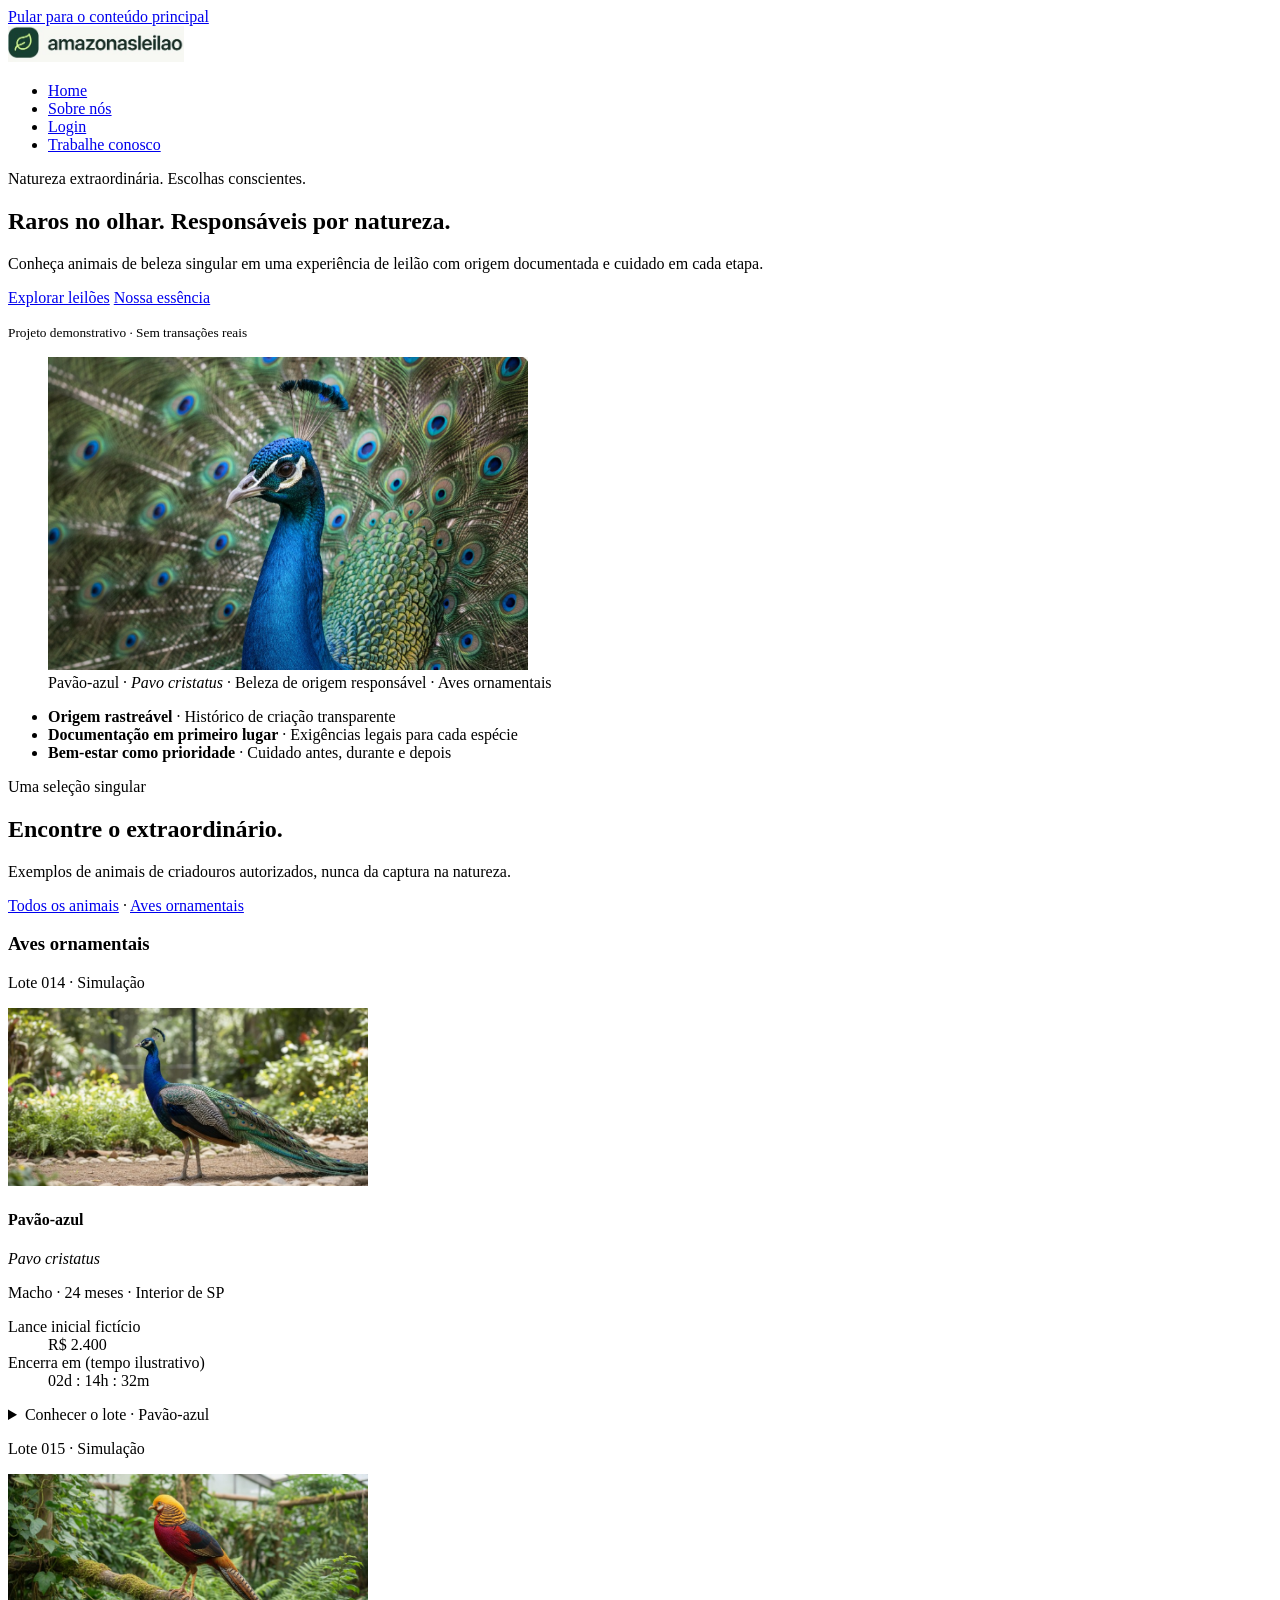
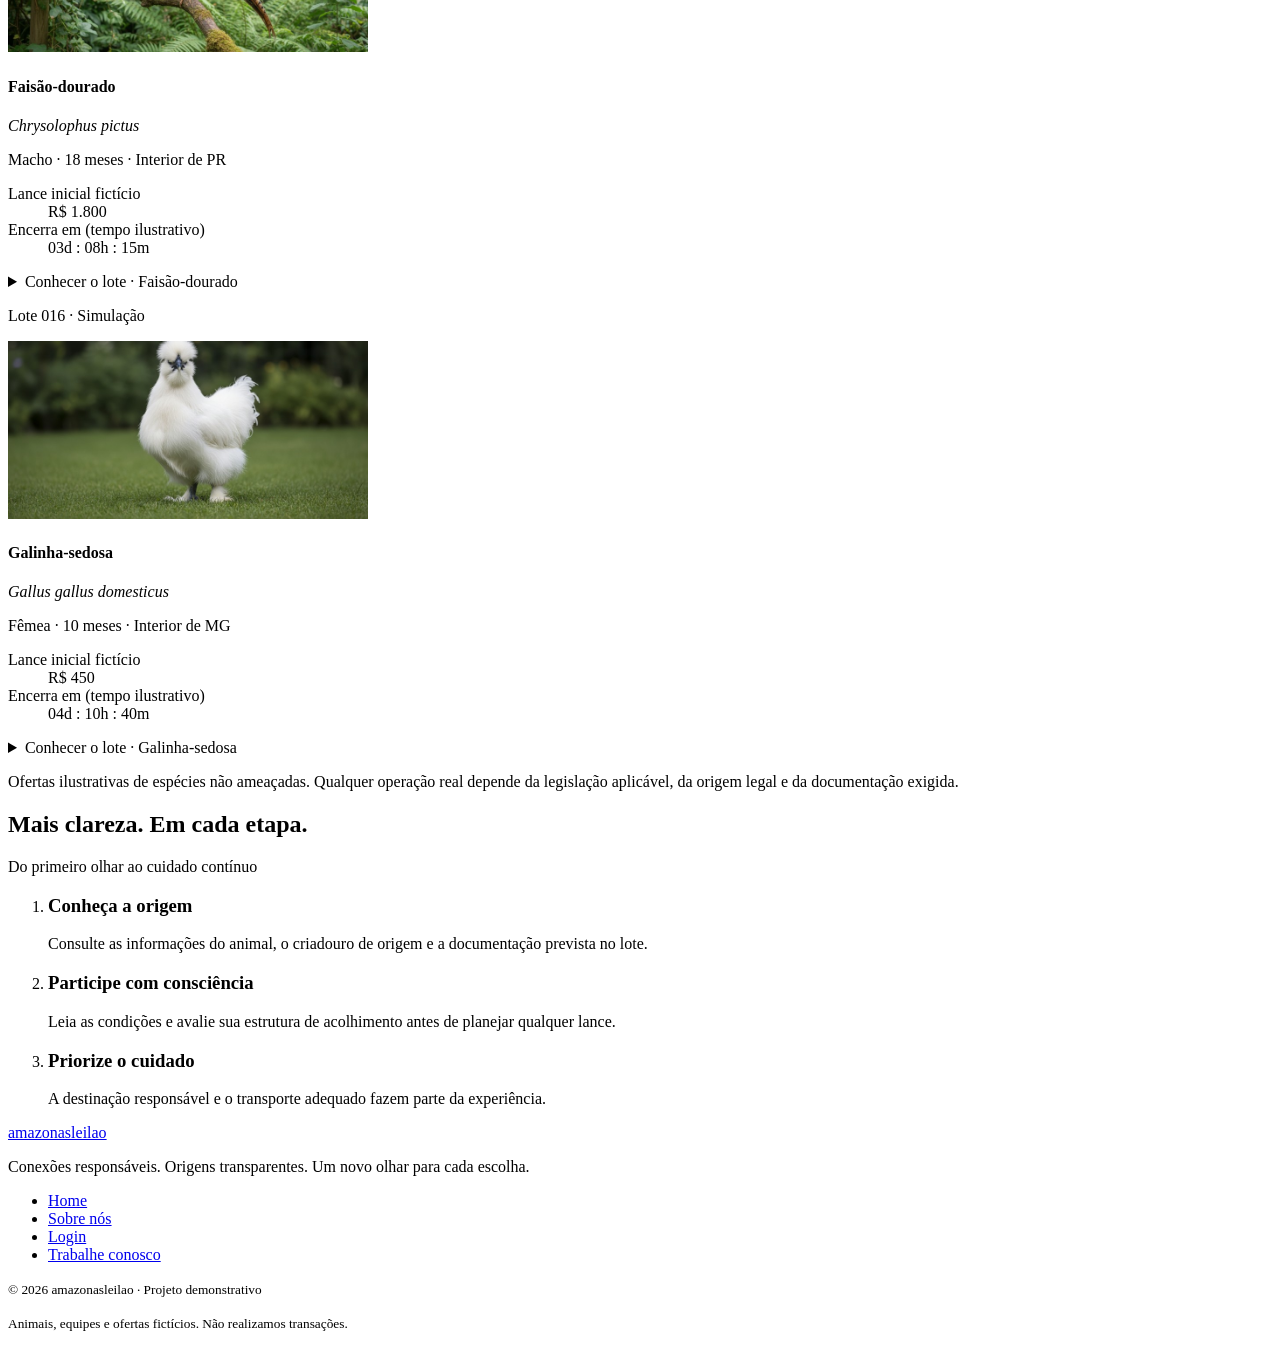
<file: index.html>
<!DOCTYPE html>
<html lang="pt-BR">

<head>
  <meta charset="UTF-8">
  <meta name="viewport" content="width=device-width, initial-scale=1.0">
  <meta name="description"
    content="Amazonasleilao: conexões responsáveis, origens transparentes. Projeto demonstrativo de leilões de animais de criação.">
  <title>Home | Amazonasleilao</title>
</head>

<body>
  <a href="#conteudo">Pular para o conteúdo principal</a>
  <header>
    <a href="index.html"><img src="imagens/logo.jpg" alt="Amazonasleilao · página inicial" width="176"
        loading="lazy"></a>
    <nav aria-label="Navegação principal">
      <ul>
        <li><a href="index.html" aria-current="page">Home</a></li>
        <li><a href="sobre.html">Sobre nós</a></li>
        <li><a href="login.html">Login</a></li>
        <li><a href="trabalhe-conosco.html">Trabalhe conosco</a></li>
      </ul>
    </nav>
  </header>
  <main id="conteudo" tabindex="-1">
    <section aria-labelledby="apresentacao">
      <p>Natureza extraordinária. Escolhas conscientes.</p>
      <h1 id="apresentacao">Raros no olhar. Responsáveis por natureza.</h1>
      <p>Conheça animais de beleza singular em uma experiência de leilão com origem documentada e cuidado em cada etapa.
      </p>
      <p><a href="#leiloes">Explorar leilões</a> <a href="sobre.html">Nossa essência</a></p>
      <p><small>Projeto demonstrativo · Sem transações reais</small></p>
      <figure><img src="imagens/pavao-destaque.jpg"
          alt="Pavão-azul com a cauda aberta, exibindo suas penas azuis e verdes." width="480" loading="lazy">
        <figcaption>Pavão-azul · <i lang="la">Pavo cristatus</i> · Beleza de origem responsável · Aves ornamentais
        </figcaption>
      </figure>
      <ul>
        <li><strong>Origem rastreável</strong> · Histórico de criação transparente</li>
        <li><strong>Documentação em primeiro lugar</strong> · Exigências legais para cada espécie</li>
        <li><strong>Bem-estar como prioridade</strong> · Cuidado antes, durante e depois</li>
      </ul>
    </section>
    <section id="leiloes" aria-labelledby="selecao">
      <p>Uma seleção singular</p>
      <h2 id="selecao">Encontre o extraordinário.</h2>
      <p>Exemplos de animais de criadouros autorizados, nunca da captura na natureza.</p>
      <nav aria-label="Categorias de animais"><a href="#lotes">Todos os animais</a> · <a href="#aves-ornamentais">Aves
          ornamentais</a></nav>
      <div id="lotes">
        <section id="aves-ornamentais" aria-labelledby="titulo-aves">
          <h3 id="titulo-aves">Aves ornamentais</h3>
          <article id="lote-014" aria-labelledby="nome-014">
            <p>Lote 014 · Simulação</p>
            <img src="imagens/pavao-azul.jpg" alt="Pavão-azul em um ambiente arborizado de criação." width="360"
              loading="lazy">
            <h4 id="nome-014">Pavão-azul</h4>
            <p><i lang="la">Pavo cristatus</i></p>
            <p>Macho · 24 meses · Interior de SP</p>
            <dl>
              <dt>Lance inicial fictício</dt>
              <dd>R$ 2.400</dd>
              <dt>Encerra em (tempo ilustrativo)</dt>
              <dd>02d : 14h : 32m</dd>
            </dl>
            <details>
              <summary>Conhecer o lote · Pavão-azul</summary>
              <p>Oferta ilustrativa. Consulte as informações do animal, o criadouro de origem e a documentação prevista
                no lote antes de planejar qualquer lance.</p>
              <p><a href="login.html">Entrar para acompanhar sua seleção</a></p>
            </details>
          </article>
          <article id="lote-015" aria-labelledby="nome-015">
            <p>Lote 015 · Simulação</p>
            <img src="imagens/faisao-dourado.jpg" alt="Faisão-dourado em um ambiente arborizado de criação." width="360"
              loading="lazy">
            <h4 id="nome-015">Faisão-dourado</h4>
            <p><i lang="la">Chrysolophus pictus</i></p>
            <p>Macho · 18 meses · Interior de PR</p>
            <dl>
              <dt>Lance inicial fictício</dt>
              <dd>R$ 1.800</dd>
              <dt>Encerra em (tempo ilustrativo)</dt>
              <dd>03d : 08h : 15m</dd>
            </dl>
            <details>
              <summary>Conhecer o lote · Faisão-dourado</summary>
              <p>Oferta ilustrativa. Consulte as informações do animal, o criadouro de origem e a documentação prevista
                no lote antes de planejar qualquer lance.</p>
              <p><a href="login.html">Entrar para acompanhar sua seleção</a></p>
            </details>
          </article>
          <article id="lote-016" aria-labelledby="nome-016">
            <p>Lote 016 · Simulação</p>
            <img src="imagens/galinha-sedosa.jpg" alt="Galinha-sedosa em um ambiente arborizado de criação." width="360"
              loading="lazy">
            <h4 id="nome-016">Galinha-sedosa</h4>
            <p><i lang="la">Gallus gallus domesticus</i></p>
            <p>Fêmea · 10 meses · Interior de MG</p>
            <dl>
              <dt>Lance inicial fictício</dt>
              <dd>R$ 450</dd>
              <dt>Encerra em (tempo ilustrativo)</dt>
              <dd>04d : 10h : 40m</dd>
            </dl>
            <details>
              <summary>Conhecer o lote · Galinha-sedosa</summary>
              <p>Oferta ilustrativa. Consulte as informações do animal, o criadouro de origem e a documentação prevista
                no lote antes de planejar qualquer lance.</p>
              <p><a href="login.html">Entrar para acompanhar sua seleção</a></p>
            </details>
          </article>
        </section>
      </div>
      <aside aria-label="Informações sobre as ofertas">
        <p>Ofertas ilustrativas de espécies não ameaçadas. Qualquer operação real depende da legislação aplicável, da
          origem legal e da documentação exigida.</p>
      </aside>
    </section>
    <section aria-labelledby="etapas">
      <h2 id="etapas">Mais clareza. Em cada etapa.</h2>
      <p>Do primeiro olhar ao cuidado contínuo</p>
      <ol>
        <li>
          <h3>Conheça a origem</h3>
          <p>Consulte as informações do animal, o criadouro de origem e a documentação prevista no lote.</p>
        </li>
        <li>
          <h3>Participe com consciência</h3>
          <p>Leia as condições e avalie sua estrutura de acolhimento antes de planejar qualquer lance.</p>
        </li>
        <li>
          <h3>Priorize o cuidado</h3>
          <p>A destinação responsável e o transporte adequado fazem parte da experiência.</p>
        </li>
      </ol>
    </section>
  </main>
  <footer>
    <p><a href="index.html">amazonasleilao</a></p>
    <p>Conexões responsáveis. Origens transparentes. Um novo olhar para cada escolha.</p>
    <nav aria-label="Navegação do rodapé">
      <ul>
        <li><a href="index.html" aria-current="page">Home</a></li>
        <li><a href="sobre.html">Sobre nós</a></li>
        <li><a href="login.html">Login</a></li>
        <li><a href="trabalhe-conosco.html">Trabalhe conosco</a></li>
      </ul>
    </nav>
    <p><small>&copy; 2026 amazonasleilao · Projeto demonstrativo</small></p>
    <p><small>Animais, equipes e ofertas fictícios. Não realizamos transações.</small></p>
  </footer>
</body>

</html>
</file>
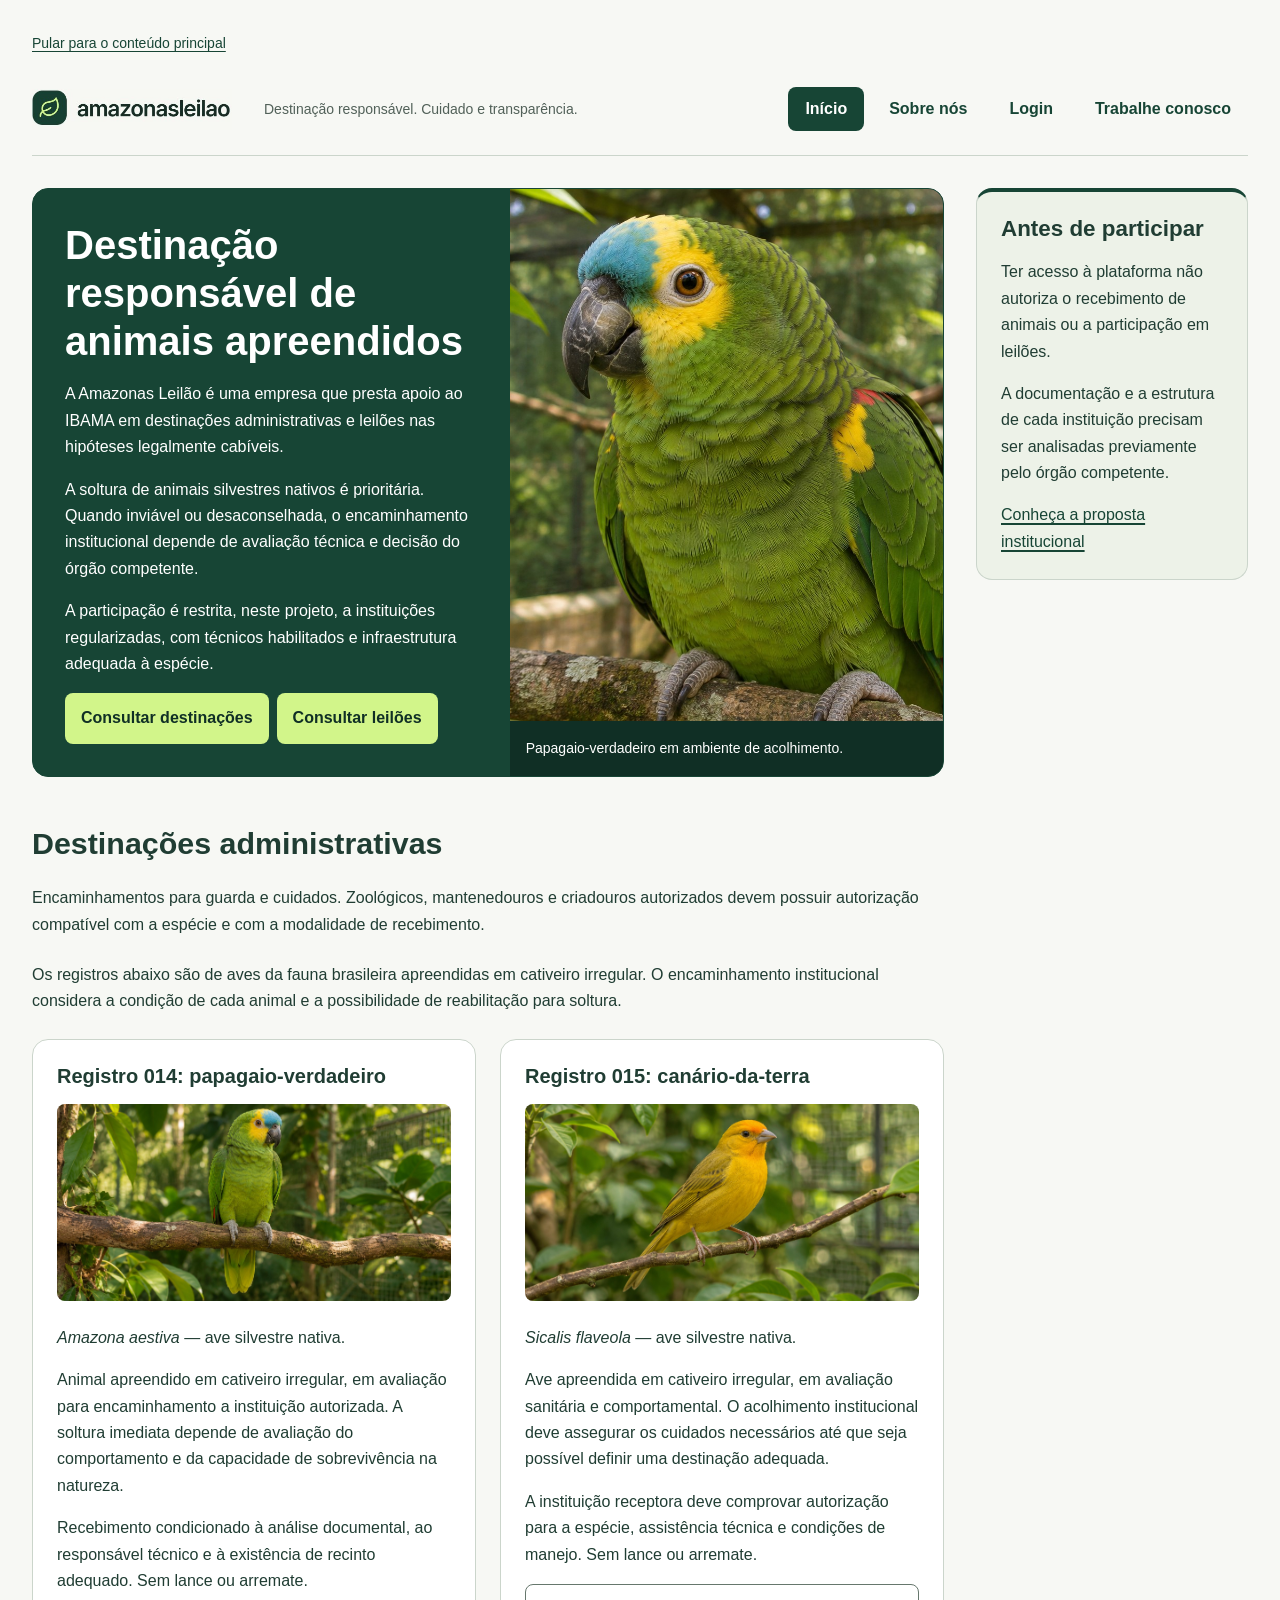
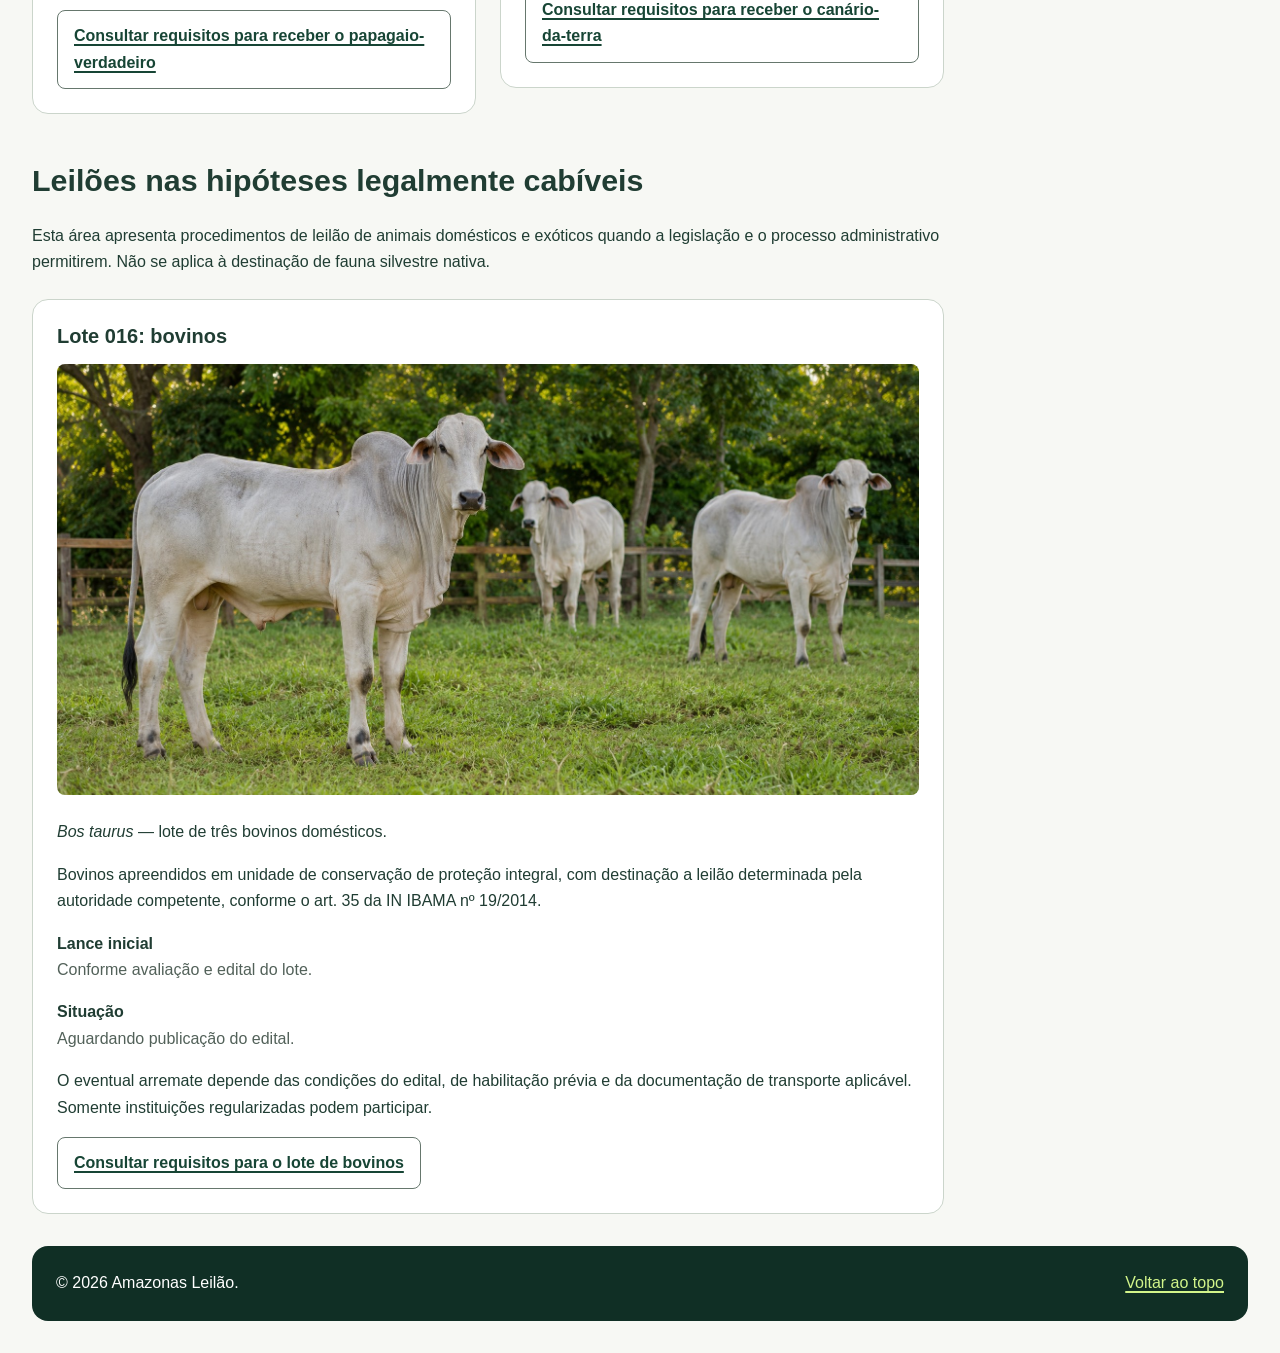
<file: docs/index.html>
<!DOCTYPE html>
<html lang="pt-BR">
<head>
  <meta charset="UTF-8">
  <meta name="viewport" content="width=device-width, initial-scale=1.0">
  <meta name="description" content="Destinações administrativas e leilões demonstrativos de animais apreendidos.">
  <title>Início | Amazonas Leilão</title>
  <link rel="stylesheet" href="index.css">
</head>
<body class="inicio">
  <a class="pular" href="#conteudo">Pular para o conteúdo principal</a>
  <header id="topo">
    <a class="logo" href="index.html"><img src="imagens/logo.jpg" alt="Amazonas Leilão, página inicial" width="176"></a>
    <p>Destinação responsável. Cuidado e transparência.</p>
    <nav aria-label="Navegação principal">
      <ul>
        <li><a href="index.html" aria-current="page">Início</a></li>
        <li><a href="sobre.html">Sobre nós</a></li>
        <li><a href="login.html">Login</a></li>
        <li><a href="trabalhe-conosco.html">Trabalhe conosco</a></li>
      </ul>
    </nav>
  </header>
  <main id="conteudo" tabindex="-1">
    <section class="apresentacao">
      <div class="apresentacao-texto">
        <h1>Destinação responsável de animais apreendidos</h1>
        <p>A Amazonas Leilão é uma empresa que presta apoio ao IBAMA em destinações administrativas e leilões nas hipóteses legalmente cabíveis.</p>
        <p>A soltura de animais silvestres nativos é prioritária. Quando inviável ou desaconselhada, o encaminhamento institucional depende de avaliação técnica e decisão do órgão competente.</p>
        <p>A participação é restrita, neste projeto, a instituições regularizadas, com técnicos habilitados e infraestrutura adequada à espécie.</p>
        <p class="acoes"><a href="#destinacoes">Consultar destinações</a><a href="#leiloes">Consultar leilões</a></p>
      </div>
      <figure>
        <img src="imagens/papagaio-destaque.jpg" alt="Papagaio-verdadeiro com testa azul e face amarela, pousado em um galho." width="480">
        <figcaption>Papagaio-verdadeiro em ambiente de acolhimento.</figcaption>
      </figure>
    </section>
    <section id="destinacoes" class="grade lotes">
      <h2>Destinações administrativas</h2>
      <p>Encaminhamentos para guarda e cuidados. Zoológicos, mantenedouros e criadouros autorizados devem possuir autorização compatível com a espécie e com a modalidade de recebimento.</p>
      <p>Os registros abaixo são de aves da fauna brasileira apreendidas em cativeiro irregular. O encaminhamento institucional considera a condição de cada animal e a possibilidade de reabilitação para soltura.</p>
      <article>
        <h3>Registro 014: papagaio-verdadeiro</h3>
        <img src="imagens/papagaio-verdadeiro.jpg" alt="Papagaio-verdadeiro de plumagem verde, testa azul e face amarela sobre um galho." width="360" loading="lazy">
        <p><i lang="la">Amazona aestiva</i> — ave silvestre nativa.</p>
        <p>Animal apreendido em cativeiro irregular, em avaliação para encaminhamento a instituição autorizada. A soltura imediata depende de avaliação do comportamento e da capacidade de sobrevivência na natureza.</p>
        <p>Recebimento condicionado à análise documental, ao responsável técnico e à existência de recinto adequado. Sem lance ou arremate.</p>
        <a href="login.html">Consultar requisitos para receber o papagaio-verdadeiro</a>
      </article>
      <article>
        <h3>Registro 015: canário-da-terra</h3>
        <img src="imagens/canario-da-terra.jpg" alt="Canário-da-terra de plumagem amarela e testa alaranjada pousado em um galho." width="360" loading="lazy">
        <p><i lang="la">Sicalis flaveola</i> — ave silvestre nativa.</p>
        <p>Ave apreendida em cativeiro irregular, em avaliação sanitária e comportamental. O acolhimento institucional deve assegurar os cuidados necessários até que seja possível definir uma destinação adequada.</p>
        <p>A instituição receptora deve comprovar autorização para a espécie, assistência técnica e condições de manejo. Sem lance ou arremate.</p>
        <a href="login.html">Consultar requisitos para receber o canário-da-terra</a>
      </article>
    </section>
    <section id="leiloes" class="grade lotes">
      <h2>Leilões nas hipóteses legalmente cabíveis</h2>
      <p>Esta área apresenta procedimentos de leilão de animais domésticos e exóticos quando a legislação e o processo administrativo permitirem. Não se aplica à destinação de fauna silvestre nativa.</p>
      <article>
        <h3>Lote 016: bovinos</h3>
        <img src="imagens/bovinos.jpg" alt="Três bovinos de pelagem clara em pasto cercado, com árvores ao fundo." width="360" loading="lazy">
        <p><i lang="la">Bos taurus</i> — lote de três bovinos domésticos.</p>
        <p>Bovinos apreendidos em unidade de conservação de proteção integral, com destinação a leilão determinada pela autoridade competente, conforme o art. 35 da IN IBAMA nº 19/2014.</p>
        <dl>
          <dt>Lance inicial</dt>
          <dd>Conforme avaliação e edital do lote.</dd>
          <dt>Situação</dt>
          <dd>Aguardando publicação do edital.</dd>
        </dl>
        <p>O eventual arremate depende das condições do edital, de habilitação prévia e da documentação de transporte aplicável. Somente instituições regularizadas podem participar.</p>
        <a href="login.html">Consultar requisitos para o lote de bovinos</a>
      </article>
    </section>
  </main>
  <aside id="lateral" aria-labelledby="titulo-lateral">
    <h2 id="titulo-lateral">Antes de participar</h2>
    <p>Ter acesso à plataforma não autoriza o recebimento de animais ou a participação em leilões.</p>
    <p>A documentação e a estrutura de cada instituição precisam ser analisadas previamente pelo órgão competente.</p>
    <a href="sobre.html">Conheça a proposta institucional</a>
  </aside>
  <footer id="rodape">
    <p>&copy; 2026 Amazonas Leilão.</p>
    <a href="#topo">Voltar ao topo</a>
  </footer>
</body>
</html>
</file>
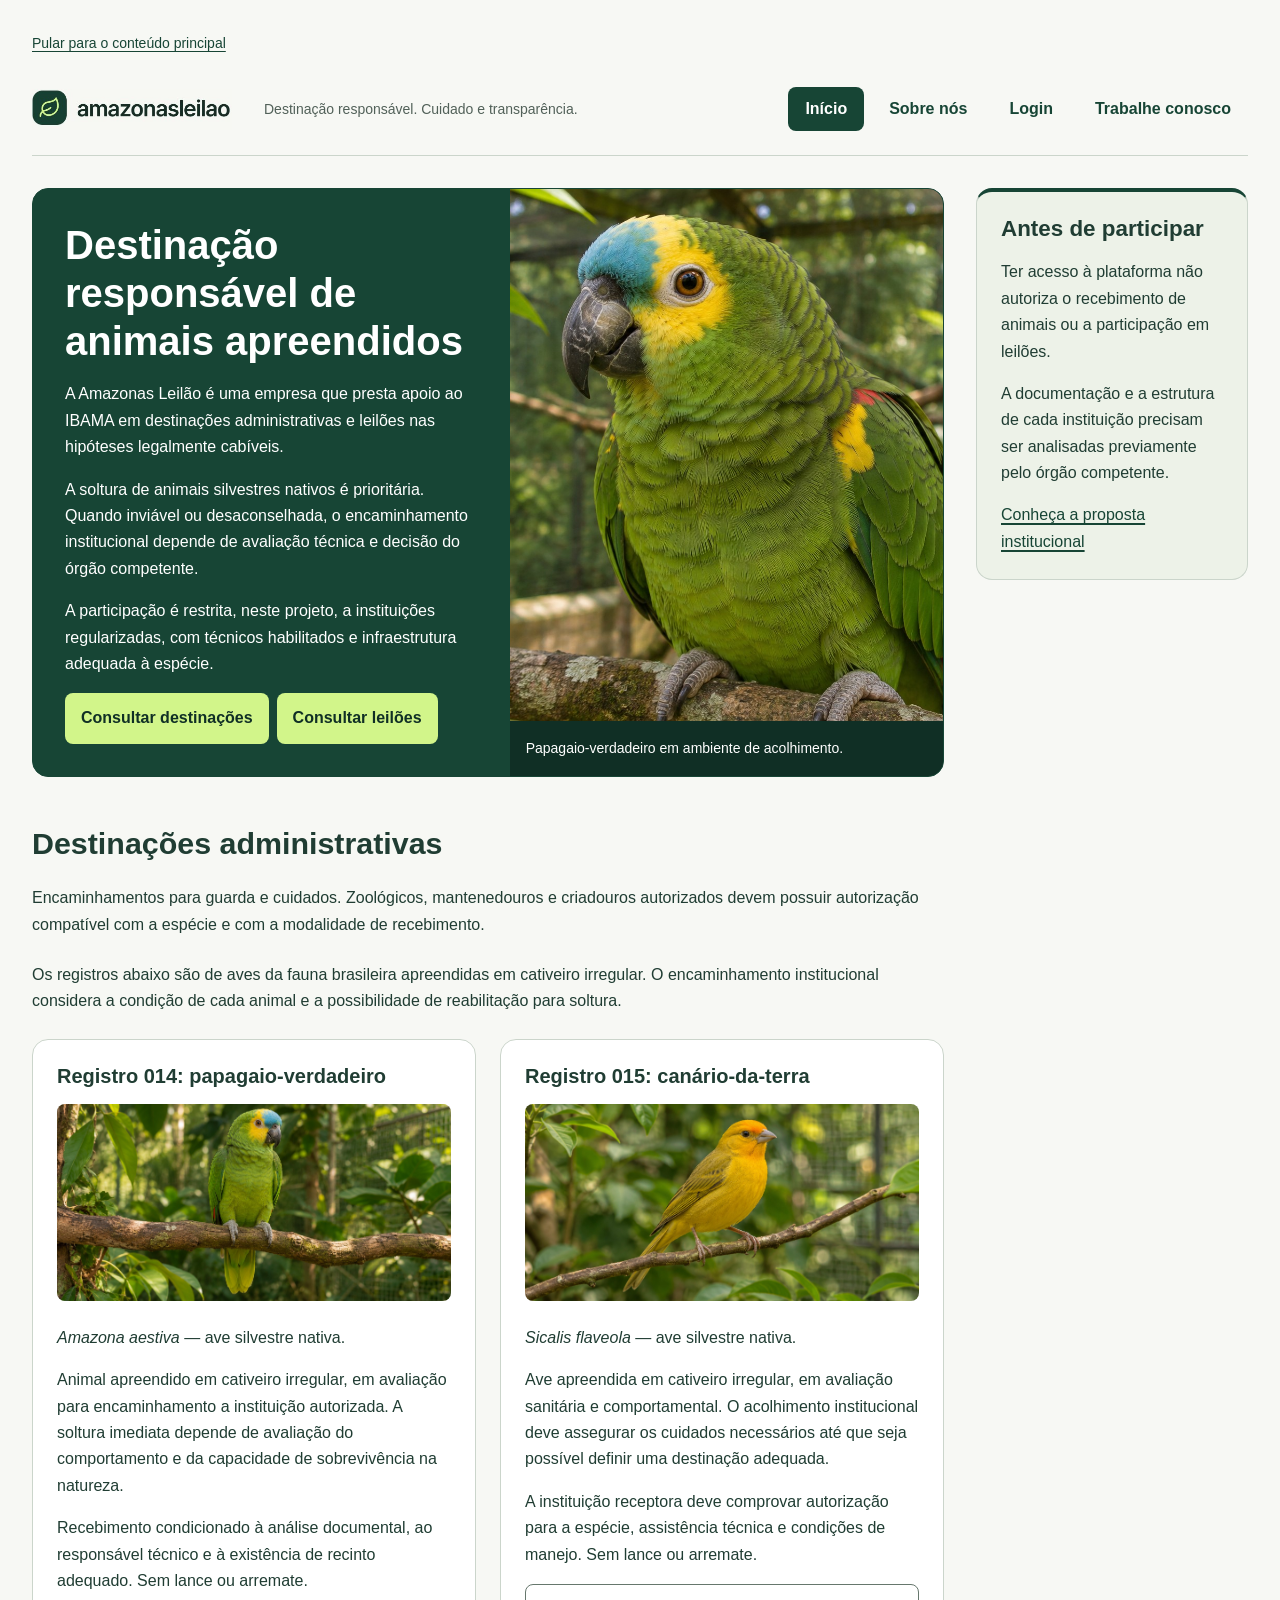
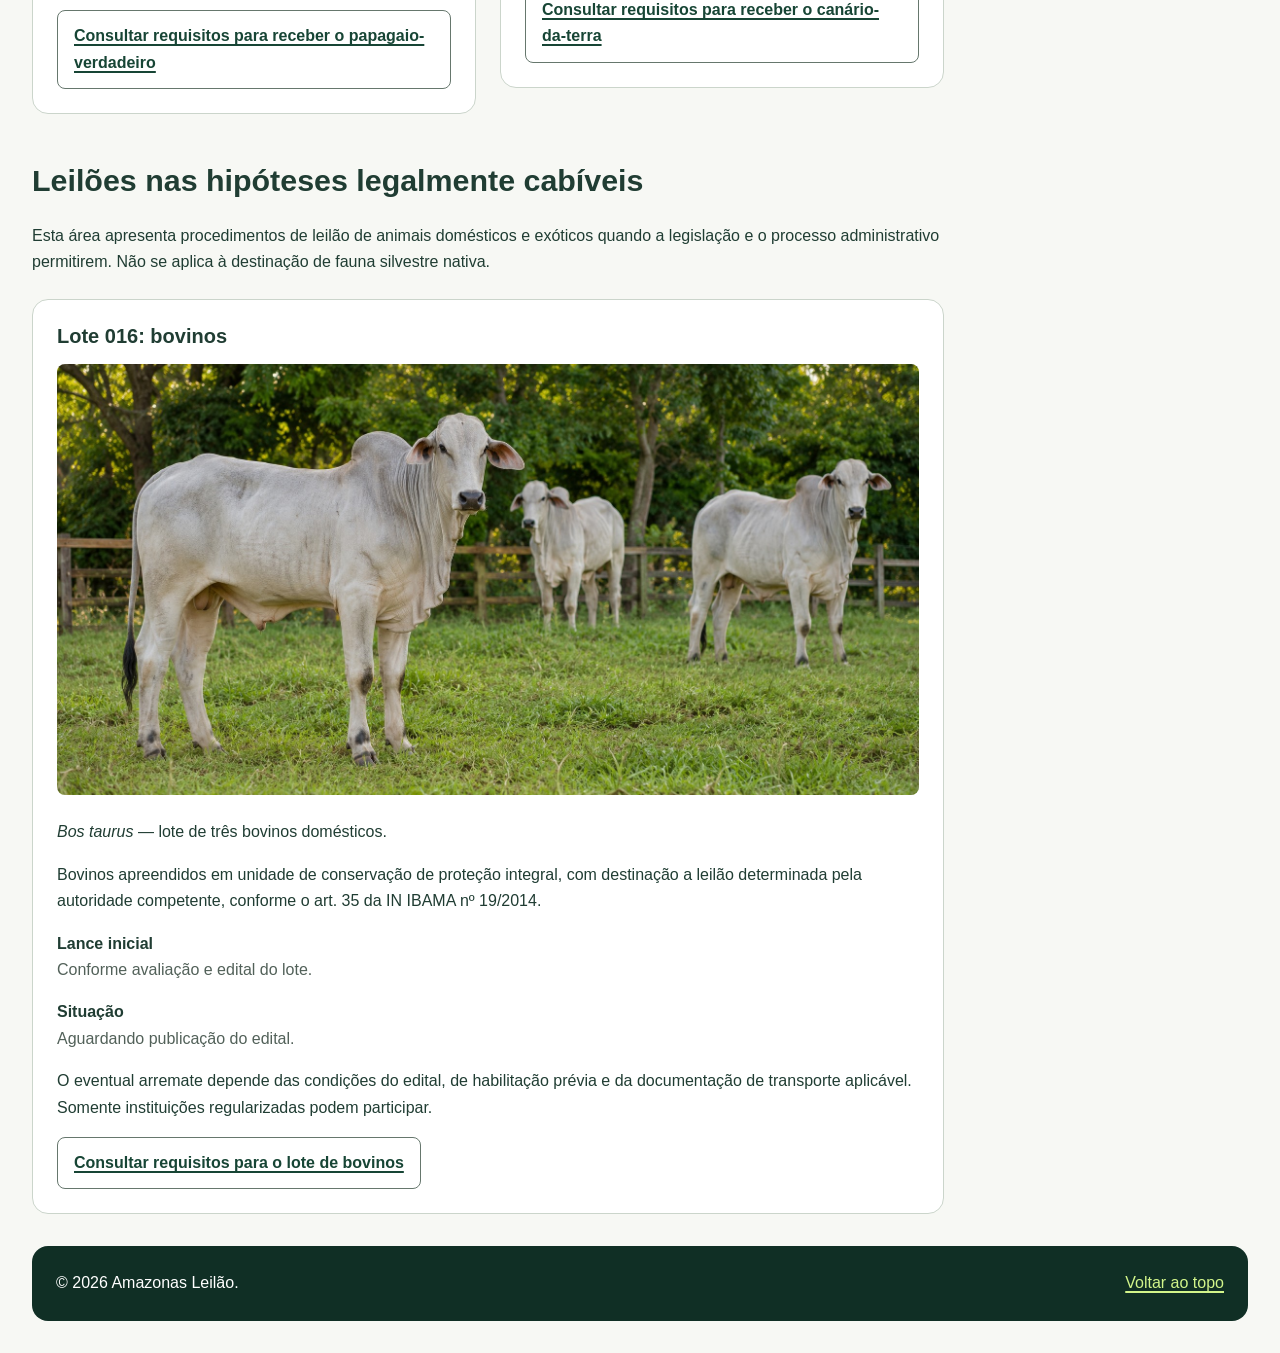
<file: paginas/index.html>
<!DOCTYPE html>
<html lang="pt-BR">
<head>
  <meta charset="UTF-8">
  <meta name="viewport" content="width=device-width, initial-scale=1.0">
  <meta name="description" content="Destinações administrativas e leilões demonstrativos de animais apreendidos.">
  <title>Início | Amazonas Leilão</title>
  <link rel="stylesheet" href="index.css">
</head>
<body class="inicio">
  <a class="pular" href="#conteudo">Pular para o conteúdo principal</a>
  <header id="topo">
    <a class="logo" href="index.html"><img src="../imagens/logo.jpg" alt="Amazonas Leilão, página inicial" width="176"></a>
    <p>Destinação responsável. Cuidado e transparência.</p>
    <nav aria-label="Navegação principal">
      <ul>
        <li><a href="index.html" aria-current="page">Início</a></li>
        <li><a href="sobre.html">Sobre nós</a></li>
        <li><a href="login.html">Login</a></li>
        <li><a href="trabalhe-conosco.html">Trabalhe conosco</a></li>
      </ul>
    </nav>
  </header>
  <main id="conteudo" tabindex="-1">
    <section class="apresentacao">
      <div class="apresentacao-texto">
        <h1>Destinação responsável de animais apreendidos</h1>
        <p>A Amazonas Leilão é uma empresa que presta apoio ao IBAMA em destinações administrativas e leilões nas hipóteses legalmente cabíveis.</p>
        <p>A soltura de animais silvestres nativos é prioritária. Quando inviável ou desaconselhada, o encaminhamento institucional depende de avaliação técnica e decisão do órgão competente.</p>
        <p>A participação é restrita, neste projeto, a instituições regularizadas, com técnicos habilitados e infraestrutura adequada à espécie.</p>
        <p class="acoes"><a href="#destinacoes">Consultar destinações</a><a href="#leiloes">Consultar leilões</a></p>
      </div>
      <figure>
        <img src="../imagens/papagaio-destaque.jpg" alt="Papagaio-verdadeiro com testa azul e face amarela, pousado em um galho." width="480">
        <figcaption>Papagaio-verdadeiro em ambiente de acolhimento.</figcaption>
      </figure>
    </section>
    <section id="destinacoes" class="grade lotes">
      <h2>Destinações administrativas</h2>
      <p>Encaminhamentos para guarda e cuidados. Zoológicos, mantenedouros e criadouros autorizados devem possuir autorização compatível com a espécie e com a modalidade de recebimento.</p>
      <p>Os registros abaixo são de aves da fauna brasileira apreendidas em cativeiro irregular. O encaminhamento institucional considera a condição de cada animal e a possibilidade de reabilitação para soltura.</p>
      <article>
        <h3>Registro 014: papagaio-verdadeiro</h3>
        <img src="../imagens/papagaio-verdadeiro.jpg" alt="Papagaio-verdadeiro de plumagem verde, testa azul e face amarela sobre um galho." width="360" loading="lazy">
        <p><i lang="la">Amazona aestiva</i> — ave silvestre nativa.</p>
        <p>Animal apreendido em cativeiro irregular, em avaliação para encaminhamento a instituição autorizada. A soltura imediata depende de avaliação do comportamento e da capacidade de sobrevivência na natureza.</p>
        <p>Recebimento condicionado à análise documental, ao responsável técnico e à existência de recinto adequado. Sem lance ou arremate.</p>
        <a href="login.html">Consultar requisitos para receber o papagaio-verdadeiro</a>
      </article>
      <article>
        <h3>Registro 015: canário-da-terra</h3>
        <img src="../imagens/canario-da-terra.jpg" alt="Canário-da-terra de plumagem amarela e testa alaranjada pousado em um galho." width="360" loading="lazy">
        <p><i lang="la">Sicalis flaveola</i> — ave silvestre nativa.</p>
        <p>Ave apreendida em cativeiro irregular, em avaliação sanitária e comportamental. O acolhimento institucional deve assegurar os cuidados necessários até que seja possível definir uma destinação adequada.</p>
        <p>A instituição receptora deve comprovar autorização para a espécie, assistência técnica e condições de manejo. Sem lance ou arremate.</p>
        <a href="login.html">Consultar requisitos para receber o canário-da-terra</a>
      </article>
    </section>
    <section id="leiloes" class="grade lotes">
      <h2>Leilões nas hipóteses legalmente cabíveis</h2>
      <p>Esta área apresenta procedimentos de leilão de animais domésticos e exóticos quando a legislação e o processo administrativo permitirem. Não se aplica à destinação de fauna silvestre nativa.</p>
      <article>
        <h3>Lote 016: bovinos</h3>
        <img src="../imagens/bovinos.jpg" alt="Três bovinos de pelagem clara em pasto cercado, com árvores ao fundo." width="360" loading="lazy">
        <p><i lang="la">Bos taurus</i> — lote de três bovinos domésticos.</p>
        <p>Bovinos apreendidos em unidade de conservação de proteção integral, com destinação a leilão determinada pela autoridade competente, conforme o art. 35 da IN IBAMA nº 19/2014.</p>
        <dl>
          <dt>Lance inicial</dt>
          <dd>Conforme avaliação e edital do lote.</dd>
          <dt>Situação</dt>
          <dd>Aguardando publicação do edital.</dd>
        </dl>
        <p>O eventual arremate depende das condições do edital, de habilitação prévia e da documentação de transporte aplicável. Somente instituições regularizadas podem participar.</p>
        <a href="login.html">Consultar requisitos para o lote de bovinos</a>
      </article>
    </section>
  </main>
  <aside id="lateral" aria-labelledby="titulo-lateral">
    <h2 id="titulo-lateral">Antes de participar</h2>
    <p>Ter acesso à plataforma não autoriza o recebimento de animais ou a participação em leilões.</p>
    <p>A documentação e a estrutura de cada instituição precisam ser analisadas previamente pelo órgão competente.</p>
    <a href="sobre.html">Conheça a proposta institucional</a>
  </aside>
  <footer id="rodape">
    <p>&copy; 2026 Amazonas Leilão.</p>
    <a href="#topo">Voltar ao topo</a>
  </footer>
</body>
</html>
</file>
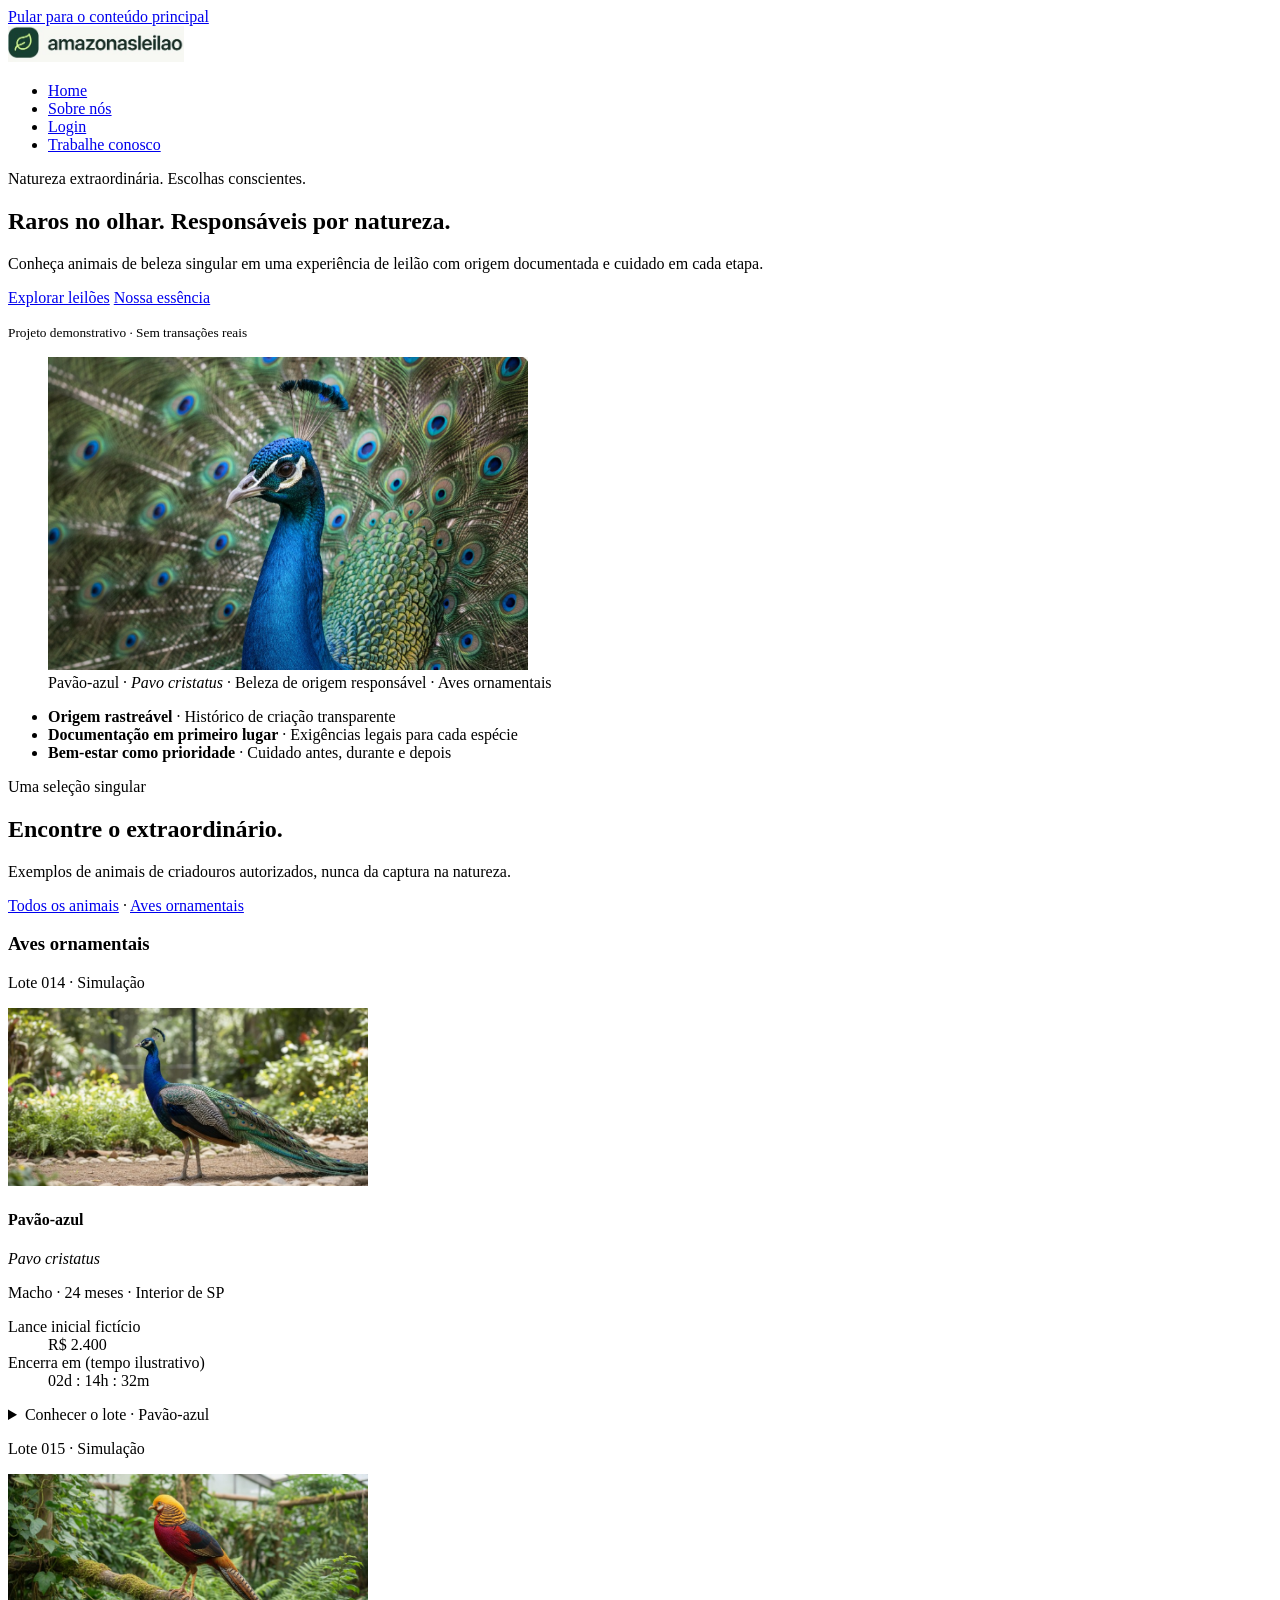
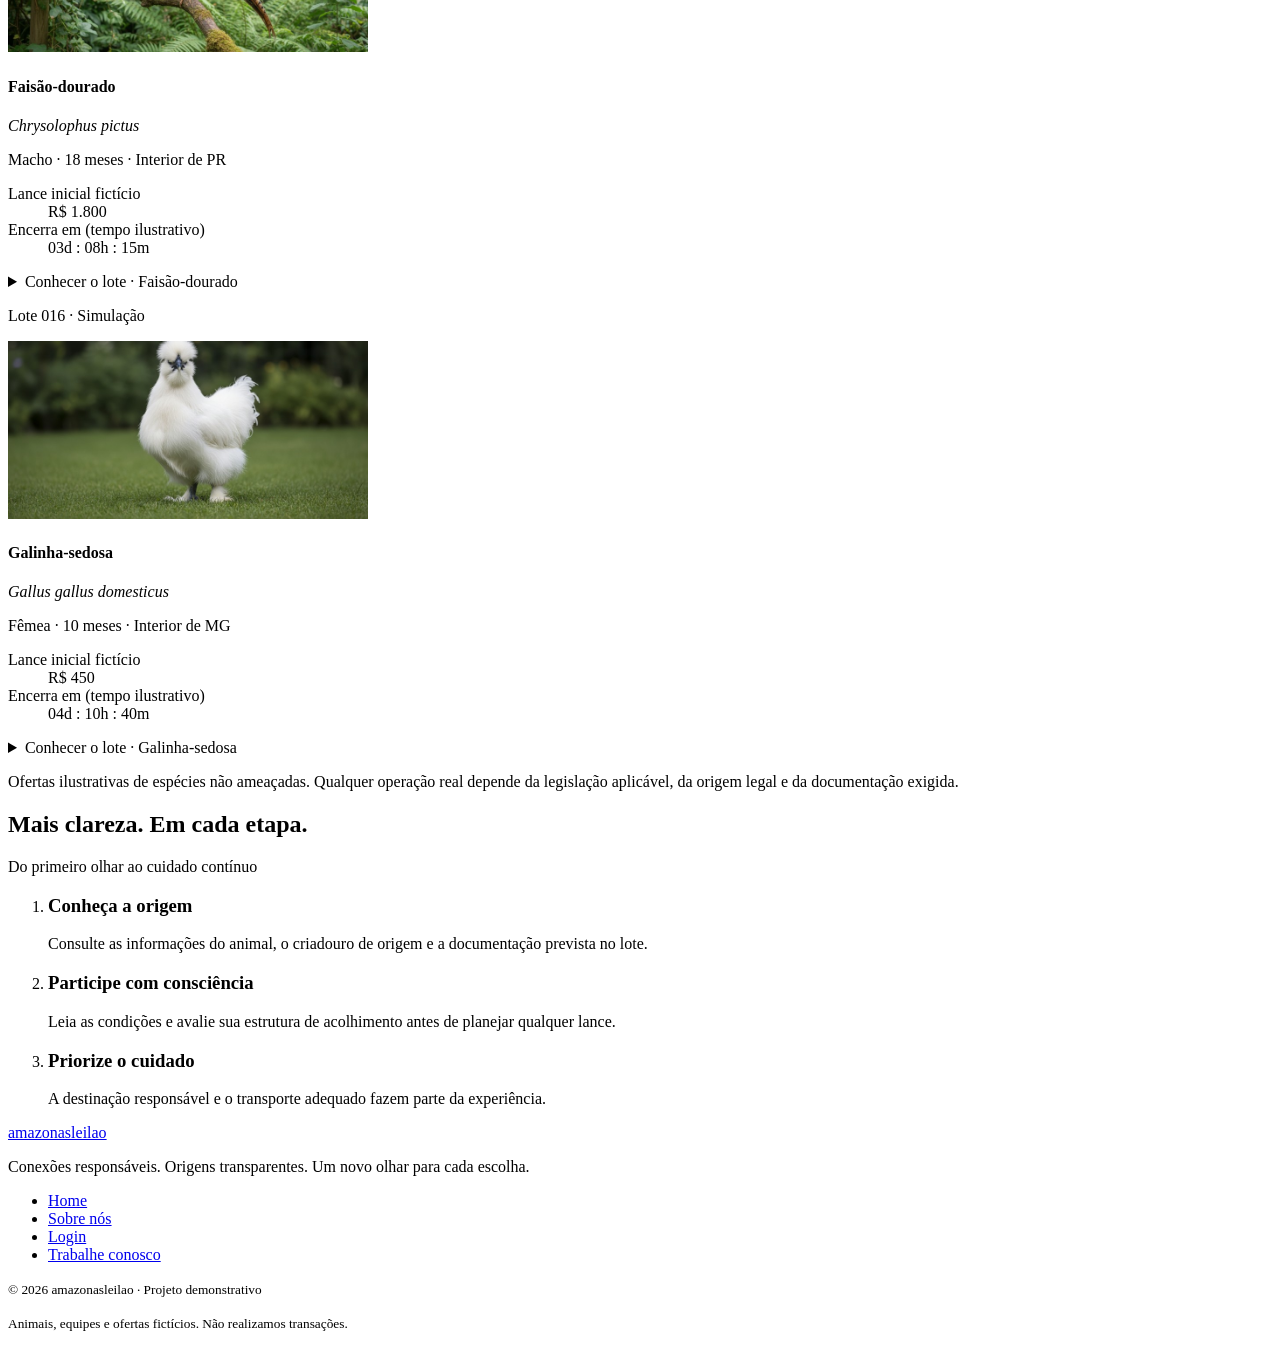
<file: Documents/HTML-CSS UNI/amozonas_leilao/index.html>
<!DOCTYPE html>
<html lang="pt-BR">
<head>
  <meta charset="UTF-8">
  <meta name="viewport" content="width=device-width, initial-scale=1.0">
  <meta name="description" content="Amazonasleilao: conexões responsáveis, origens transparentes. Projeto demonstrativo de leilões de animais de criação.">
  <title>Home | Amazonasleilao</title>
</head>
<body>
  <a href="#conteudo">Pular para o conteúdo principal</a>
  <header>
    <a href="index.html"><img src="imagens/logo.jpg" alt="Amazonasleilao · página inicial" width="176" loading="lazy"></a>
    <nav aria-label="Navegação principal"><ul>
      <li><a href="index.html" aria-current="page">Home</a></li>
      <li><a href="sobre.html">Sobre nós</a></li>
      <li><a href="login.html">Login</a></li>
      <li><a href="trabalhe-conosco.html">Trabalhe conosco</a></li>
</ul></nav>
  </header>
  <main id="conteudo" tabindex="-1">
    <section aria-labelledby="apresentacao">
      <p>Natureza extraordinária. Escolhas conscientes.</p>
      <h1 id="apresentacao">Raros no olhar. Responsáveis por natureza.</h1>
      <p>Conheça animais de beleza singular em uma experiência de leilão com origem documentada e cuidado em cada etapa.</p>
      <p><a href="#leiloes">Explorar leilões</a> <a href="sobre.html">Nossa essência</a></p>
      <p><small>Projeto demonstrativo · Sem transações reais</small></p>
      <figure><img src="imagens/pavao-destaque.jpg" alt="Pavão-azul com a cauda aberta, exibindo suas penas azuis e verdes." width="480" loading="lazy"><figcaption>Pavão-azul · <i lang="la">Pavo cristatus</i> · Beleza de origem responsável · Aves ornamentais</figcaption></figure>
      <ul>
        <li><strong>Origem rastreável</strong> · Histórico de criação transparente</li>
        <li><strong>Documentação em primeiro lugar</strong> · Exigências legais para cada espécie</li>
        <li><strong>Bem-estar como prioridade</strong> · Cuidado antes, durante e depois</li>
      </ul>
    </section>
    <section id="leiloes" aria-labelledby="selecao">
      <p>Uma seleção singular</p>
      <h2 id="selecao">Encontre o extraordinário.</h2>
      <p>Exemplos de animais de criadouros autorizados, nunca da captura na natureza.</p>
      <nav aria-label="Categorias de animais"><a href="#lotes">Todos os animais</a> · <a href="#aves-ornamentais">Aves ornamentais</a></nav>
      <div id="lotes">
      <section id="aves-ornamentais" aria-labelledby="titulo-aves">
      <h3 id="titulo-aves">Aves ornamentais</h3>
      <article id="lote-014" aria-labelledby="nome-014">
        <p>Lote 014 · Simulação</p>
        <img src="imagens/pavao-azul.jpg" alt="Pavão-azul em um ambiente arborizado de criação." width="360" loading="lazy">
        <h4 id="nome-014">Pavão-azul</h4>
        <p><i lang="la">Pavo cristatus</i></p><p>Macho · 24 meses · Interior de SP</p>
        <dl><dt>Lance inicial fictício</dt><dd>R$ 2.400</dd><dt>Encerra em (tempo ilustrativo)</dt><dd>02d : 14h : 32m</dd></dl>
        <details><summary>Conhecer o lote · Pavão-azul</summary><p>Oferta ilustrativa. Consulte as informações do animal, o criadouro de origem e a documentação prevista no lote antes de planejar qualquer lance.</p><p><a href="login.html">Entrar para acompanhar sua seleção</a></p></details>
      </article>
      <article id="lote-015" aria-labelledby="nome-015">
        <p>Lote 015 · Simulação</p>
        <img src="imagens/faisao-dourado.jpg" alt="Faisão-dourado em um ambiente arborizado de criação." width="360" loading="lazy">
        <h4 id="nome-015">Faisão-dourado</h4>
        <p><i lang="la">Chrysolophus pictus</i></p><p>Macho · 18 meses · Interior de PR</p>
        <dl><dt>Lance inicial fictício</dt><dd>R$ 1.800</dd><dt>Encerra em (tempo ilustrativo)</dt><dd>03d : 08h : 15m</dd></dl>
        <details><summary>Conhecer o lote · Faisão-dourado</summary><p>Oferta ilustrativa. Consulte as informações do animal, o criadouro de origem e a documentação prevista no lote antes de planejar qualquer lance.</p><p><a href="login.html">Entrar para acompanhar sua seleção</a></p></details>
      </article>
      <article id="lote-016" aria-labelledby="nome-016">
        <p>Lote 016 · Simulação</p>
        <img src="imagens/galinha-sedosa.jpg" alt="Galinha-sedosa em um ambiente arborizado de criação." width="360" loading="lazy">
        <h4 id="nome-016">Galinha-sedosa</h4>
        <p><i lang="la">Gallus gallus domesticus</i></p><p>Fêmea · 10 meses · Interior de MG</p>
        <dl><dt>Lance inicial fictício</dt><dd>R$ 450</dd><dt>Encerra em (tempo ilustrativo)</dt><dd>04d : 10h : 40m</dd></dl>
        <details><summary>Conhecer o lote · Galinha-sedosa</summary><p>Oferta ilustrativa. Consulte as informações do animal, o criadouro de origem e a documentação prevista no lote antes de planejar qualquer lance.</p><p><a href="login.html">Entrar para acompanhar sua seleção</a></p></details>
      </article>
      </section>
      </div>
      <aside aria-label="Informações sobre as ofertas"><p>Ofertas ilustrativas de espécies não ameaçadas. Qualquer operação real depende da legislação aplicável, da origem legal e da documentação exigida.</p></aside>
    </section>
    <section aria-labelledby="etapas">
      <h2 id="etapas">Mais clareza. Em cada etapa.</h2><p>Do primeiro olhar ao cuidado contínuo</p>
      <ol>
        <li><h3>Conheça a origem</h3><p>Consulte as informações do animal, o criadouro de origem e a documentação prevista no lote.</p></li>
        <li><h3>Participe com consciência</h3><p>Leia as condições e avalie sua estrutura de acolhimento antes de planejar qualquer lance.</p></li>
        <li><h3>Priorize o cuidado</h3><p>A destinação responsável e o transporte adequado fazem parte da experiência.</p></li>
      </ol>
    </section>
  </main>
  <footer>
    <p><a href="index.html">amazonasleilao</a></p>
    <p>Conexões responsáveis. Origens transparentes. Um novo olhar para cada escolha.</p>
    <nav aria-label="Navegação do rodapé"><ul>
      <li><a href="index.html" aria-current="page">Home</a></li>
      <li><a href="sobre.html">Sobre nós</a></li>
      <li><a href="login.html">Login</a></li>
      <li><a href="trabalhe-conosco.html">Trabalhe conosco</a></li>
</ul></nav>
    <p><small>&copy; 2026 amazonasleilao · Projeto demonstrativo</small></p>
    <p><small>Animais, equipes e ofertas fictícios. Não realizamos transações.</small></p>
  </footer>
</body>
</html>
</file>
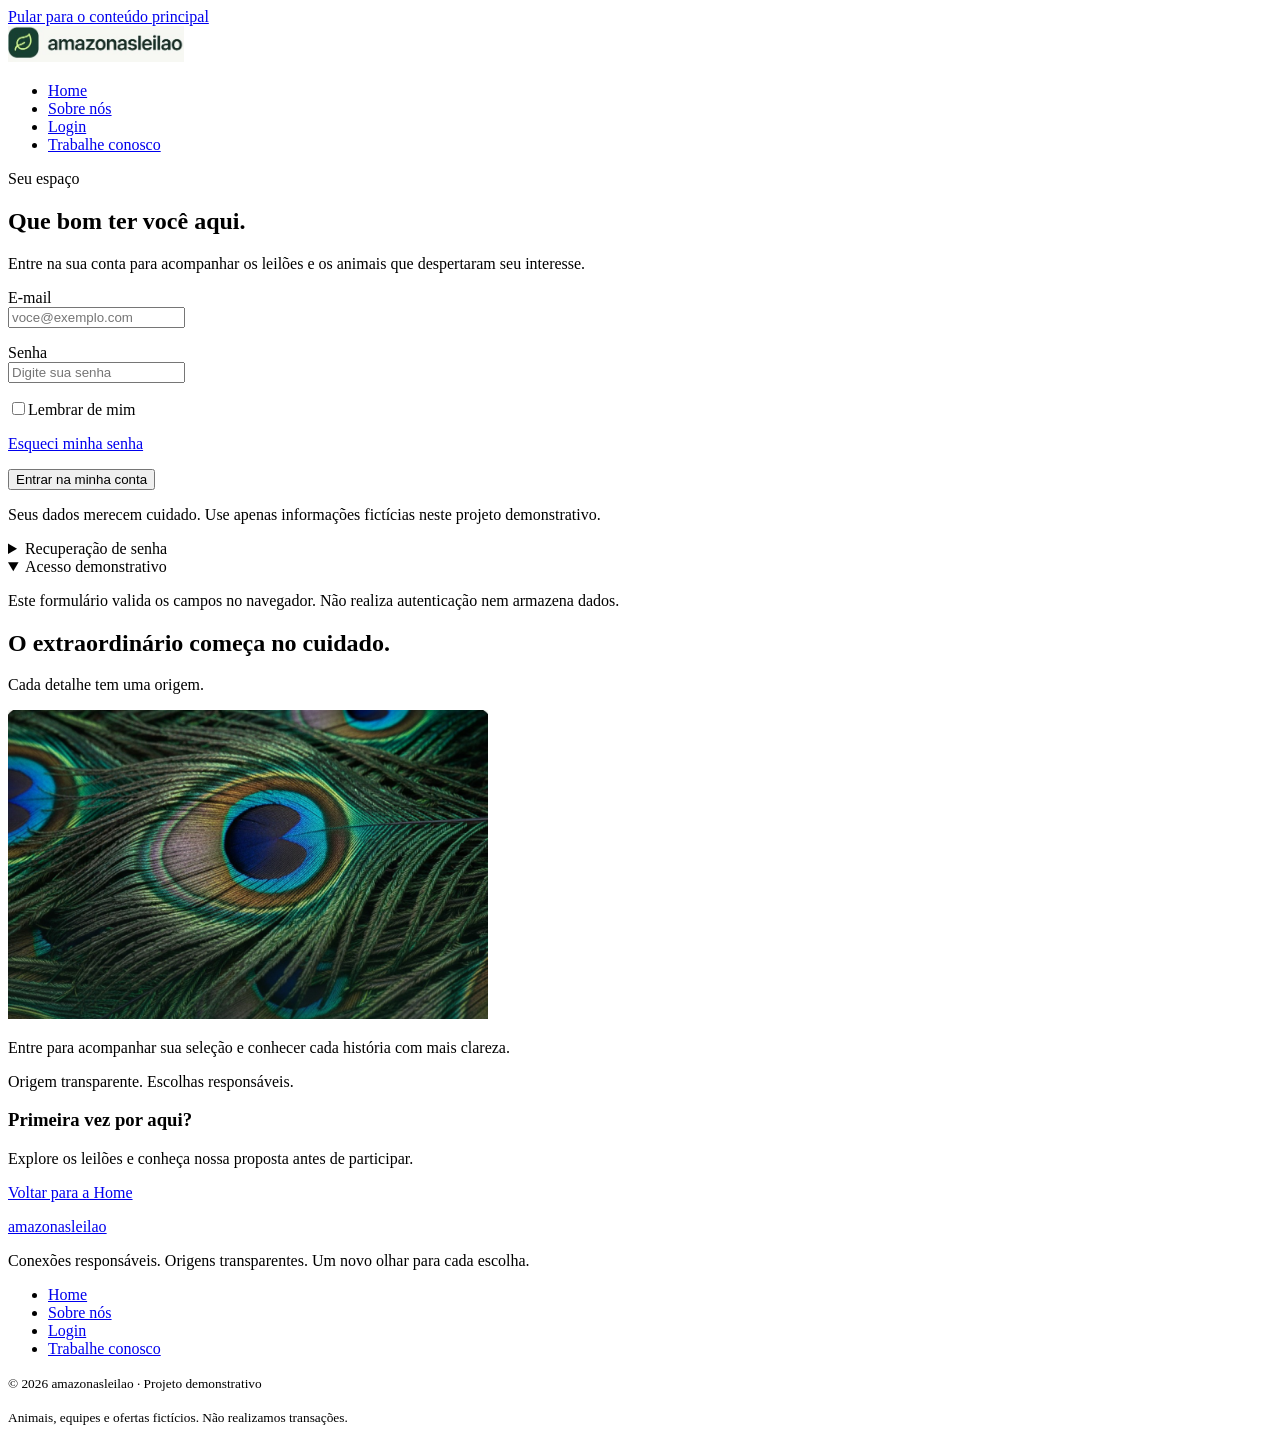
<file: login.html>
<!DOCTYPE html>
<html lang="pt-BR">

<head>
  <meta charset="UTF-8">
  <meta name="viewport" content="width=device-width, initial-scale=1.0">
  <meta name="description"
    content="Amazonasleilao: conexões responsáveis, origens transparentes. Projeto demonstrativo de leilões de animais de criação.">
  <title>Login | Amazonasleilao</title>
</head>

<body>
  <a href="#conteudo">Pular para o conteúdo principal</a>
  <header>
    <a href="index.html"><img src="imagens/logo.jpg" alt="Amazonasleilao · página inicial" width="176"
        loading="lazy"></a>
    <nav aria-label="Navegação principal">
      <ul>
        <li><a href="index.html">Home</a></li>
        <li><a href="sobre.html">Sobre nós</a></li>
        <li><a href="login.html" aria-current="page">Login</a></li>
        <li><a href="trabalhe-conosco.html">Trabalhe conosco</a></li>
      </ul>
    </nav>
  </header>
  <main id="conteudo" tabindex="-1">
    <section aria-labelledby="acesso">
      <p>Seu espaço</p>
      <h1 id="acesso">Que bom ter você aqui.</h1>
      <p>Entre na sua conta para acompanhar os leilões e os animais que despertaram seu interesse.</p>
      <form action="login.html#demonstracao" method="get" aria-describedby="aviso-login">
        <p><label for="email">E-mail</label><br><input id="email" type="email" autocomplete="email"
            placeholder="voce@exemplo.com" required></p>
        <p><label for="senha">Senha</label><br><input id="senha" type="password" autocomplete="current-password"
            placeholder="Digite sua senha" required></p>
        <p><input id="lembrar" type="checkbox"><label for="lembrar">Lembrar de mim</label></p>
        <p><a href="#recuperacao">Esqueci minha senha</a></p><button type="submit">Entrar na minha conta</button>
      </form>
      <aside id="aviso-login" aria-label="Privacidade">
        <p>Seus dados merecem cuidado. Use apenas informações fictícias neste projeto demonstrativo.</p>
      </aside>
      <details id="recuperacao">
        <summary>Recuperação de senha</summary>
        <p>O acesso · demonstrativo. Não há conta cadastrada nem envio de e-mail para recuperação de senha.</p>
      </details>
      <details id="demonstracao" open>
        <summary>Acesso demonstrativo</summary>
        <p>Este formulário valida os campos no navegador. Não realiza autenticação nem armazena dados.</p>
      </details>
    </section>
    <section aria-labelledby="cuidado">
      <h2 id="cuidado">O extraordinário começa no cuidado.</h2>
      <p>Cada detalhe tem uma origem.</p>
      <img src="imagens/penas-pavao.jpg" alt="Detalhe das penas de um pavão, com desenhos em tons de azul e verde."
        width="480" loading="lazy">
      <p>Entre para acompanhar sua seleção e conhecer cada história com mais clareza.</p>
      <p>Origem transparente. Escolhas responsáveis.</p>
      <article>
        <h3>Primeira vez por aqui?</h3>
        <p>Explore os leilões e conheça nossa proposta antes de participar.</p><a href="index.html">Voltar para a
          Home</a>
      </article>
    </section>
  </main>
  <footer>
    <p><a href="index.html">amazonasleilao</a></p>
    <p>Conexões responsáveis. Origens transparentes. Um novo olhar para cada escolha.</p>
    <nav aria-label="Navegação do rodapé">
      <ul>
        <li><a href="index.html">Home</a></li>
        <li><a href="sobre.html">Sobre nós</a></li>
        <li><a href="login.html" aria-current="page">Login</a></li>
        <li><a href="trabalhe-conosco.html">Trabalhe conosco</a></li>
      </ul>
    </nav>
    <p><small>&copy; 2026 amazonasleilao · Projeto demonstrativo</small></p>
    <p><small>Animais, equipes e ofertas fictícios. Não realizamos transações.</small></p>
  </footer>
</body>

</html>
</file>
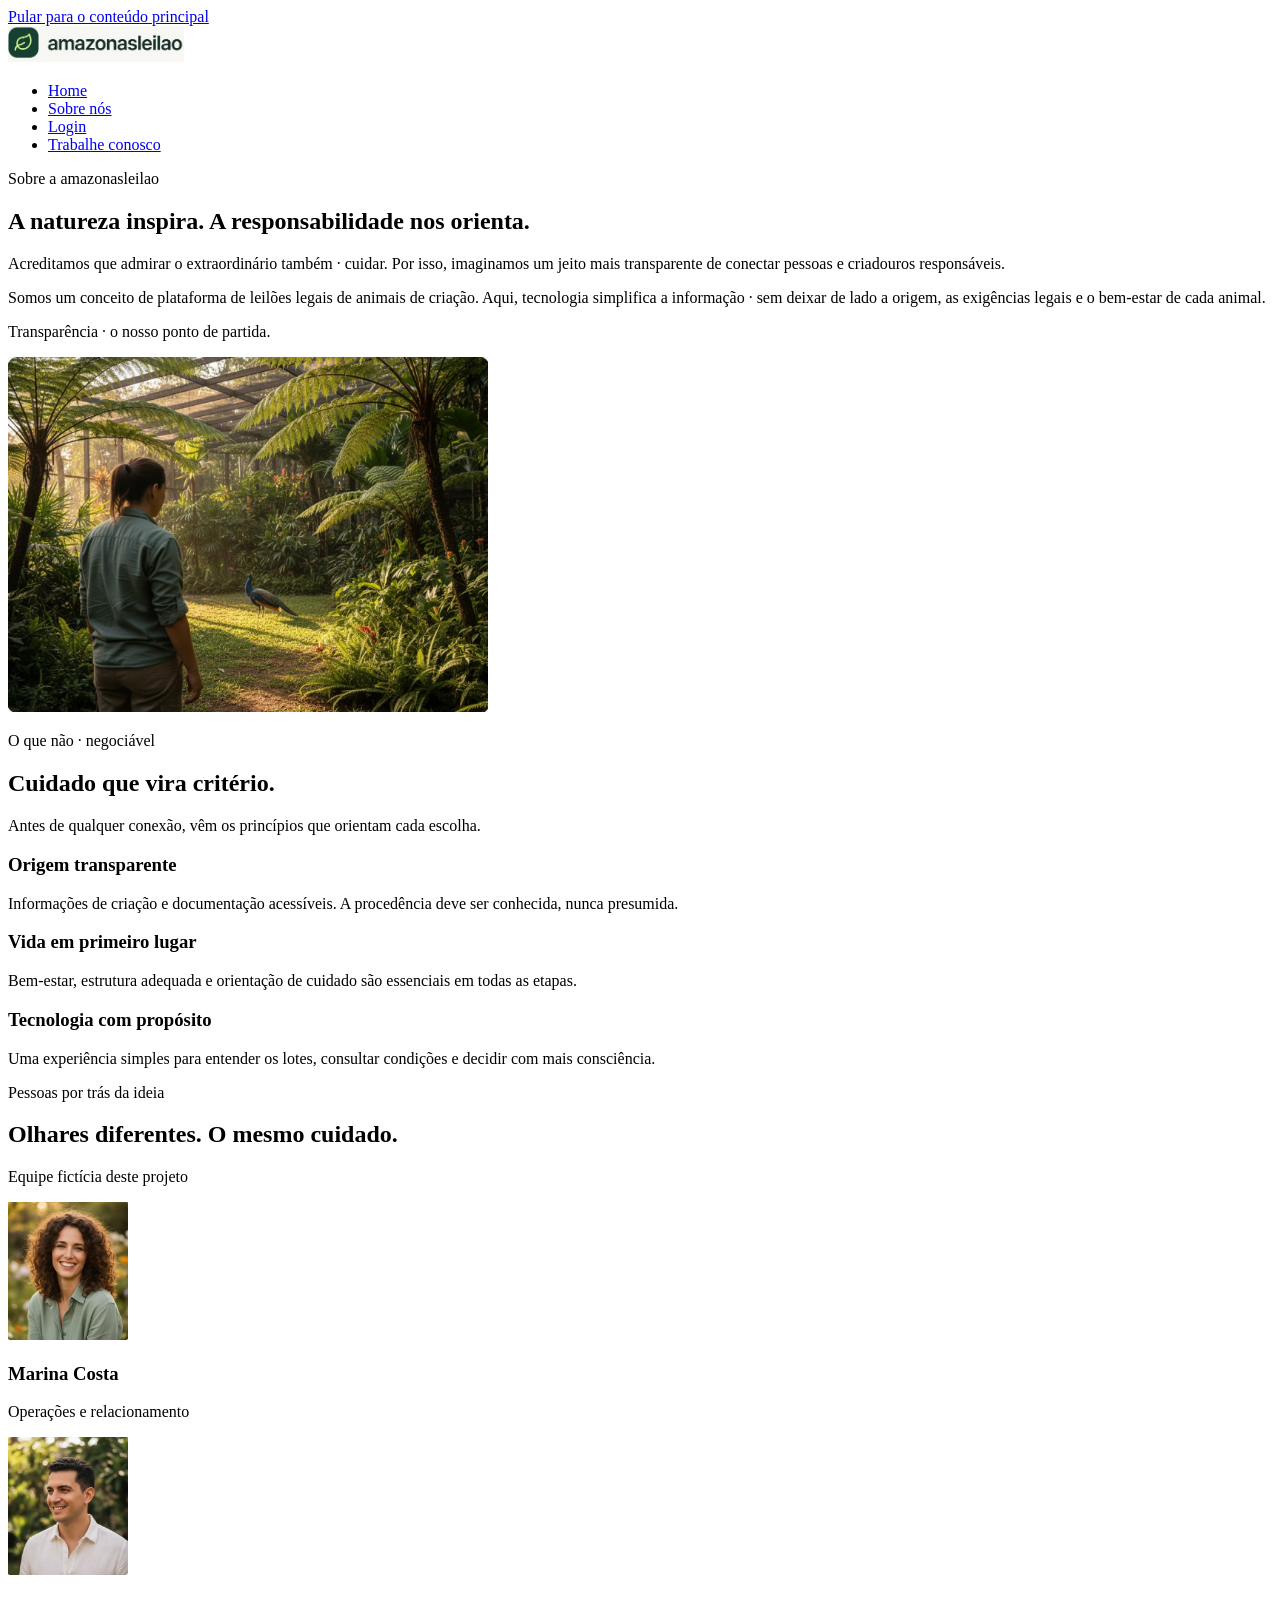
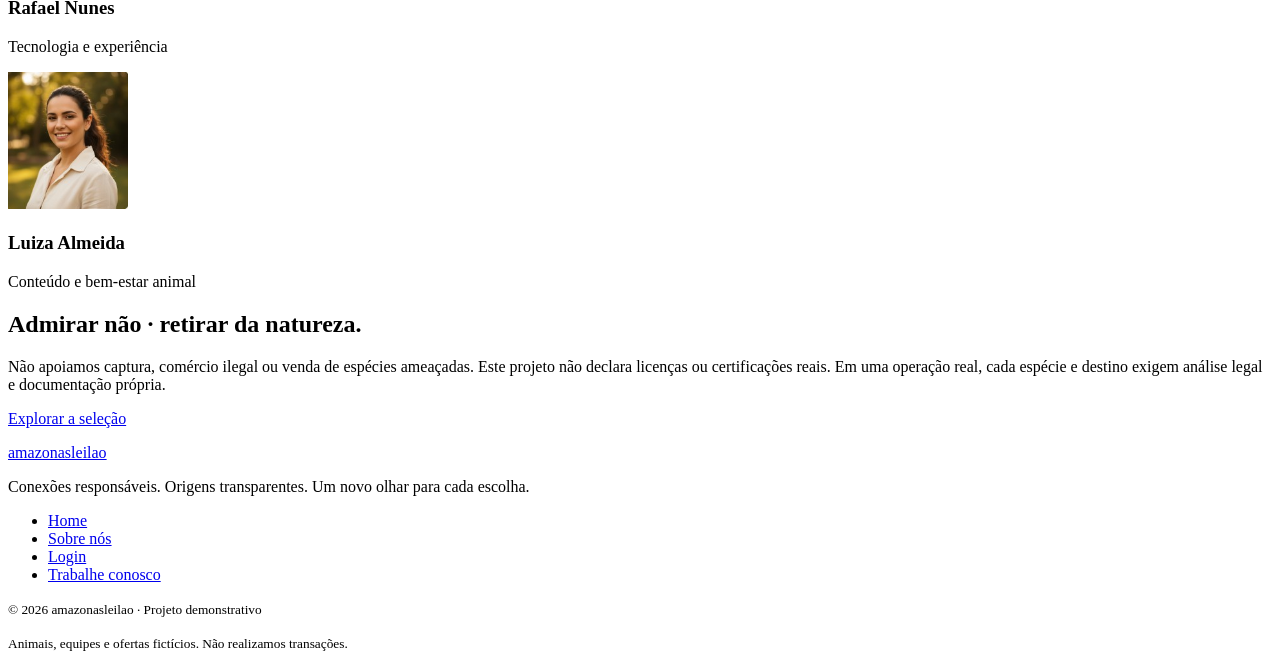
<file: sobre.html>
<!DOCTYPE html>
<html lang="pt-BR">

<head>
  <meta charset="UTF-8">
  <meta name="viewport" content="width=device-width, initial-scale=1.0">
  <meta name="description"
    content="Amazonasleilao: conexões responsáveis, origens transparentes. Projeto demonstrativo de leilões de animais de criação.">
  <title>Sobre nós | Amazonasleilao</title>
</head>

<body>
  <a href="#conteudo">Pular para o conteúdo principal</a>
  <header>
    <a href="index.html"><img src="imagens/logo.jpg" alt="Amazonasleilao · página inicial" width="176"
        loading="lazy"></a>
    <nav aria-label="Navegação principal">
      <ul>
        <li><a href="index.html">Home</a></li>
        <li><a href="sobre.html" aria-current="page">Sobre nós</a></li>
        <li><a href="login.html">Login</a></li>
        <li><a href="trabalhe-conosco.html">Trabalhe conosco</a></li>
      </ul>
    </nav>
  </header>
  <main id="conteudo" tabindex="-1">
    <section aria-labelledby="sobre">
      <p>Sobre a amazonasleilao</p>
      <h1 id="sobre">A natureza inspira. A responsabilidade nos orienta.</h1>
      <p>Acreditamos que admirar o extraordinário também · cuidar. Por isso, imaginamos um jeito mais transparente de
        conectar pessoas e criadouros responsáveis.</p>
      <p>Somos um conceito de plataforma de leilões legais de animais de criação. Aqui, tecnologia simplifica a
        informação · sem deixar de lado a origem, as exigências legais e o bem-estar de cada animal.</p>
      <p>Transparência · o nosso ponto de partida.</p>
      <img src="imagens/viveiro.jpg" alt="Pessoa observando um pavão em um viveiro amplo, cercado por vegetação."
        width="480" loading="lazy">
    </section>
    <section aria-labelledby="criterios">
      <p>O que não · negociável</p>
      <h2 id="criterios">Cuidado que vira critério.</h2>
      <p>Antes de qualquer conexão, vêm os princípios que orientam cada escolha.</p>
      <article>
        <h3>Origem transparente</h3>
        <p>Informações de criação e documentação acessíveis. A procedência deve ser conhecida, nunca presumida.</p>
      </article>
      <article>
        <h3>Vida em primeiro lugar</h3>
        <p>Bem-estar, estrutura adequada e orientação de cuidado são essenciais em todas as etapas.</p>
      </article>
      <article>
        <h3>Tecnologia com propósito</h3>
        <p>Uma experiência simples para entender os lotes, consultar condições e decidir com mais consciência.</p>
      </article>
    </section>
    <section aria-labelledby="equipe">
      <p>Pessoas por trás da ideia</p>
      <h2 id="equipe">Olhares diferentes. O mesmo cuidado.</h2>
      <p>Equipe fictícia deste projeto</p>
      <article><img src="imagens/marina-costa.jpg" alt="Retrato de Marina Costa, integrante da equipe fictícia."
          width="120" loading="lazy">
        <h3>Marina Costa</h3>
        <p>Operações e relacionamento</p>
      </article>
      <article><img src="imagens/rafael-nunes.jpg" alt="Retrato de Rafael Nunes, integrante da equipe fictícia."
          width="120" loading="lazy">
        <h3>Rafael Nunes</h3>
        <p>Tecnologia e experiência</p>
      </article>
      <article><img src="imagens/luiza-almeida.jpg" alt="Retrato de Luiza Almeida, integrante da equipe fictícia."
          width="120" loading="lazy">
        <h3>Luiza Almeida</h3>
        <p>Conteúdo e bem-estar animal</p>
      </article>
    </section>
    <aside aria-labelledby="natureza">
      <h2 id="natureza">Admirar não · retirar da natureza.</h2>
      <p>Não apoiamos captura, comércio ilegal ou venda de espécies ameaçadas. Este projeto não declara licenças ou
        certificações reais. Em uma operação real, cada espécie e destino exigem análise legal e documentação própria.
      </p>
      <p><a href="index.html#leiloes">Explorar a seleção</a></p>
    </aside>
  </main>
  <footer>
    <p><a href="index.html">amazonasleilao</a></p>
    <p>Conexões responsáveis. Origens transparentes. Um novo olhar para cada escolha.</p>
    <nav aria-label="Navegação do rodapé">
      <ul>
        <li><a href="index.html">Home</a></li>
        <li><a href="sobre.html" aria-current="page">Sobre nós</a></li>
        <li><a href="login.html">Login</a></li>
        <li><a href="trabalhe-conosco.html">Trabalhe conosco</a></li>
      </ul>
    </nav>
    <p><small>&copy; 2026 amazonasleilao · Projeto demonstrativo</small></p>
    <p><small>Animais, equipes e ofertas fictícios. Não realizamos transações.</small></p>
  </footer>
</body>

</html>
</file>
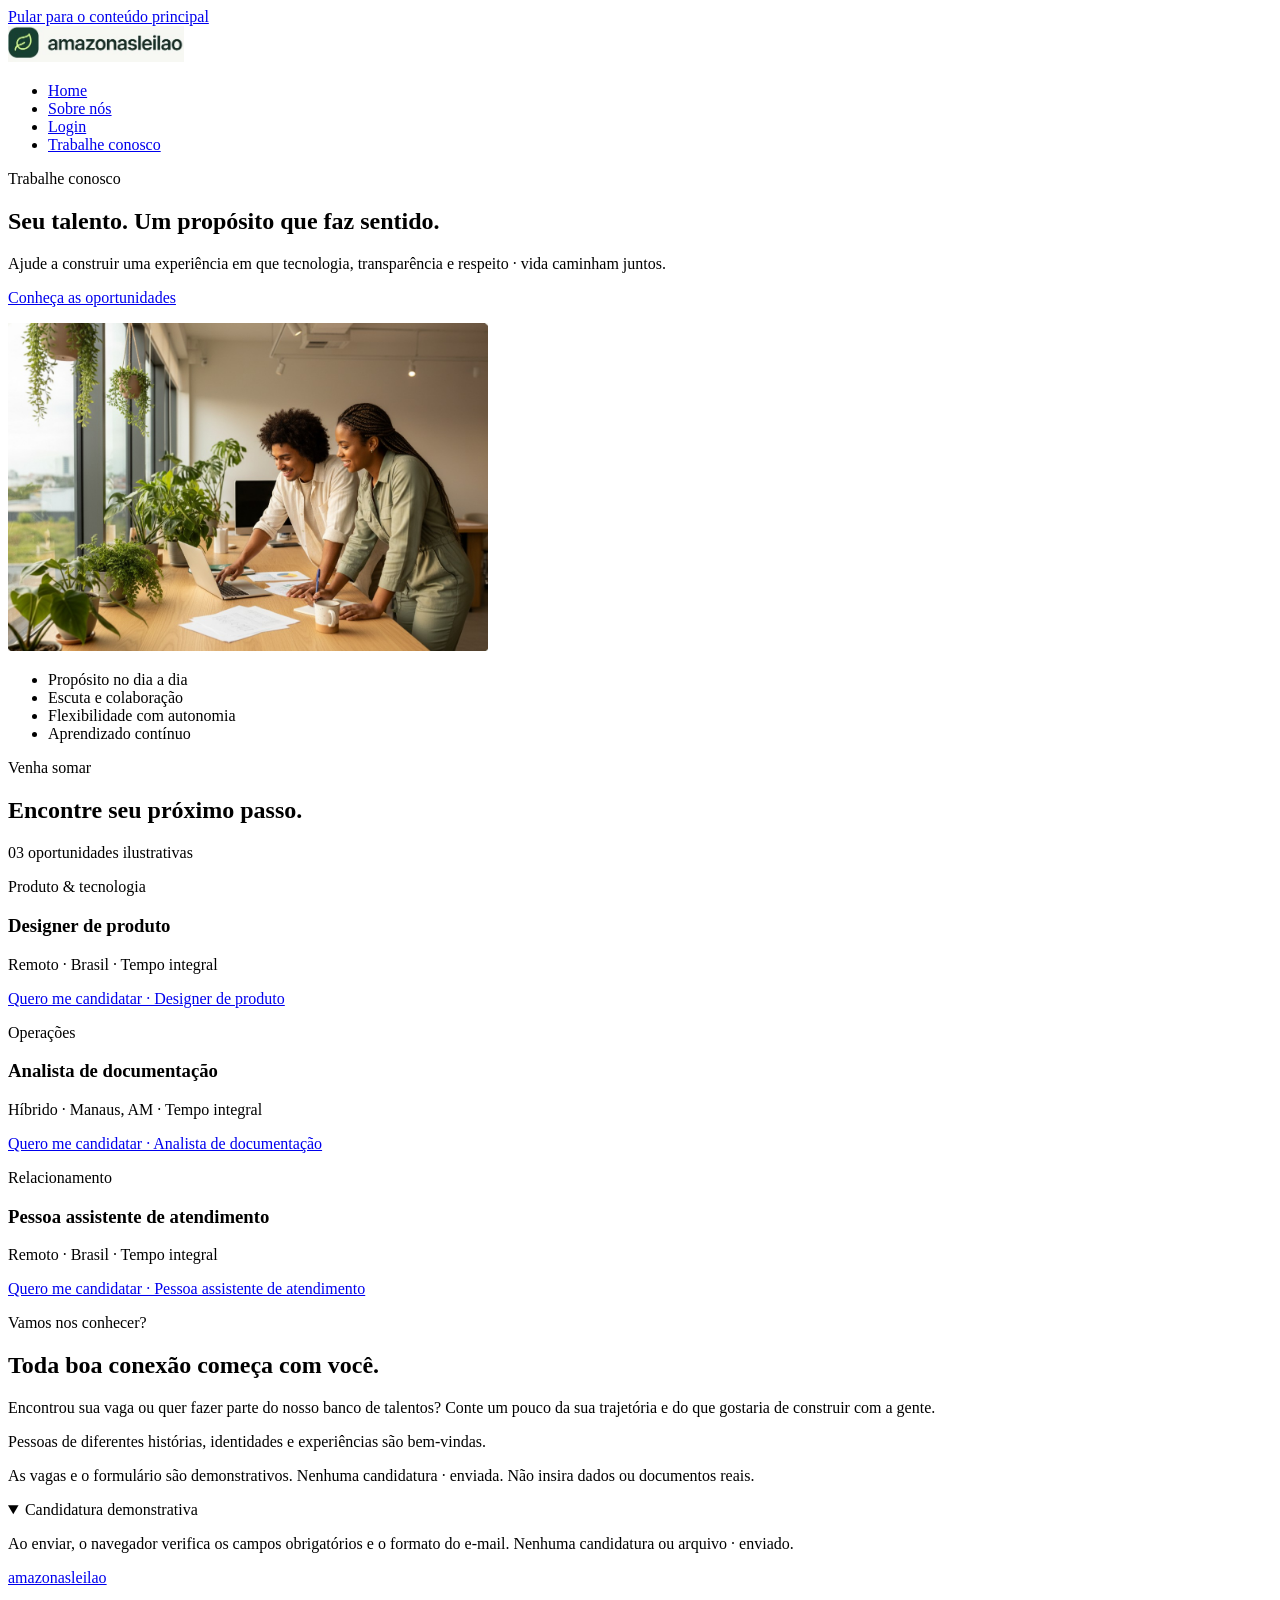
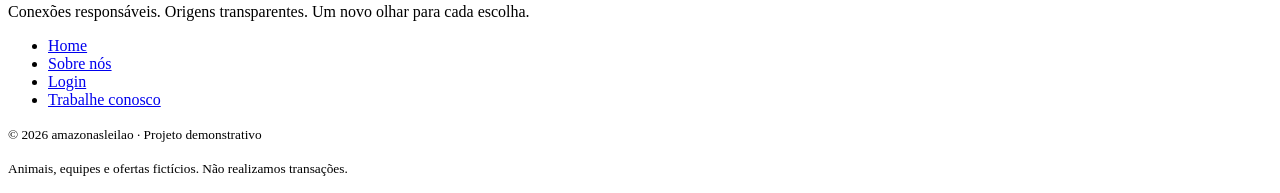
<file: trabalhe-conosco.html>
<!DOCTYPE html>
<html lang="pt-BR">

<head>
  <meta charset="UTF-8">
  <meta name="viewport" content="width=device-width, initial-scale=1.0">
  <meta name="description"
    content="Amazonasleilao: conexões responsáveis, origens transparentes. Projeto demonstrativo de leilões de animais de criação.">
  <title>Trabalhe conosco | Amazonasleilao</title>
</head>

<body>
  <a href="#conteudo">Pular para o conteúdo principal</a>
  <header>
    <a href="index.html"><img src="imagens/logo.jpg" alt="Amazonasleilao · página inicial" width="176"
        loading="lazy"></a>
    <nav aria-label="Navegação principal">
      <ul>
        <li><a href="index.html">Home</a></li>
        <li><a href="sobre.html">Sobre nós</a></li>
        <li><a href="login.html">Login</a></li>
        <li><a href="trabalhe-conosco.html" aria-current="page">Trabalhe conosco</a></li>
      </ul>
    </nav>
  </header>
  <main id="conteudo" tabindex="-1">
    <section aria-labelledby="trabalho">
      <p>Trabalhe conosco</p>
      <h1 id="trabalho">Seu talento. Um propósito que faz sentido.</h1>
      <p>Ajude a construir uma experiência em que tecnologia, transparência e respeito · vida caminham juntos.</p>
      <p><a href="#oportunidades">Conheça as oportunidades</a></p>
      <img src="imagens/equipe-trabalho.jpg"
        alt="Duas pessoas trabalhando juntas em uma mesa, em um escritório com plantas." width="480" loading="lazy">
      <ul>
        <li>Propósito no dia a dia</li>
        <li>Escuta e colaboração</li>
        <li>Flexibilidade com autonomia</li>
        <li>Aprendizado contínuo</li>
      </ul>
    </section>
    <section id="oportunidades" aria-labelledby="vagas">
      <p>Venha somar</p>
      <h2 id="vagas">Encontre seu próximo passo.</h2>
      <p>03 oportunidades ilustrativas</p>
      <article>
        <p>Produto &amp; tecnologia</p>
        <h3>Designer de produto</h3>
        <p>Remoto · Brasil · Tempo integral</p>
        <p><a href="#candidatura">Quero me candidatar · Designer de produto</a></p>
      </article>
      <article>
        <p>Operações</p>
        <h3>Analista de documentação</h3>
        <p>Híbrido · Manaus, AM · Tempo integral</p>
        <p><a href="#candidatura">Quero me candidatar · Analista de documentação</a></p>
      </article>
      <article>
        <p>Relacionamento</p>
        <h3>Pessoa assistente de atendimento</h3>
        <p>Remoto · Brasil · Tempo integral</p>
        <p><a href="#candidatura">Quero me candidatar · Pessoa assistente de atendimento</a></p>
      </article>
    </section>
    <section id="candidatura" aria-labelledby="conexao">
      <p>Vamos nos conhecer?</p>
      <h2 id="conexao">Toda boa conexão começa com você.</h2>
      <p>Encontrou sua vaga ou quer fazer parte do nosso banco de talentos? Conte um pouco da sua trajetória e do que
        gostaria de construir com a gente.</p>
      <aside aria-label="Informações sobre a candidatura">
        <p>Pessoas de diferentes histórias, identidades e experiências são bem-vindas.</p>
        <p id="aviso-candidatura">As vagas e o formulário são demonstrativos. Nenhuma candidatura · enviada. Não insira
          dados ou documentos reais.</p>
      </aside>
      <details id="resultado" open>
        <summary>Candidatura demonstrativa</summary>
        <p>Ao enviar, o navegador verifica os campos obrigatórios e o formato do e-mail. Nenhuma candidatura ou arquivo
          · enviado.</p>
      </details>
    </section>
  </main>
  <footer>
    <p><a href="index.html">amazonasleilao</a></p>
    <p>Conexões responsáveis. Origens transparentes. Um novo olhar para cada escolha.</p>
    <nav aria-label="Navegação do rodapé">
      <ul>
        <li><a href="index.html">Home</a></li>
        <li><a href="sobre.html">Sobre nós</a></li>
        <li><a href="login.html">Login</a></li>
        <li><a href="trabalhe-conosco.html" aria-current="page">Trabalhe conosco</a></li>
      </ul>
    </nav>
    <p><small>&copy; 2026 amazonasleilao · Projeto demonstrativo</small></p>
    <p><small>Animais, equipes e ofertas fictícios. Não realizamos transações.</small></p>
  </footer>
</body>

</html>
</file>
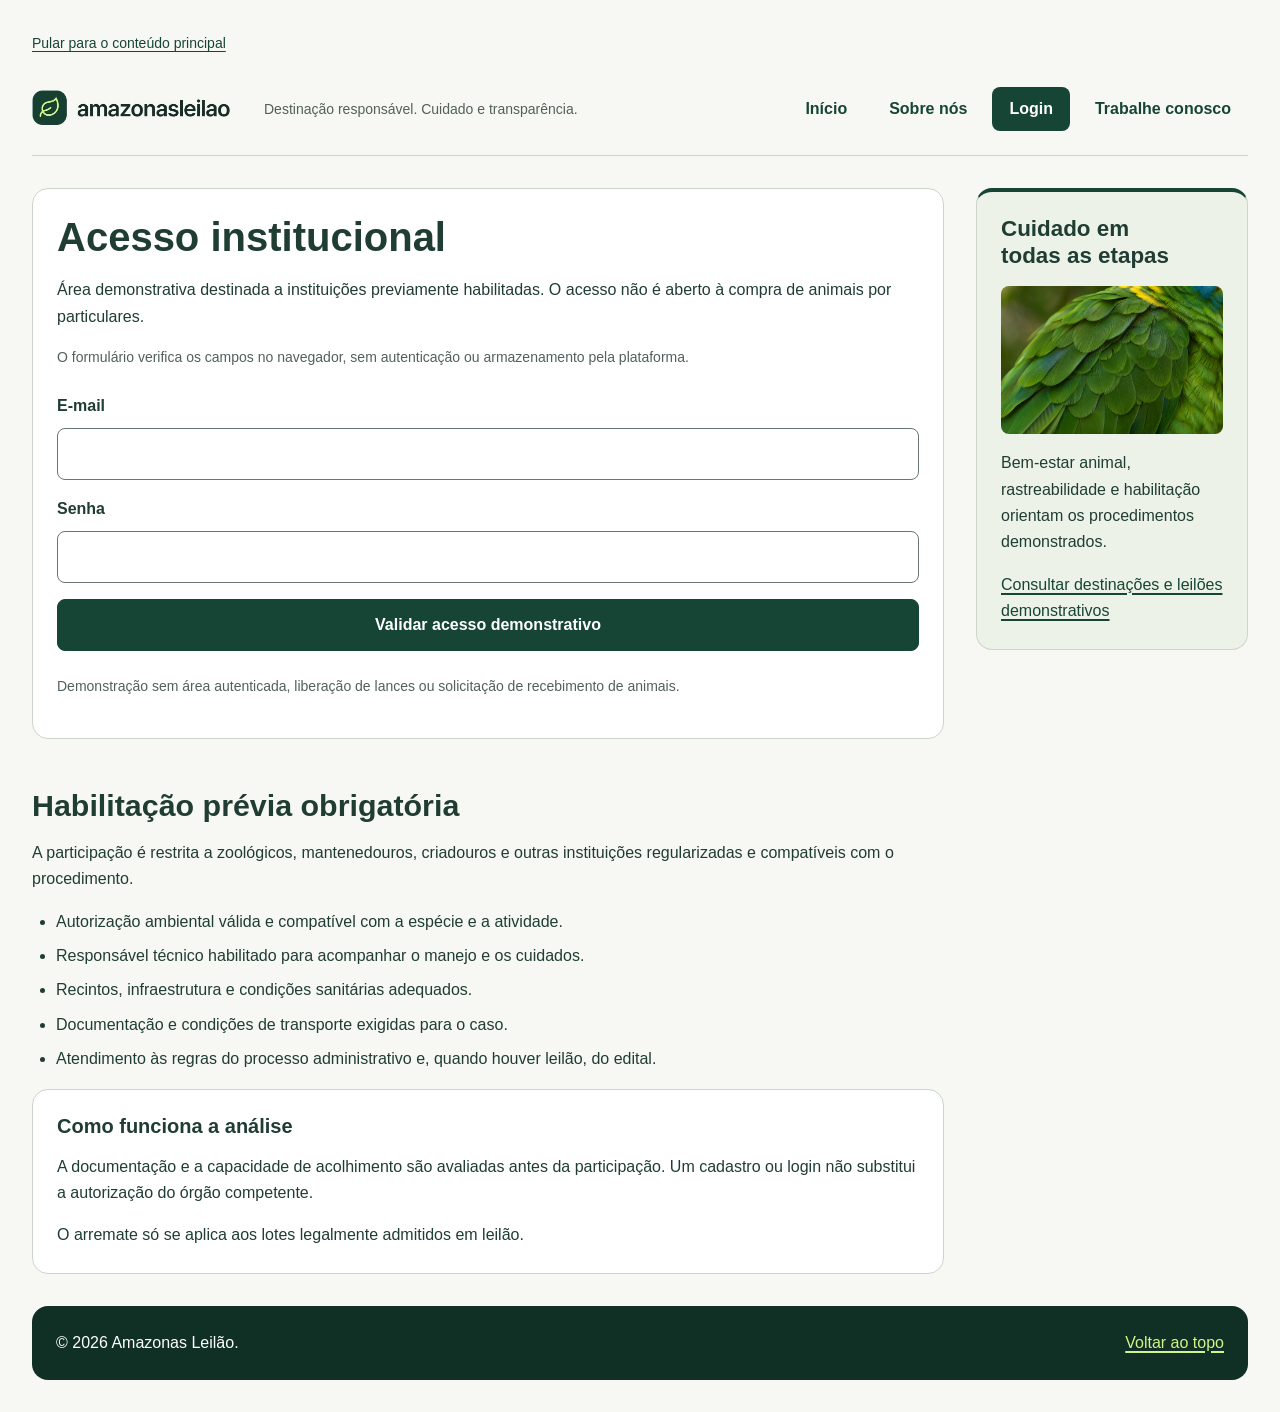
<file: docs/login.html>
<!DOCTYPE html>
<html lang="pt-BR">
<head>
  <meta charset="UTF-8">
  <meta name="viewport" content="width=device-width, initial-scale=1.0">
  <meta name="description" content="Acesso demonstrativo e requisitos de habilitação das instituições.">
  <title>Login | Amazonas Leilão</title>
  <link rel="stylesheet" href="login.css">
</head>
<body class="login">
  <a class="pular" href="#conteudo">Pular para o conteúdo principal</a>
  <header id="topo">
    <a class="logo" href="index.html"><img src="imagens/logo.jpg" alt="Amazonas Leilão, página inicial" width="176"></a>
    <p>Destinação responsável. Cuidado e transparência.</p>
    <nav aria-label="Navegação principal">
      <ul>
        <li><a href="index.html">Início</a></li>
        <li><a href="sobre.html">Sobre nós</a></li>
        <li><a href="login.html" aria-current="page">Login</a></li>
        <li><a href="trabalhe-conosco.html">Trabalhe conosco</a></li>
      </ul>
    </nav>
  </header>
  <main id="conteudo" tabindex="-1">
    <section class="painel-acesso">
      <h1>Acesso institucional</h1>
      <p>Área demonstrativa destinada a instituições previamente habilitadas. O acesso não é aberto à compra de animais por particulares.</p>
      <p id="aviso-login">O formulário verifica os campos no navegador, sem autenticação ou armazenamento pela plataforma.</p>
      <form action="login.html#demonstracao" method="get" aria-describedby="aviso-login">
        <!-- Sem name: os valores digitados não são incluídos na URL desta demonstração. -->
        <p>
          <label for="email">E-mail</label>
          <input id="email" type="email" autocomplete="email" required>
        </p>
        <p>
          <label for="senha">Senha</label>
          <input id="senha" type="password" autocomplete="current-password" required>
        </p>
        <button type="submit">Validar acesso demonstrativo</button>
      </form>
      <p id="demonstracao">Demonstração sem área autenticada, liberação de lances ou solicitação de recebimento de animais.</p>
    </section>
    <section>
      <h2>Habilitação prévia obrigatória</h2>
      <p>A participação é restrita a zoológicos, mantenedouros, criadouros e outras instituições regularizadas e compatíveis com o procedimento.</p>
      <ul>
        <li>Autorização ambiental válida e compatível com a espécie e a atividade.</li>
        <li>Responsável técnico habilitado para acompanhar o manejo e os cuidados.</li>
        <li>Recintos, infraestrutura e condições sanitárias adequados.</li>
        <li>Documentação e condições de transporte exigidas para o caso.</li>
        <li>Atendimento às regras do processo administrativo e, quando houver leilão, do edital.</li>
      </ul>
      <article>
        <h3>Como funciona a análise</h3>
        <p>A documentação e a capacidade de acolhimento são avaliadas antes da participação. Um cadastro ou login não substitui a autorização do órgão competente.</p>
        <p>O arremate só se aplica aos lotes legalmente admitidos em leilão.</p>
      </article>
    </section>
  </main>
  <aside id="lateral" aria-labelledby="titulo-lateral">
    <h2 id="titulo-lateral">Cuidado em todas as etapas</h2>
    <img src="imagens/penas-papagaio.jpg" alt="Detalhe da plumagem verde de um papagaio-verdadeiro, com pequenas áreas amarelas e azuis." width="280" loading="lazy">
    <p>Bem-estar animal, rastreabilidade e habilitação orientam os procedimentos demonstrados.</p>
    <a href="index.html">Consultar destinações e leilões demonstrativos</a>
  </aside>
  <footer id="rodape">
    <p>&copy; 2026 Amazonas Leilão.</p>
    <a href="#topo">Voltar ao topo</a>
  </footer>
</body>
</html>
</file>
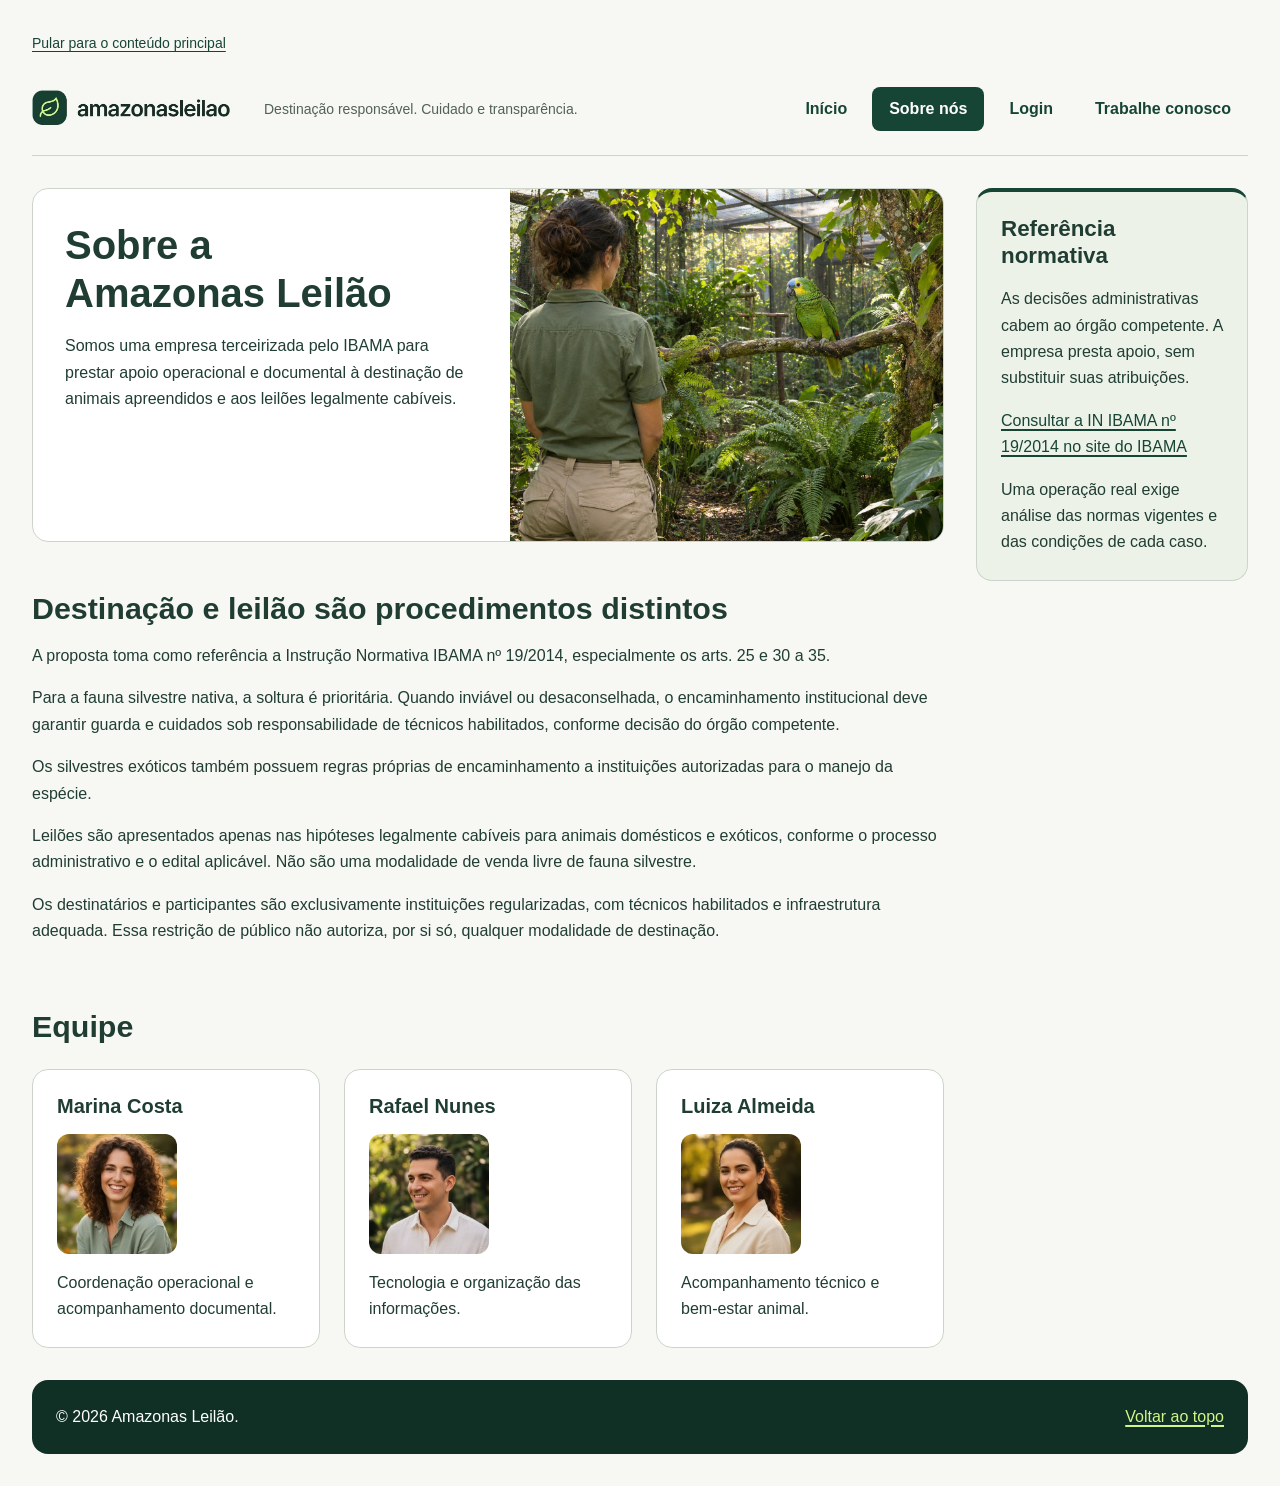
<file: docs/sobre.html>
<!DOCTYPE html>
<html lang="pt-BR">
<head>
  <meta charset="UTF-8">
  <meta name="viewport" content="width=device-width, initial-scale=1.0">
  <meta name="description" content="Proposta institucional de apoio ao IBAMA na destinação de animais apreendidos.">
  <title>Sobre nós | Amazonas Leilão</title>
  <link rel="stylesheet" href="sobre.css">
</head>
<body class="sobre">
  <a class="pular" href="#conteudo">Pular para o conteúdo principal</a>
  <header id="topo">
    <a class="logo" href="index.html"><img src="imagens/logo.jpg" alt="Amazonas Leilão, página inicial" width="176"></a>
    <p>Destinação responsável. Cuidado e transparência.</p>
    <nav aria-label="Navegação principal">
      <ul>
        <li><a href="index.html">Início</a></li>
        <li><a href="sobre.html" aria-current="page">Sobre nós</a></li>
        <li><a href="login.html">Login</a></li>
        <li><a href="trabalhe-conosco.html">Trabalhe conosco</a></li>
      </ul>
    </nav>
  </header>
  <main id="conteudo" tabindex="-1">
    <section class="apresentacao">
      <div class="apresentacao-texto">
        <h1>Sobre a Amazonas Leilão</h1>
        <p>Somos uma empresa terceirizada pelo IBAMA para prestar apoio operacional e documental à destinação de animais apreendidos e aos leilões legalmente cabíveis.</p>
      </div>
      <img src="imagens/viveiro-papagaio.jpg" alt="Profissional observando um papagaio-verdadeiro sobre um galho em viveiro amplo com vegetação." width="480" loading="lazy">
    </section>
    <section>
      <h2>Destinação e leilão são procedimentos distintos</h2>
      <p>A proposta toma como referência a Instrução Normativa IBAMA nº 19/2014, especialmente os arts. 25 e 30 a 35.</p>
      <p>Para a fauna silvestre nativa, a soltura é prioritária. Quando inviável ou desaconselhada, o encaminhamento institucional deve garantir guarda e cuidados sob responsabilidade de técnicos habilitados, conforme decisão do órgão competente.</p>
      <p>Os silvestres exóticos também possuem regras próprias de encaminhamento a instituições autorizadas para o manejo da espécie.</p>
      <p>Leilões são apresentados apenas nas hipóteses legalmente cabíveis para animais domésticos e exóticos, conforme o processo administrativo e o edital aplicável. Não são uma modalidade de venda livre de fauna silvestre.</p>
      <p>Os destinatários e participantes são exclusivamente instituições regularizadas, com técnicos habilitados e infraestrutura adequada. Essa restrição de público não autoriza, por si só, qualquer modalidade de destinação.</p>
    </section>
    <section class="grade equipe">
      <h2>Equipe</h2>
      <article>
        <h3>Marina Costa</h3>
        <img src="imagens/marina-costa.jpg" alt="Retrato ilustrativo de Marina Costa." width="120" loading="lazy">
        <p>Coordenação operacional e acompanhamento documental.</p>
      </article>
      <article>
        <h3>Rafael Nunes</h3>
        <img src="imagens/rafael-nunes.jpg" alt="Retrato ilustrativo de Rafael Nunes." width="120" loading="lazy">
        <p>Tecnologia e organização das informações.</p>
      </article>
      <article>
        <h3>Luiza Almeida</h3>
        <img src="imagens/luiza-almeida.jpg" alt="Retrato ilustrativo de Luiza Almeida." width="120" loading="lazy">
        <p>Acompanhamento técnico e bem-estar animal.</p>
      </article>
    </section>
  </main>
  <aside id="lateral" aria-labelledby="titulo-lateral">
    <h2 id="titulo-lateral">Referência normativa</h2>
    <p>As decisões administrativas cabem ao órgão competente. A empresa presta apoio, sem substituir suas atribuições.</p>
    <p><a href="https://www.ibama.gov.br/sophia/cnia/legislacao/IBAMA/IN0019-191214.pdf">Consultar a IN IBAMA nº 19/2014 no site do IBAMA</a></p>
    <p>Uma operação real exige análise das normas vigentes e das condições de cada caso.</p>
  </aside>
  <footer id="rodape">
    <p>&copy; 2026 Amazonas Leilão.</p>
    <a href="#topo">Voltar ao topo</a>
  </footer>
</body>
</html>
</file>
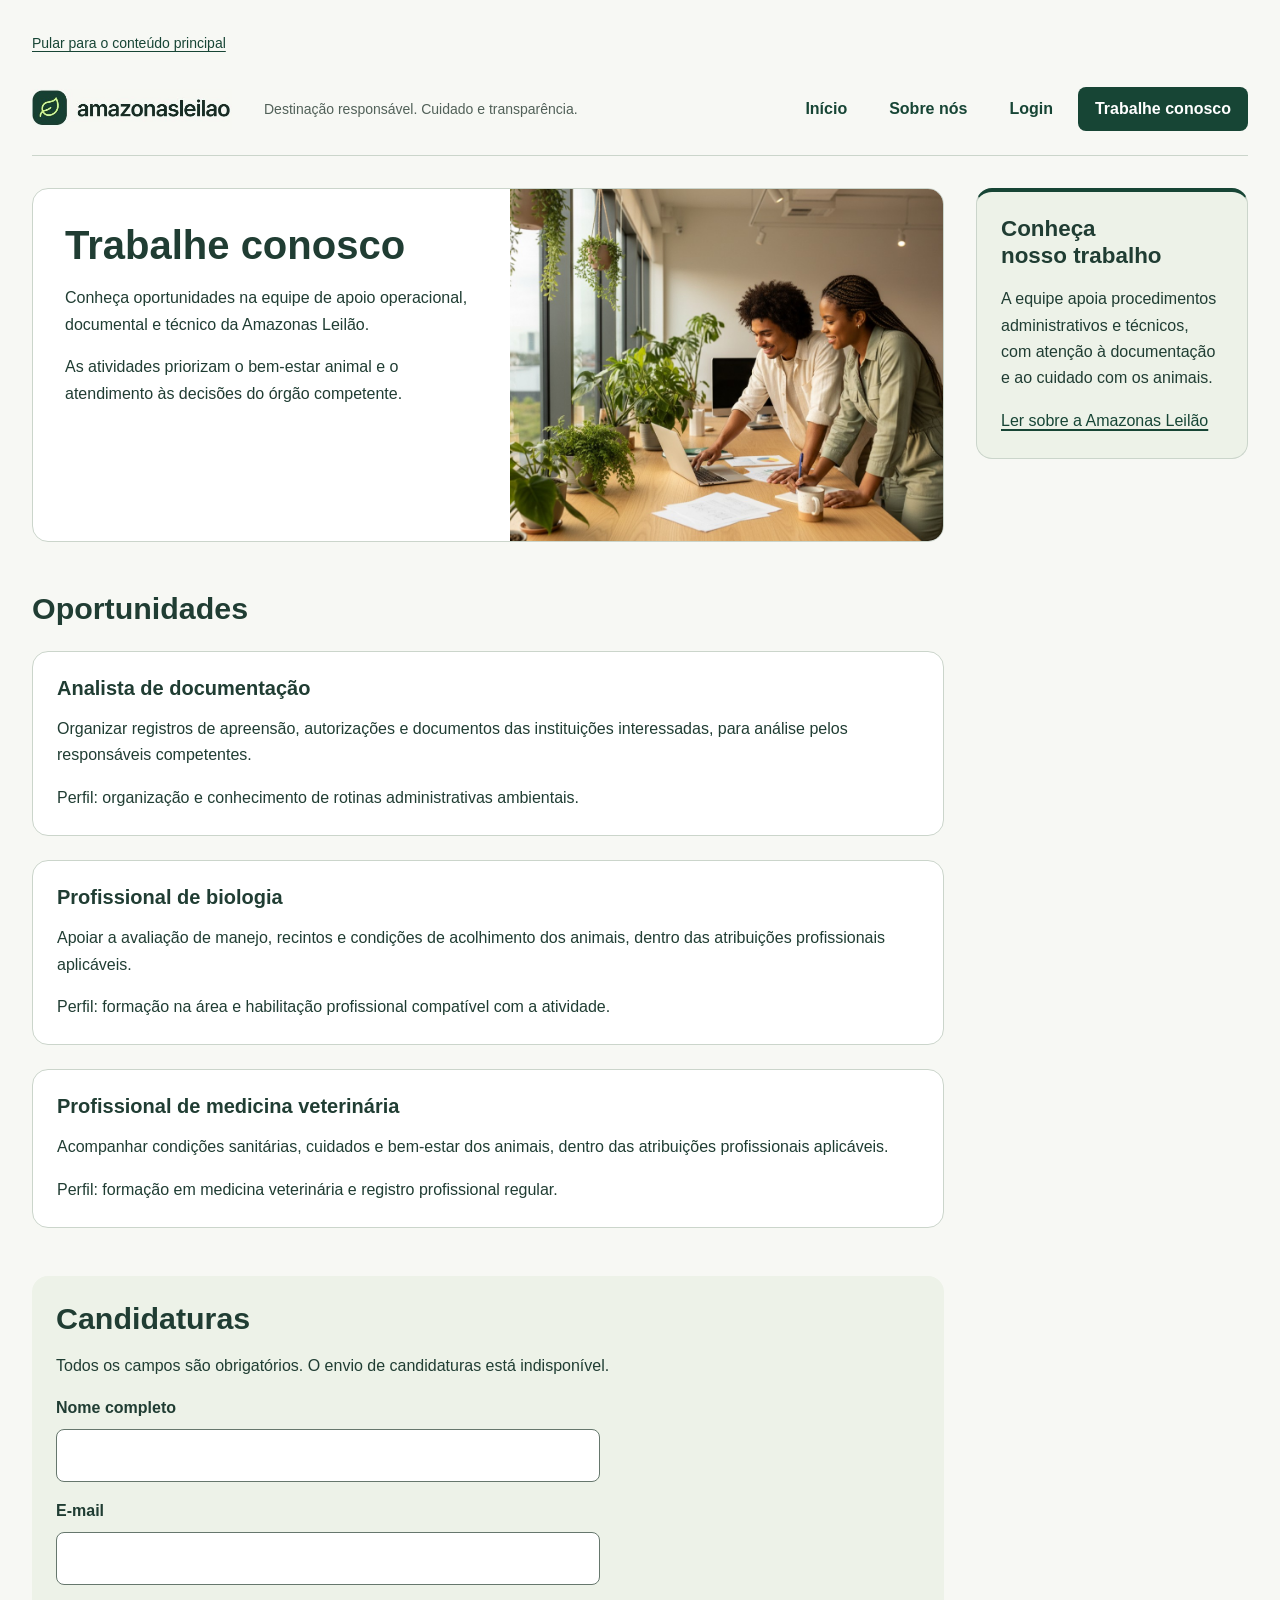
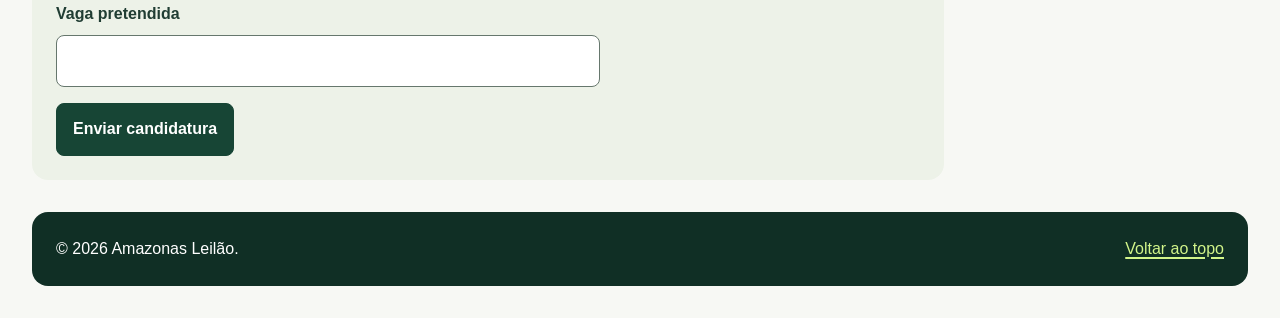
<file: docs/trabalhe-conosco.html>
<!DOCTYPE html>
<html lang="pt-BR">
<head>
  <meta charset="UTF-8">
  <meta name="viewport" content="width=device-width, initial-scale=1.0">
  <meta name="description" content="Oportunidades de apoio à destinação responsável de animais apreendidos.">
  <title>Trabalhe conosco | Amazonas Leilão</title>
  <link rel="stylesheet" href="trabalhe-conosco.css">
</head>
<body class="trabalho">
  <a class="pular" href="#conteudo">Pular para o conteúdo principal</a>
  <header id="topo">
    <a class="logo" href="index.html"><img src="imagens/logo.jpg" alt="Amazonas Leilão, página inicial" width="176"></a>
    <p>Destinação responsável. Cuidado e transparência.</p>
    <nav aria-label="Navegação principal">
      <ul>
        <li><a href="index.html">Início</a></li>
        <li><a href="sobre.html">Sobre nós</a></li>
        <li><a href="login.html">Login</a></li>
        <li><a href="trabalhe-conosco.html" aria-current="page">Trabalhe conosco</a></li>
      </ul>
    </nav>
  </header>
  <main id="conteudo" tabindex="-1">
    <section class="apresentacao">
      <div class="apresentacao-texto">
        <h1>Trabalhe conosco</h1>
        <p>Conheça oportunidades na equipe de apoio operacional, documental e técnico da Amazonas Leilão.</p>
        <p>As atividades priorizam o bem-estar animal e o atendimento às decisões do órgão competente.</p>
      </div>
      <img src="imagens/equipe-trabalho.jpg" alt="Duas pessoas trabalhando juntas em uma mesa de escritório." width="480" loading="lazy">
    </section>
    <section id="oportunidades" class="grade oportunidades">
      <h2>Oportunidades</h2>
      <article>
        <h3>Analista de documentação</h3>
        <p>Organizar registros de apreensão, autorizações e documentos das instituições interessadas, para análise pelos responsáveis competentes.</p>
        <p>Perfil: organização e conhecimento de rotinas administrativas ambientais.</p>
      </article>
      <article>
        <h3>Profissional de biologia</h3>
        <p>Apoiar a avaliação de manejo, recintos e condições de acolhimento dos animais, dentro das atribuições profissionais aplicáveis.</p>
        <p>Perfil: formação na área e habilitação profissional compatível com a atividade.</p>
      </article>
      <article>
        <h3>Profissional de medicina veterinária</h3>
        <p>Acompanhar condições sanitárias, cuidados e bem-estar dos animais, dentro das atribuições profissionais aplicáveis.</p>
        <p>Perfil: formação em medicina veterinária e registro profissional regular.</p>
      </article>
    </section>
    <section id="candidatura">
      <h2 id="titulo-candidaturas">Candidaturas</h2>
      <p id="aviso-candidatura">Todos os campos são obrigatórios. O envio de candidaturas está indisponível.</p>
      <form method="dialog" aria-labelledby="titulo-candidaturas" aria-describedby="aviso-candidatura">
        <div>
          <label for="candidatura-nome">Nome completo</label>
          <input id="candidatura-nome" type="text" autocomplete="name" required>
        </div>
        <div>
          <label for="candidatura-email">E-mail</label>
          <input id="candidatura-email" type="email" autocomplete="email" required>
        </div>
        <div>
          <label for="candidatura-vaga">Vaga pretendida</label>
          <input id="candidatura-vaga" type="text" required>
        </div>
        <button type="submit">Enviar candidatura</button>
      </form>
    </section>
  </main>
  <aside id="lateral" aria-labelledby="titulo-lateral">
    <h2 id="titulo-lateral">Conheça nosso trabalho</h2>
    <p>A equipe apoia procedimentos administrativos e técnicos, com atenção à documentação e ao cuidado com os animais.</p>
    <a href="sobre.html">Ler sobre a Amazonas Leilão</a>
  </aside>
  <footer id="rodape">
    <p>&copy; 2026 Amazonas Leilão.</p>
    <a href="#topo">Voltar ao topo</a>
  </footer>
</body>
</html>
</file>
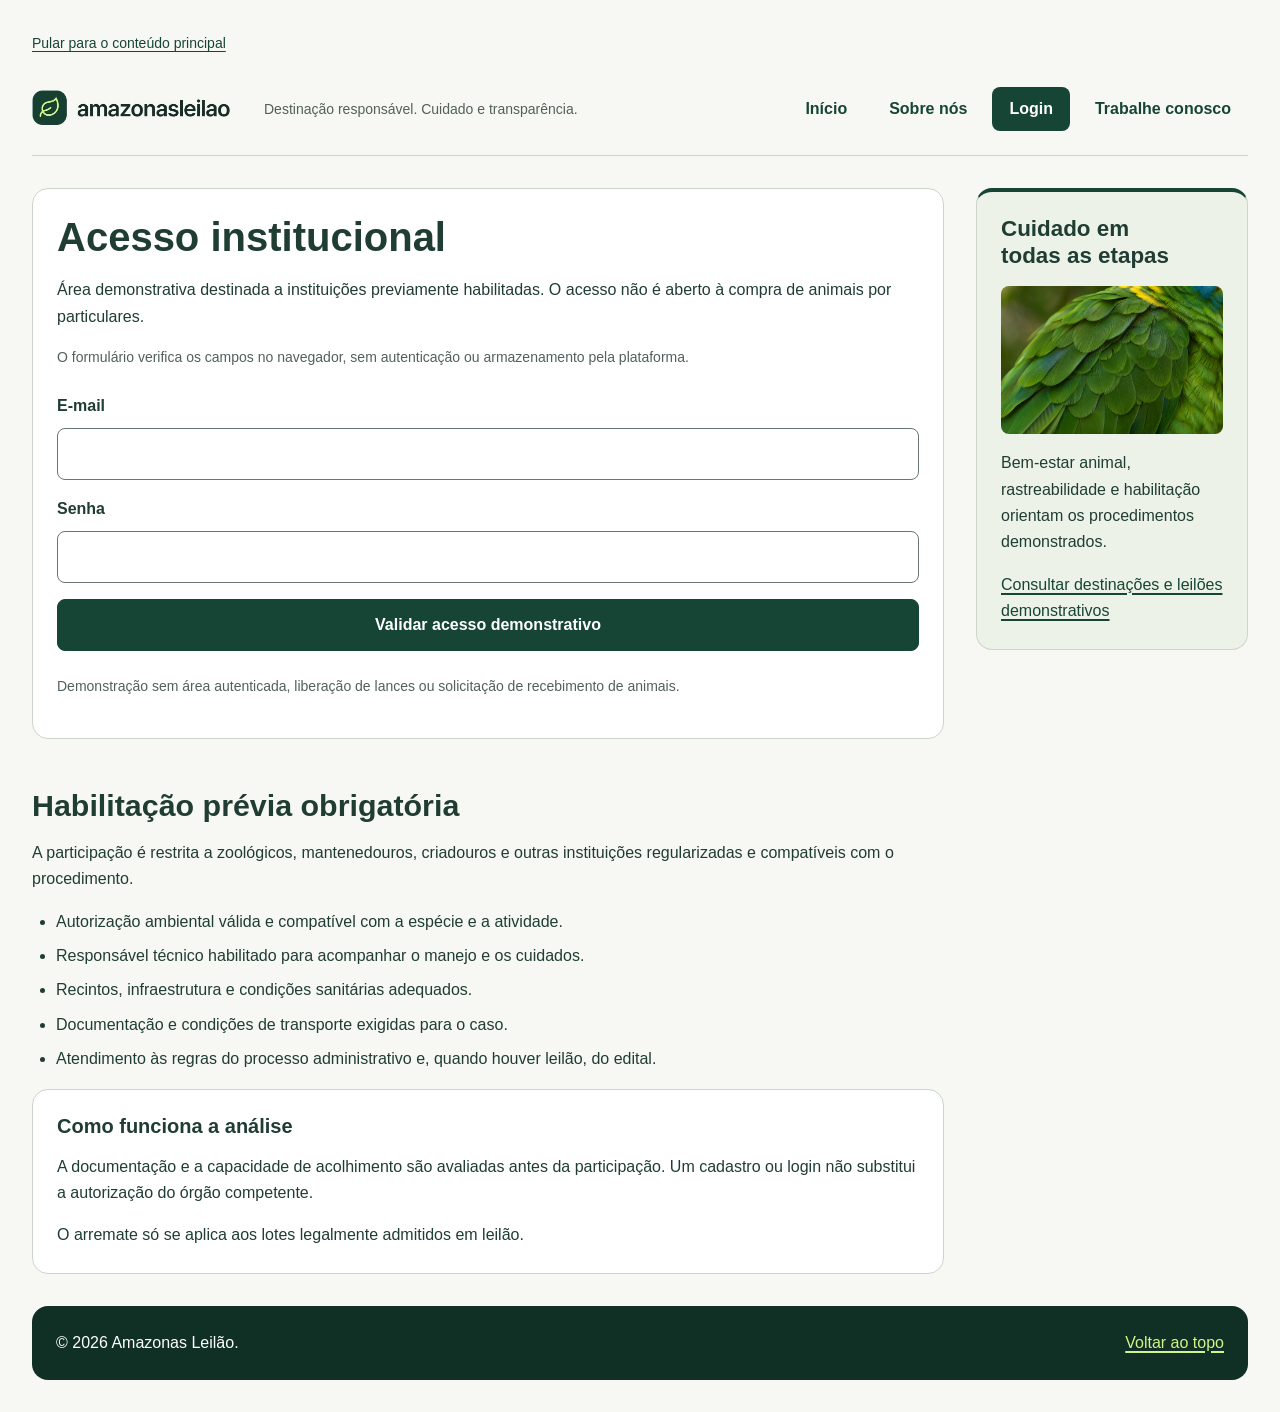
<file: paginas/login.html>
<!DOCTYPE html>
<html lang="pt-BR">
<head>
  <meta charset="UTF-8">
  <meta name="viewport" content="width=device-width, initial-scale=1.0">
  <meta name="description" content="Acesso demonstrativo e requisitos de habilitação das instituições.">
  <title>Login | Amazonas Leilão</title>
  <link rel="stylesheet" href="login.css">
</head>
<body class="login">
  <a class="pular" href="#conteudo">Pular para o conteúdo principal</a>
  <header id="topo">
    <a class="logo" href="index.html"><img src="../imagens/logo.jpg" alt="Amazonas Leilão, página inicial" width="176"></a>
    <p>Destinação responsável. Cuidado e transparência.</p>
    <nav aria-label="Navegação principal">
      <ul>
        <li><a href="index.html">Início</a></li>
        <li><a href="sobre.html">Sobre nós</a></li>
        <li><a href="login.html" aria-current="page">Login</a></li>
        <li><a href="trabalhe-conosco.html">Trabalhe conosco</a></li>
      </ul>
    </nav>
  </header>
  <main id="conteudo" tabindex="-1">
    <section class="painel-acesso">
      <h1>Acesso institucional</h1>
      <p>Área demonstrativa destinada a instituições previamente habilitadas. O acesso não é aberto à compra de animais por particulares.</p>
      <p id="aviso-login">O formulário verifica os campos no navegador, sem autenticação ou armazenamento pela plataforma.</p>
      <form action="login.html#demonstracao" method="get" aria-describedby="aviso-login">
        <!-- Sem name: os valores digitados não são incluídos na URL desta demonstração. -->
        <p>
          <label for="email">E-mail</label>
          <input id="email" type="email" autocomplete="email" required>
        </p>
        <p>
          <label for="senha">Senha</label>
          <input id="senha" type="password" autocomplete="current-password" required>
        </p>
        <button type="submit">Validar acesso demonstrativo</button>
      </form>
      <p id="demonstracao">Demonstração sem área autenticada, liberação de lances ou solicitação de recebimento de animais.</p>
    </section>
    <section>
      <h2>Habilitação prévia obrigatória</h2>
      <p>A participação é restrita a zoológicos, mantenedouros, criadouros e outras instituições regularizadas e compatíveis com o procedimento.</p>
      <ul>
        <li>Autorização ambiental válida e compatível com a espécie e a atividade.</li>
        <li>Responsável técnico habilitado para acompanhar o manejo e os cuidados.</li>
        <li>Recintos, infraestrutura e condições sanitárias adequados.</li>
        <li>Documentação e condições de transporte exigidas para o caso.</li>
        <li>Atendimento às regras do processo administrativo e, quando houver leilão, do edital.</li>
      </ul>
      <article>
        <h3>Como funciona a análise</h3>
        <p>A documentação e a capacidade de acolhimento são avaliadas antes da participação. Um cadastro ou login não substitui a autorização do órgão competente.</p>
        <p>O arremate só se aplica aos lotes legalmente admitidos em leilão.</p>
      </article>
    </section>
  </main>
  <aside id="lateral" aria-labelledby="titulo-lateral">
    <h2 id="titulo-lateral">Cuidado em todas as etapas</h2>
    <img src="../imagens/penas-papagaio.jpg" alt="Detalhe da plumagem verde de um papagaio-verdadeiro, com pequenas áreas amarelas e azuis." width="280" loading="lazy">
    <p>Bem-estar animal, rastreabilidade e habilitação orientam os procedimentos demonstrados.</p>
    <a href="index.html">Consultar destinações e leilões demonstrativos</a>
  </aside>
  <footer id="rodape">
    <p>&copy; 2026 Amazonas Leilão.</p>
    <a href="#topo">Voltar ao topo</a>
  </footer>
</body>
</html>
</file>
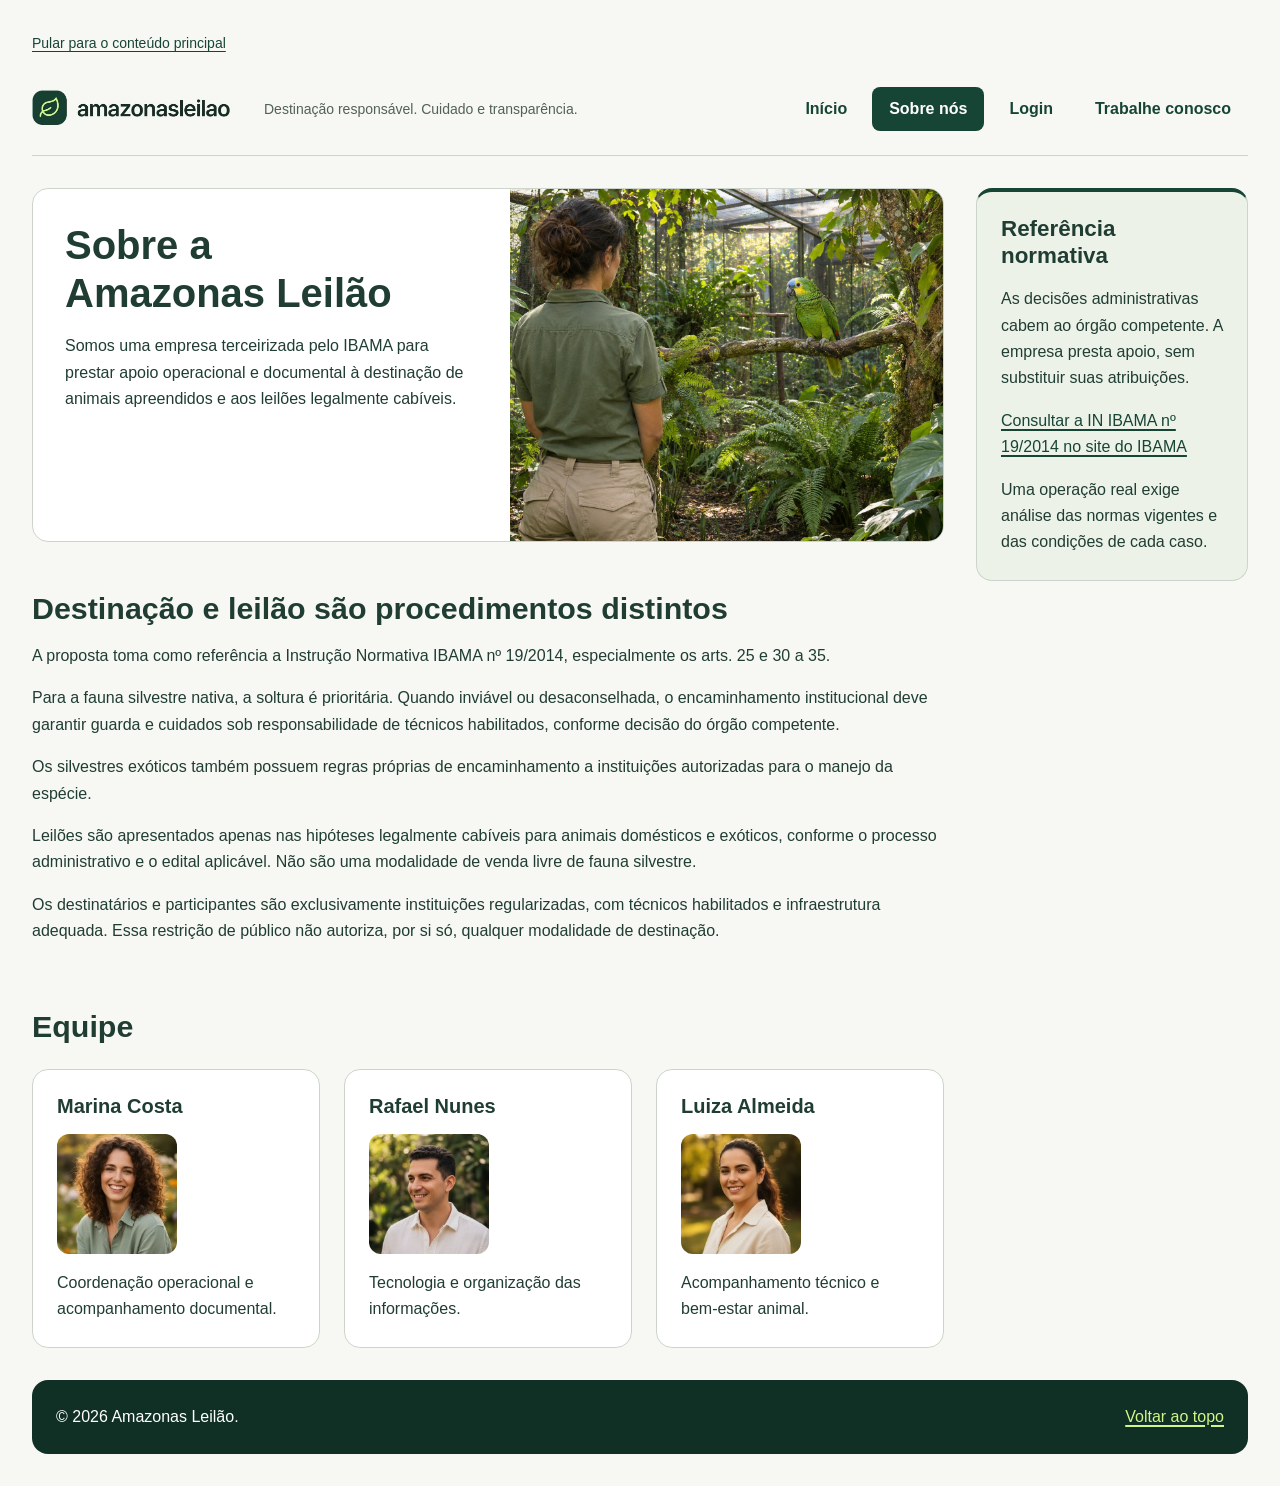
<file: paginas/sobre.html>
<!DOCTYPE html>
<html lang="pt-BR">
<head>
  <meta charset="UTF-8">
  <meta name="viewport" content="width=device-width, initial-scale=1.0">
  <meta name="description" content="Proposta institucional de apoio ao IBAMA na destinação de animais apreendidos.">
  <title>Sobre nós | Amazonas Leilão</title>
  <link rel="stylesheet" href="sobre.css">
</head>
<body class="sobre">
  <a class="pular" href="#conteudo">Pular para o conteúdo principal</a>
  <header id="topo">
    <a class="logo" href="index.html"><img src="../imagens/logo.jpg" alt="Amazonas Leilão, página inicial" width="176"></a>
    <p>Destinação responsável. Cuidado e transparência.</p>
    <nav aria-label="Navegação principal">
      <ul>
        <li><a href="index.html">Início</a></li>
        <li><a href="sobre.html" aria-current="page">Sobre nós</a></li>
        <li><a href="login.html">Login</a></li>
        <li><a href="trabalhe-conosco.html">Trabalhe conosco</a></li>
      </ul>
    </nav>
  </header>
  <main id="conteudo" tabindex="-1">
    <section class="apresentacao">
      <div class="apresentacao-texto">
        <h1>Sobre a Amazonas Leilão</h1>
        <p>Somos uma empresa terceirizada pelo IBAMA para prestar apoio operacional e documental à destinação de animais apreendidos e aos leilões legalmente cabíveis.</p>
      </div>
      <img src="../imagens/viveiro-papagaio.jpg" alt="Profissional observando um papagaio-verdadeiro sobre um galho em viveiro amplo com vegetação." width="480" loading="lazy">
    </section>
    <section>
      <h2>Destinação e leilão são procedimentos distintos</h2>
      <p>A proposta toma como referência a Instrução Normativa IBAMA nº 19/2014, especialmente os arts. 25 e 30 a 35.</p>
      <p>Para a fauna silvestre nativa, a soltura é prioritária. Quando inviável ou desaconselhada, o encaminhamento institucional deve garantir guarda e cuidados sob responsabilidade de técnicos habilitados, conforme decisão do órgão competente.</p>
      <p>Os silvestres exóticos também possuem regras próprias de encaminhamento a instituições autorizadas para o manejo da espécie.</p>
      <p>Leilões são apresentados apenas nas hipóteses legalmente cabíveis para animais domésticos e exóticos, conforme o processo administrativo e o edital aplicável. Não são uma modalidade de venda livre de fauna silvestre.</p>
      <p>Os destinatários e participantes são exclusivamente instituições regularizadas, com técnicos habilitados e infraestrutura adequada. Essa restrição de público não autoriza, por si só, qualquer modalidade de destinação.</p>
    </section>
    <section class="grade equipe">
      <h2>Equipe</h2>
      <article>
        <h3>Marina Costa</h3>
        <img src="../imagens/marina-costa.jpg" alt="Retrato ilustrativo de Marina Costa." width="120" loading="lazy">
        <p>Coordenação operacional e acompanhamento documental.</p>
      </article>
      <article>
        <h3>Rafael Nunes</h3>
        <img src="../imagens/rafael-nunes.jpg" alt="Retrato ilustrativo de Rafael Nunes." width="120" loading="lazy">
        <p>Tecnologia e organização das informações.</p>
      </article>
      <article>
        <h3>Luiza Almeida</h3>
        <img src="../imagens/luiza-almeida.jpg" alt="Retrato ilustrativo de Luiza Almeida." width="120" loading="lazy">
        <p>Acompanhamento técnico e bem-estar animal.</p>
      </article>
    </section>
  </main>
  <aside id="lateral" aria-labelledby="titulo-lateral">
    <h2 id="titulo-lateral">Referência normativa</h2>
    <p>As decisões administrativas cabem ao órgão competente. A empresa presta apoio, sem substituir suas atribuições.</p>
    <p><a href="https://www.ibama.gov.br/sophia/cnia/legislacao/IBAMA/IN0019-191214.pdf">Consultar a IN IBAMA nº 19/2014 no site do IBAMA</a></p>
    <p>Uma operação real exige análise das normas vigentes e das condições de cada caso.</p>
  </aside>
  <footer id="rodape">
    <p>&copy; 2026 Amazonas Leilão.</p>
    <a href="#topo">Voltar ao topo</a>
  </footer>
</body>
</html>
</file>
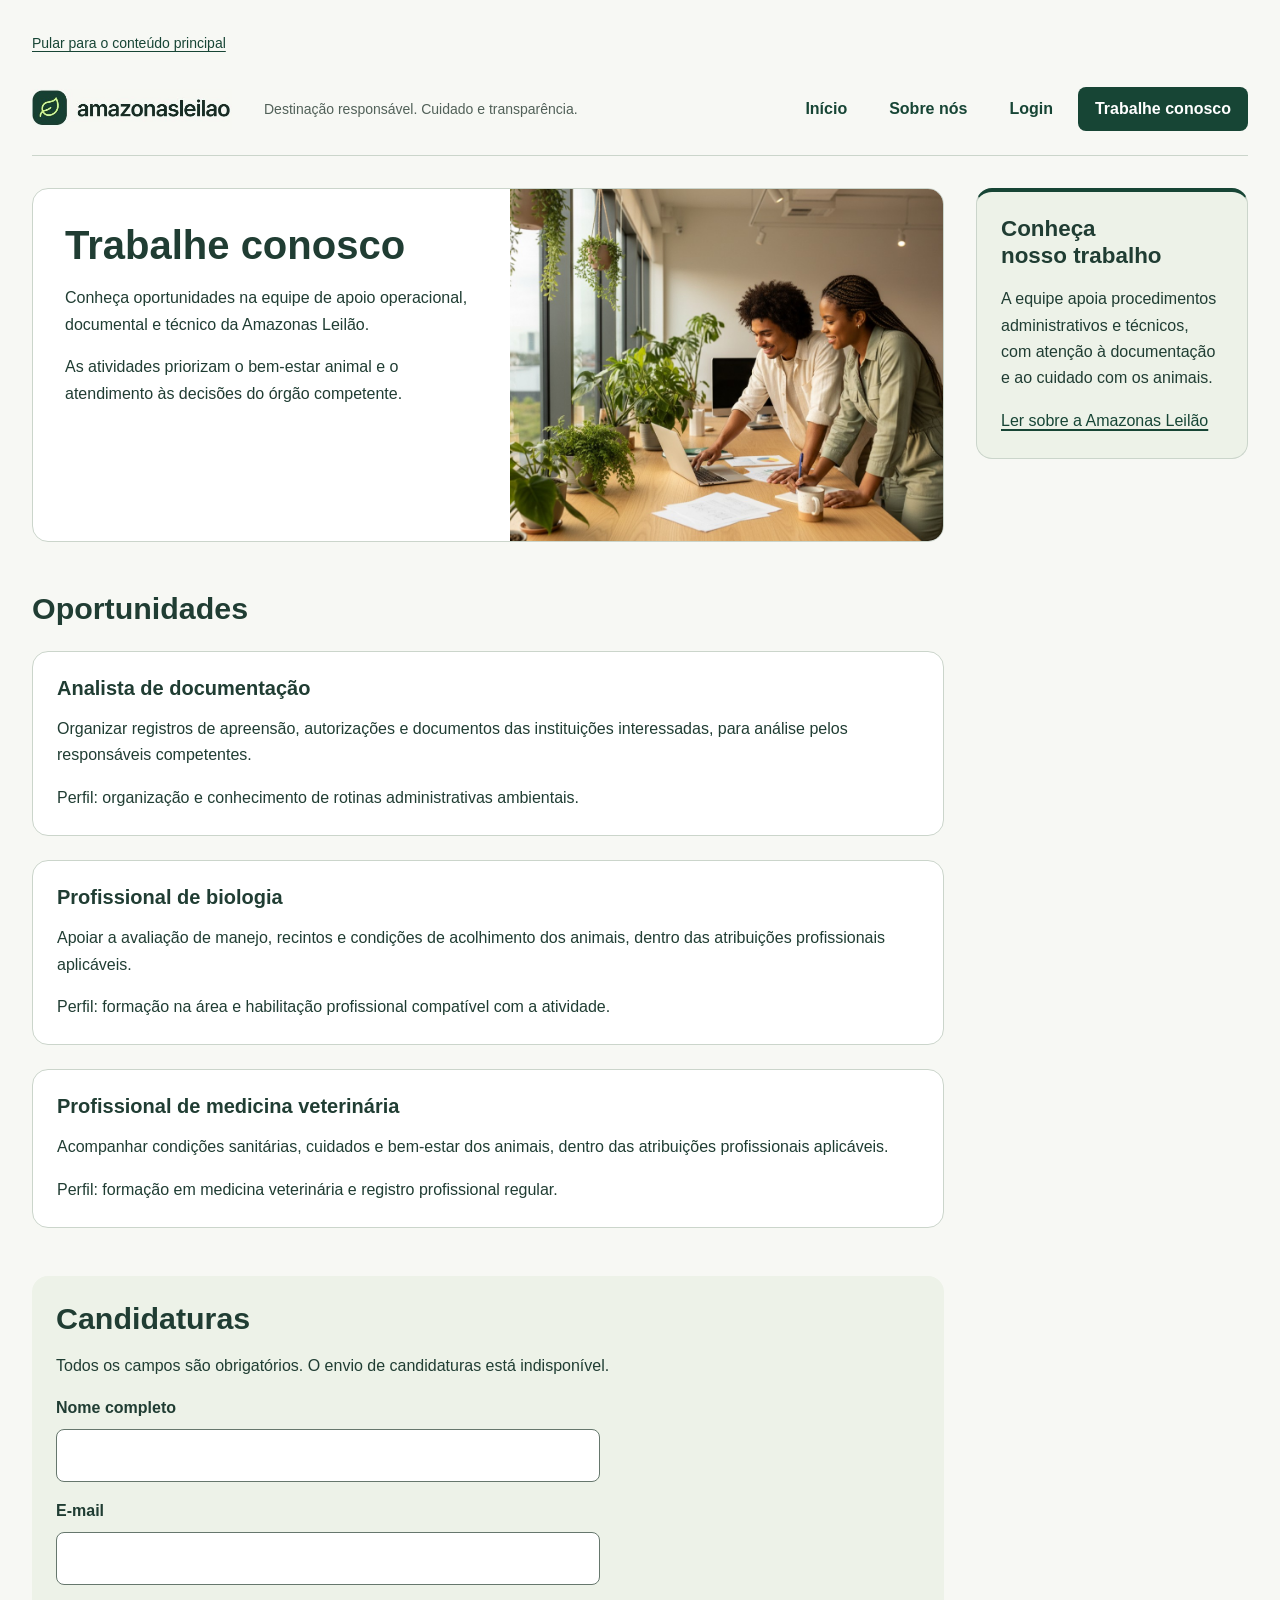
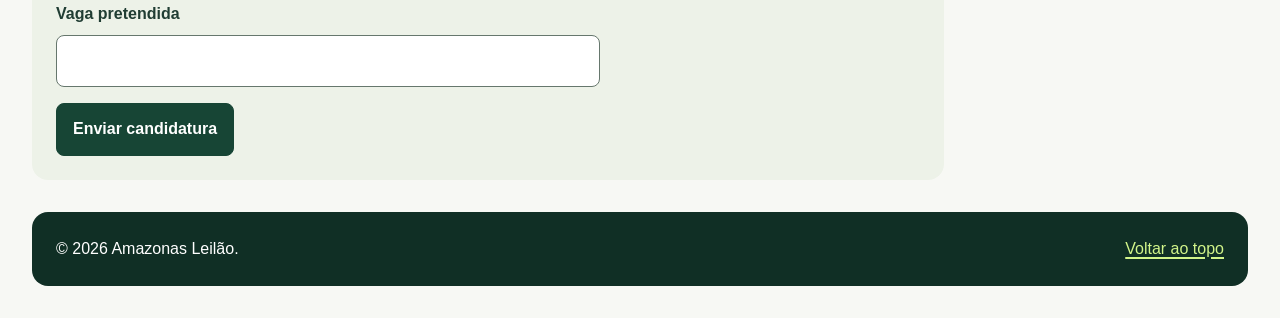
<file: paginas/trabalhe-conosco.html>
<!DOCTYPE html>
<html lang="pt-BR">
<head>
  <meta charset="UTF-8">
  <meta name="viewport" content="width=device-width, initial-scale=1.0">
  <meta name="description" content="Oportunidades de apoio à destinação responsável de animais apreendidos.">
  <title>Trabalhe conosco | Amazonas Leilão</title>
  <link rel="stylesheet" href="trabalhe-conosco.css">
</head>
<body class="trabalho">
  <a class="pular" href="#conteudo">Pular para o conteúdo principal</a>
  <header id="topo">
    <a class="logo" href="index.html"><img src="../imagens/logo.jpg" alt="Amazonas Leilão, página inicial" width="176"></a>
    <p>Destinação responsável. Cuidado e transparência.</p>
    <nav aria-label="Navegação principal">
      <ul>
        <li><a href="index.html">Início</a></li>
        <li><a href="sobre.html">Sobre nós</a></li>
        <li><a href="login.html">Login</a></li>
        <li><a href="trabalhe-conosco.html" aria-current="page">Trabalhe conosco</a></li>
      </ul>
    </nav>
  </header>
  <main id="conteudo" tabindex="-1">
    <section class="apresentacao">
      <div class="apresentacao-texto">
        <h1>Trabalhe conosco</h1>
        <p>Conheça oportunidades na equipe de apoio operacional, documental e técnico da Amazonas Leilão.</p>
        <p>As atividades priorizam o bem-estar animal e o atendimento às decisões do órgão competente.</p>
      </div>
      <img src="../imagens/equipe-trabalho.jpg" alt="Duas pessoas trabalhando juntas em uma mesa de escritório." width="480" loading="lazy">
    </section>
    <section id="oportunidades" class="grade oportunidades">
      <h2>Oportunidades</h2>
      <article>
        <h3>Analista de documentação</h3>
        <p>Organizar registros de apreensão, autorizações e documentos das instituições interessadas, para análise pelos responsáveis competentes.</p>
        <p>Perfil: organização e conhecimento de rotinas administrativas ambientais.</p>
      </article>
      <article>
        <h3>Profissional de biologia</h3>
        <p>Apoiar a avaliação de manejo, recintos e condições de acolhimento dos animais, dentro das atribuições profissionais aplicáveis.</p>
        <p>Perfil: formação na área e habilitação profissional compatível com a atividade.</p>
      </article>
      <article>
        <h3>Profissional de medicina veterinária</h3>
        <p>Acompanhar condições sanitárias, cuidados e bem-estar dos animais, dentro das atribuições profissionais aplicáveis.</p>
        <p>Perfil: formação em medicina veterinária e registro profissional regular.</p>
      </article>
    </section>
    <section id="candidatura">
      <h2 id="titulo-candidaturas">Candidaturas</h2>
      <p id="aviso-candidatura">Todos os campos são obrigatórios. O envio de candidaturas está indisponível.</p>
      <form method="dialog" aria-labelledby="titulo-candidaturas" aria-describedby="aviso-candidatura">
        <div>
          <label for="candidatura-nome">Nome completo</label>
          <input id="candidatura-nome" type="text" autocomplete="name" required>
        </div>
        <div>
          <label for="candidatura-email">E-mail</label>
          <input id="candidatura-email" type="email" autocomplete="email" required>
        </div>
        <div>
          <label for="candidatura-vaga">Vaga pretendida</label>
          <input id="candidatura-vaga" type="text" required>
        </div>
        <button type="submit">Enviar candidatura</button>
      </form>
    </section>
  </main>
  <aside id="lateral" aria-labelledby="titulo-lateral">
    <h2 id="titulo-lateral">Conheça nosso trabalho</h2>
    <p>A equipe apoia procedimentos administrativos e técnicos, com atenção à documentação e ao cuidado com os animais.</p>
    <a href="sobre.html">Ler sobre a Amazonas Leilão</a>
  </aside>
  <footer id="rodape">
    <p>&copy; 2026 Amazonas Leilão.</p>
    <a href="#topo">Voltar ao topo</a>
  </footer>
</body>
</html>
</file>
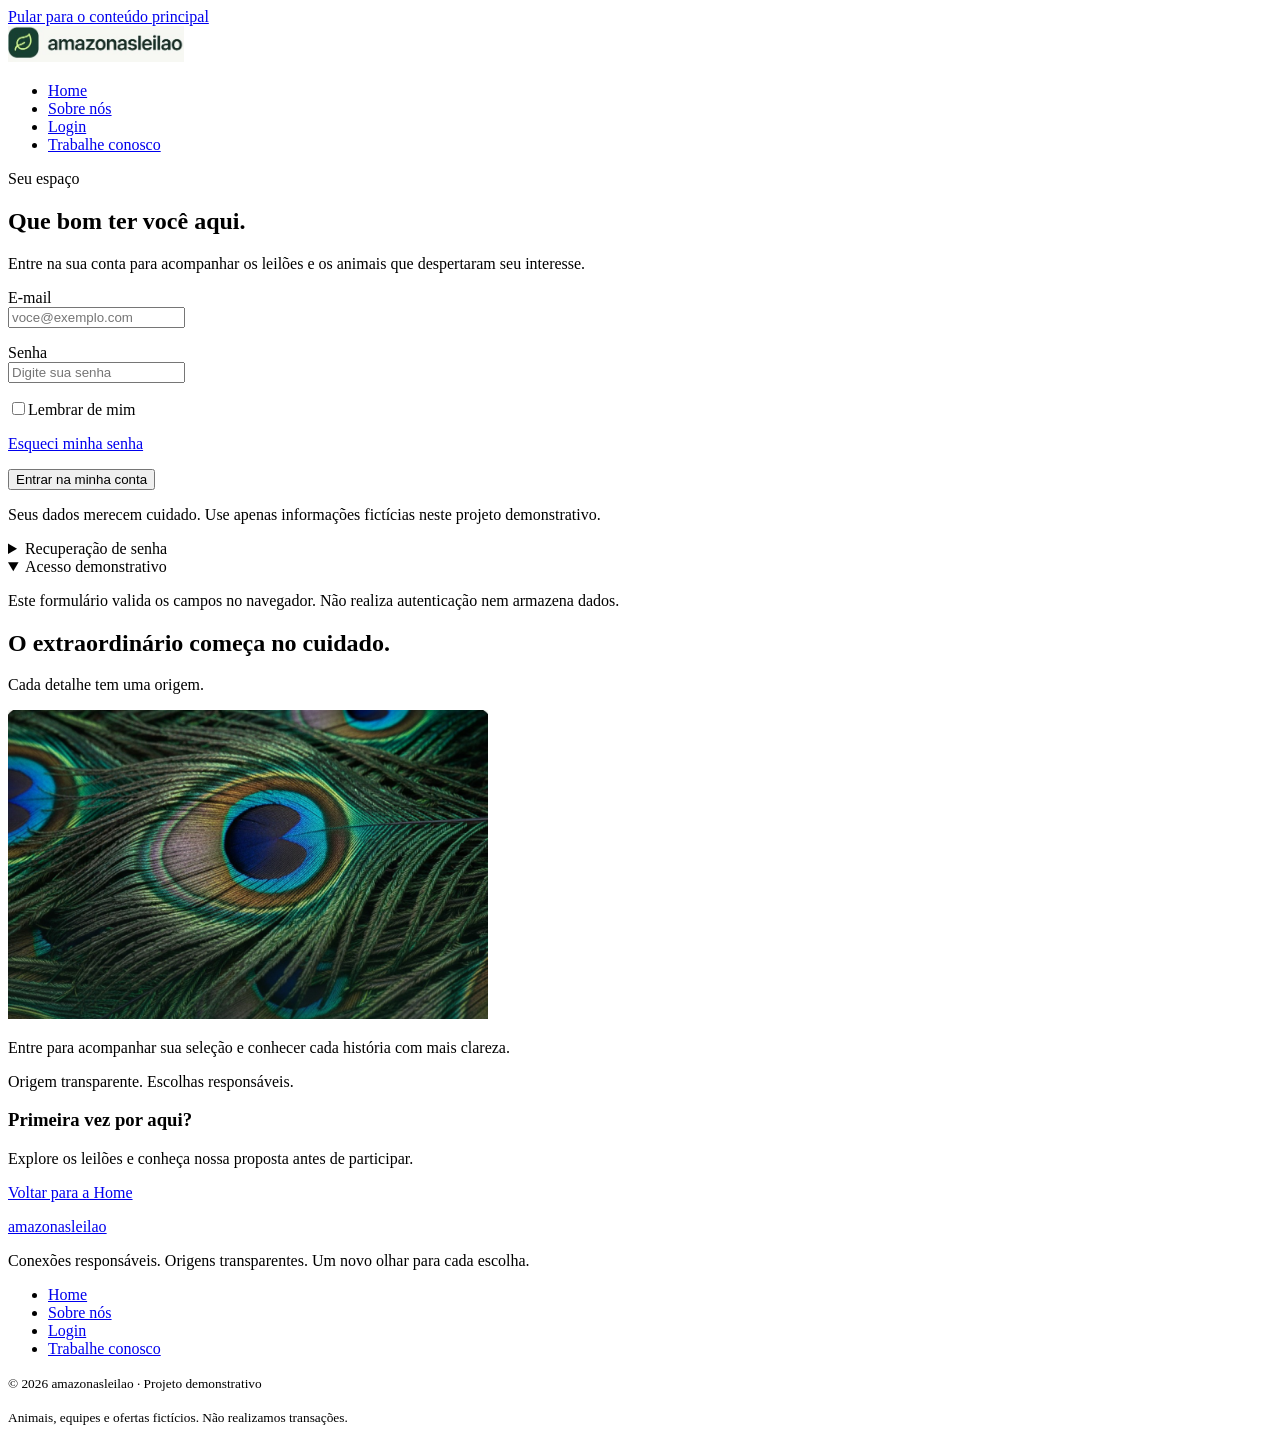
<file: Documents/HTML-CSS UNI/amozonas_leilao/login.html>
<!DOCTYPE html>
<html lang="pt-BR">
<head>
  <meta charset="UTF-8">
  <meta name="viewport" content="width=device-width, initial-scale=1.0">
  <meta name="description" content="Amazonasleilao: conexões responsáveis, origens transparentes. Projeto demonstrativo de leilões de animais de criação.">
  <title>Login | Amazonasleilao</title>
</head>
<body>
  <a href="#conteudo">Pular para o conteúdo principal</a>
  <header>
    <a href="index.html"><img src="imagens/logo.jpg" alt="Amazonasleilao · página inicial" width="176" loading="lazy"></a>
    <nav aria-label="Navegação principal"><ul>
      <li><a href="index.html">Home</a></li>
      <li><a href="sobre.html">Sobre nós</a></li>
      <li><a href="login.html" aria-current="page">Login</a></li>
      <li><a href="trabalhe-conosco.html">Trabalhe conosco</a></li>
</ul></nav>
  </header>
  <main id="conteudo" tabindex="-1">
    <section aria-labelledby="acesso"><p>Seu espaço</p><h1 id="acesso">Que bom ter você aqui.</h1><p>Entre na sua conta para acompanhar os leilões e os animais que despertaram seu interesse.</p>
      <form action="login.html#demonstracao" method="get" aria-describedby="aviso-login">
        <p><label for="email">E-mail</label><br><input id="email" type="email" autocomplete="email" placeholder="voce@exemplo.com" required></p>
        <p><label for="senha">Senha</label><br><input id="senha" type="password" autocomplete="current-password" placeholder="Digite sua senha" required></p>
        <p><input id="lembrar" type="checkbox"><label for="lembrar">Lembrar de mim</label></p>
        <p><a href="#recuperacao">Esqueci minha senha</a></p><button type="submit">Entrar na minha conta</button>
      </form>
      <aside id="aviso-login" aria-label="Privacidade"><p>Seus dados merecem cuidado. Use apenas informações fictícias neste projeto demonstrativo.</p></aside>
      <details id="recuperacao"><summary>Recuperação de senha</summary><p>O acesso · demonstrativo. Não há conta cadastrada nem envio de e-mail para recuperação de senha.</p></details>
      <details id="demonstracao" open><summary>Acesso demonstrativo</summary><p>Este formulário valida os campos no navegador. Não realiza autenticação nem armazena dados.</p></details>
    </section>
    <section aria-labelledby="cuidado"><h2 id="cuidado">O extraordinário começa no cuidado.</h2><p>Cada detalhe tem uma origem.</p>
      <img src="imagens/penas-pavao.jpg" alt="Detalhe das penas de um pavão, com desenhos em tons de azul e verde." width="480" loading="lazy">
      <p>Entre para acompanhar sua seleção e conhecer cada história com mais clareza.</p><p>Origem transparente. Escolhas responsáveis.</p>
      <article><h3>Primeira vez por aqui?</h3><p>Explore os leilões e conheça nossa proposta antes de participar.</p><a href="index.html">Voltar para a Home</a></article>
    </section>
  </main>
  <footer>
    <p><a href="index.html">amazonasleilao</a></p>
    <p>Conexões responsáveis. Origens transparentes. Um novo olhar para cada escolha.</p>
    <nav aria-label="Navegação do rodapé"><ul>
      <li><a href="index.html">Home</a></li>
      <li><a href="sobre.html">Sobre nós</a></li>
      <li><a href="login.html" aria-current="page">Login</a></li>
      <li><a href="trabalhe-conosco.html">Trabalhe conosco</a></li>
</ul></nav>
    <p><small>&copy; 2026 amazonasleilao · Projeto demonstrativo</small></p>
    <p><small>Animais, equipes e ofertas fictícios. Não realizamos transações.</small></p>
  </footer>
</body>
</html>
</file>
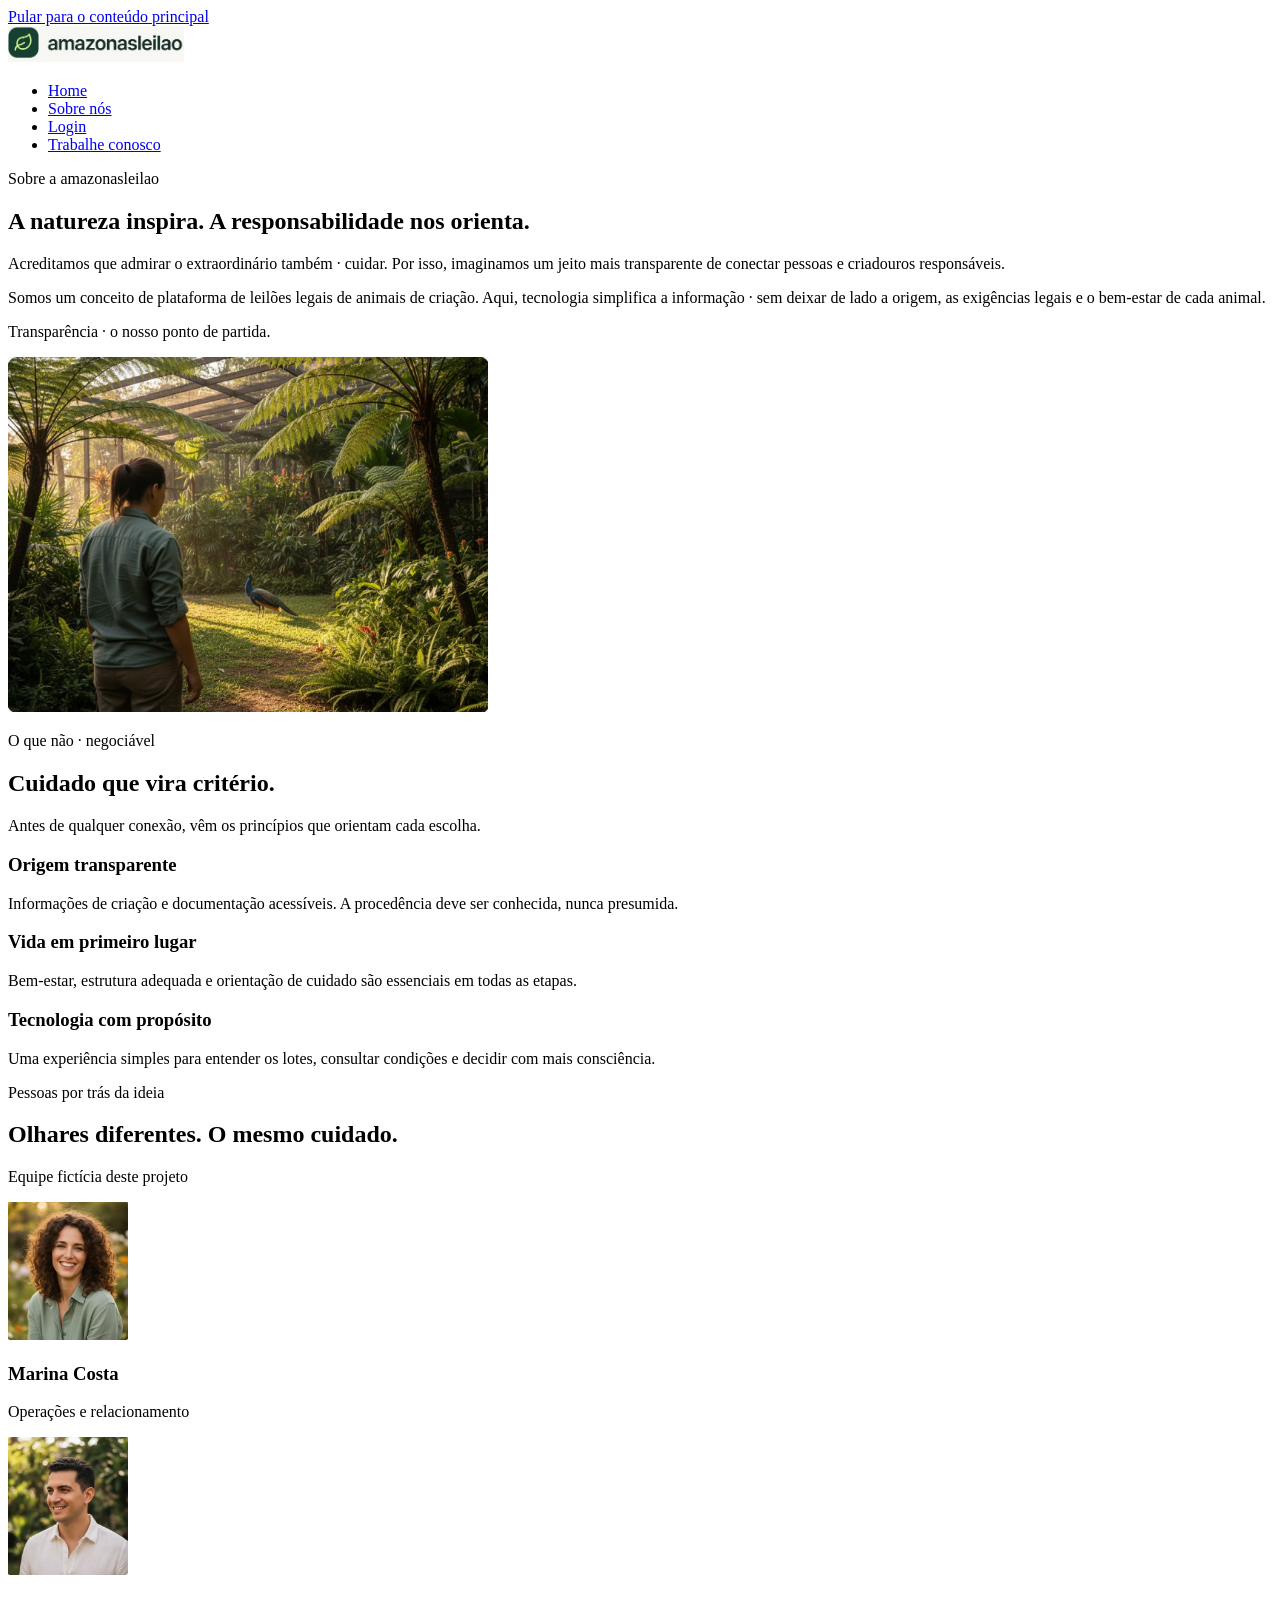
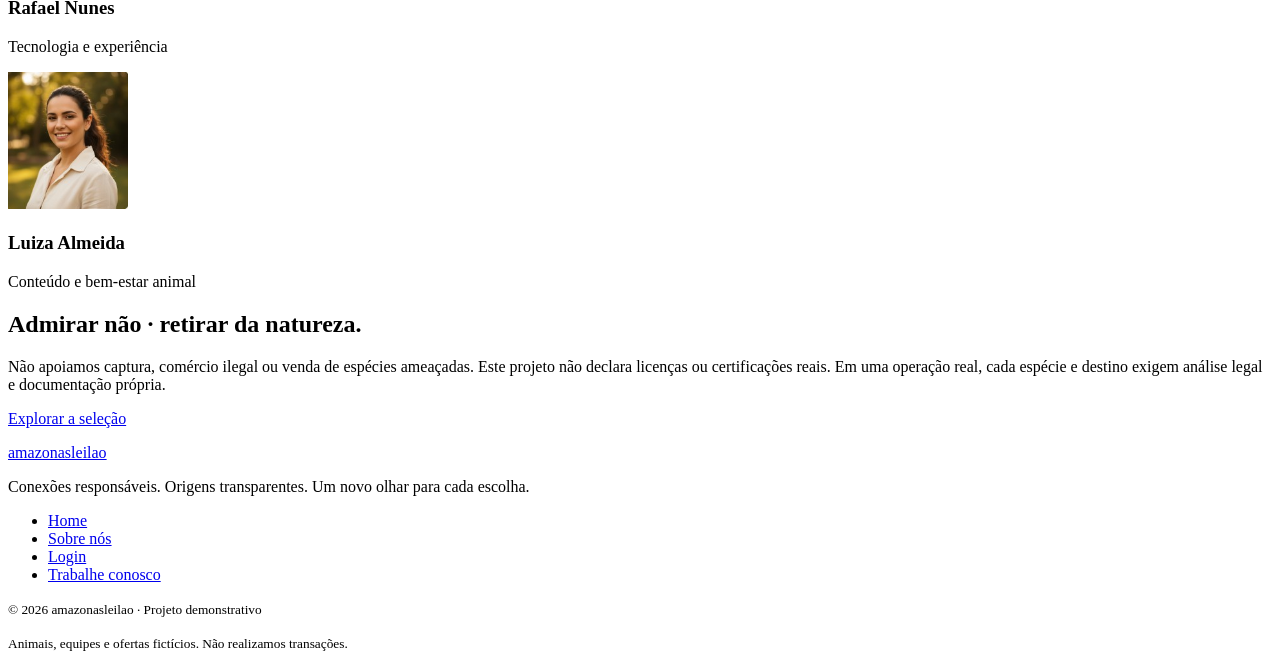
<file: Documents/HTML-CSS UNI/amozonas_leilao/sobre.html>
<!DOCTYPE html>
<html lang="pt-BR">
<head>
  <meta charset="UTF-8">
  <meta name="viewport" content="width=device-width, initial-scale=1.0">
  <meta name="description" content="Amazonasleilao: conexões responsáveis, origens transparentes. Projeto demonstrativo de leilões de animais de criação.">
  <title>Sobre nós | Amazonasleilao</title>
</head>
<body>
  <a href="#conteudo">Pular para o conteúdo principal</a>
  <header>
    <a href="index.html"><img src="imagens/logo.jpg" alt="Amazonasleilao · página inicial" width="176" loading="lazy"></a>
    <nav aria-label="Navegação principal"><ul>
      <li><a href="index.html">Home</a></li>
      <li><a href="sobre.html" aria-current="page">Sobre nós</a></li>
      <li><a href="login.html">Login</a></li>
      <li><a href="trabalhe-conosco.html">Trabalhe conosco</a></li>
</ul></nav>
  </header>
  <main id="conteudo" tabindex="-1">
    <section aria-labelledby="sobre">
      <p>Sobre a amazonasleilao</p><h1 id="sobre">A natureza inspira. A responsabilidade nos orienta.</h1>
      <p>Acreditamos que admirar o extraordinário também · cuidar. Por isso, imaginamos um jeito mais transparente de conectar pessoas e criadouros responsáveis.</p>
      <p>Somos um conceito de plataforma de leilões legais de animais de criação. Aqui, tecnologia simplifica a informação · sem deixar de lado a origem, as exigências legais e o bem-estar de cada animal.</p>
      <p>Transparência · o nosso ponto de partida.</p>
      <img src="imagens/viveiro.jpg" alt="Pessoa observando um pavão em um viveiro amplo, cercado por vegetação." width="480" loading="lazy">
    </section>
    <section aria-labelledby="criterios"><p>O que não · negociável</p><h2 id="criterios">Cuidado que vira critério.</h2><p>Antes de qualquer conexão, vêm os princípios que orientam cada escolha.</p>
<article><h3>Origem transparente</h3><p>Informações de criação e documentação acessíveis. A procedência deve ser conhecida, nunca presumida.</p></article>
<article><h3>Vida em primeiro lugar</h3><p>Bem-estar, estrutura adequada e orientação de cuidado são essenciais em todas as etapas.</p></article>
<article><h3>Tecnologia com propósito</h3><p>Uma experiência simples para entender os lotes, consultar condições e decidir com mais consciência.</p></article>
</section><section aria-labelledby="equipe"><p>Pessoas por trás da ideia</p><h2 id="equipe">Olhares diferentes. O mesmo cuidado.</h2><p>Equipe fictícia deste projeto</p><article><img src="imagens/marina-costa.jpg" alt="Retrato de Marina Costa, integrante da equipe fictícia." width="120" loading="lazy"><h3>Marina Costa</h3><p>Operações e relacionamento</p></article><article><img src="imagens/rafael-nunes.jpg" alt="Retrato de Rafael Nunes, integrante da equipe fictícia." width="120" loading="lazy"><h3>Rafael Nunes</h3><p>Tecnologia e experiência</p></article><article><img src="imagens/luiza-almeida.jpg" alt="Retrato de Luiza Almeida, integrante da equipe fictícia." width="120" loading="lazy"><h3>Luiza Almeida</h3><p>Conteúdo e bem-estar animal</p></article></section><aside aria-labelledby="natureza"><h2 id="natureza">Admirar não · retirar da natureza.</h2><p>Não apoiamos captura, comércio ilegal ou venda de espécies ameaçadas. Este projeto não declara licenças ou certificações reais. Em uma operação real, cada espécie e destino exigem análise legal e documentação própria.</p><p><a href="index.html#leiloes">Explorar a seleção</a></p></aside>
  </main>
  <footer>
    <p><a href="index.html">amazonasleilao</a></p>
    <p>Conexões responsáveis. Origens transparentes. Um novo olhar para cada escolha.</p>
    <nav aria-label="Navegação do rodapé"><ul>
      <li><a href="index.html">Home</a></li>
      <li><a href="sobre.html" aria-current="page">Sobre nós</a></li>
      <li><a href="login.html">Login</a></li>
      <li><a href="trabalhe-conosco.html">Trabalhe conosco</a></li>
</ul></nav>
    <p><small>&copy; 2026 amazonasleilao · Projeto demonstrativo</small></p>
    <p><small>Animais, equipes e ofertas fictícios. Não realizamos transações.</small></p>
  </footer>
</body>
</html>
</file>
<file: docs/index.css>
/* Estilos da página index.html. */

:root {
  --cor-fundo: #f7f8f4;
  --cor-superficie: #ffffff;
  --cor-suave: #edf2e8;
  --cor-texto: #203d33;
  --cor-secundaria: #526159;
  --cor-verde: #174535;
  --cor-verde-escuro: #102f25;
  --cor-destaque: #d2f58a;
  --cor-borda: #cbd5cb;
  --cor-controle: #66776d;
  --cor-foco: #805400;
  --espaco-1: 0.5rem;
  --espaco-2: 1rem;
  --espaco-3: 1.5rem;
  --espaco-4: 2rem;
  --espaco-5: 3rem;
  --raio: 1rem;
  --largura-site: 90rem;
}

* {
  box-sizing: border-box;
}

html {
  background: var(--cor-fundo);
  scroll-padding-top: var(--espaco-2);
}

body {
  display: grid;
  grid-template-columns: minmax(0, 1fr);
  grid-template-areas:
    "pular"
    "topo"
    "conteudo"
    "lateral"
    "rodape";
  gap: var(--espaco-3);
  max-width: var(--largura-site);
  min-height: 100vh;
  margin: 0 auto;
  padding: var(--espaco-2);
  color: var(--cor-texto);
  font-family: Arial, Helvetica, sans-serif;
  font-size: 1rem;
  line-height: 1.65;
  overflow-wrap: anywhere;
}

body > *, main > *, section > *, article > * {
  min-width: 0;
}

h1, h2, h3 {
  margin: 0 0 var(--espaco-2);
  line-height: 1.2;
  font-weight: 600;
  text-wrap: balance;
}

h1 {
  font-size: 2rem;
}

h2 {
  font-size: 1.65rem;
}

h3 {
  font-size: 1.25rem;
}

p, ul, dl {
  margin: 0 0 var(--espaco-2);
}

ul {
  padding-left: var(--espaco-3);
}

li + li {
  margin-top: var(--espaco-1);
}

figure {
  margin: 0;
}

img {
  display: block; max-width: 100%; height: auto;
}

figcaption {
  padding: var(--espaco-2); font-size: 0.875rem;
}

a {
  color: var(--cor-verde);
  text-decoration-thickness: 0.1em;
  text-underline-offset: 0.2em;
}

a:hover {
  text-decoration-thickness: 0.16em;
}

:focus-visible {
  outline: 3px solid var(--cor-foco);
  outline-offset: 4px;
}

.pular {
  grid-area: pular;
  justify-self: start;
  display: inline-block;
  font-size: 0.875rem;
}

#topo {
  grid-area: topo;
  display: flex;
  flex-wrap: wrap;
  align-items: center;
  gap: var(--espaco-2) var(--espaco-3);
  padding-bottom: var(--espaco-3);
  border-bottom: 1px solid var(--cor-borda);
}

.logo {
  display: inline-block; flex-shrink: 0;
}

.logo img {
  width: 12.5rem;
}

#topo > p {
  flex-basis: 100%; margin: 0; color: var(--cor-secundaria); font-size: 0.875rem;
}

#topo nav {
  flex-basis: 100%;
}

#topo nav ul {
  display: flex;
  flex-wrap: wrap;
  gap: var(--espaco-1);
  margin: 0;
  padding: 0;
  list-style: none;
}

#topo nav li {
  flex: 1 1 calc(50% - var(--espaco-1)); margin: 0;
}

#topo nav a {
  display: flex;
  align-items: center;
  justify-content: center;
  min-height: 2.75rem;
  padding: var(--espaco-1) var(--espaco-2);
  border: 1px solid transparent;
  border-radius: 0.5rem;
  text-decoration: none;
  font-weight: 600;
}

#topo nav a:hover {
  background: var(--cor-suave);
}

#topo nav a[aria-current="page"] {
  color: var(--cor-superficie); background: var(--cor-verde);
}

#conteudo {
  grid-area: conteudo;
  display: grid;
  grid-template-columns: minmax(0, 1fr);
  align-content: start;
  gap: var(--espaco-5);
}

.apresentacao {
  display: grid;
  grid-template-columns: minmax(0, 1fr);
  gap: var(--espaco-3);
  overflow: hidden;
  border: 1px solid var(--cor-borda);
  border-radius: var(--raio);
  background: var(--cor-superficie);
}

.apresentacao-texto {
  padding: var(--espaco-3);
}

.apresentacao-texto > :last-child {
  margin-bottom: 0;
}

.apresentacao figure img {
  width: 100%; aspect-ratio: 4 / 3; object-fit: cover;
}

.apresentacao figure {
  align-self: stretch; background: var(--cor-verde-escuro);
}

.apresentacao figcaption {
  color: var(--cor-superficie);
}

.inicio .apresentacao {
  color: var(--cor-superficie); background: var(--cor-verde); border-color: var(--cor-verde);
}

.acoes {
  display: flex; flex-wrap: wrap; gap: var(--espaco-1);
}

.acoes a, article > a {
  display: inline-block;
  padding: 0.75rem var(--espaco-2);
  border-radius: 0.5rem;
  font-weight: 600;
}

.acoes a {
  color: var(--cor-verde-escuro); background: var(--cor-destaque); text-decoration: none;
}

.acoes a:hover {
  text-decoration: underline;
}

.inicio .apresentacao :focus-visible {
  outline-color: var(--cor-destaque);
}

.grade {
  display: grid;
  grid-template-columns: minmax(0, 1fr);
  gap: var(--espaco-3);
  align-items: start;
}

.grade > h2, .grade > p {
  grid-column: 1 / -1; margin-bottom: 0;
}

article {
  padding: var(--espaco-3);
  border: 1px solid var(--cor-borda);
  border-radius: var(--raio);
  background: var(--cor-superficie);
}

article > :last-child {
  margin-bottom: 0;
}

.lotes article > img {
  width: 100%; aspect-ratio: 2 / 1; object-fit: cover; margin-bottom: var(--espaco-3); border-radius: 0.5rem;
}

article > a {
  border: 1px solid var(--cor-controle);
}

article > a:hover {
  background: var(--cor-suave);
}

dt {
  font-weight: 600;
}

dd {
  margin: 0 0 var(--espaco-2); color: var(--cor-secundaria);
}

#lateral {
  grid-area: lateral;
  align-self: start;
  padding: var(--espaco-3);
  border: 1px solid var(--cor-borda);
  border-top: 4px solid var(--cor-verde);
  border-radius: var(--raio);
  background: var(--cor-suave);
}

#lateral h2 {
  font-size: 1.4rem;
}

#lateral > :last-child {
  margin-bottom: 0;
}

#rodape {
  grid-area: rodape;
  display: flex;
  flex-wrap: wrap;
  align-items: center;
  justify-content: space-between;
  gap: var(--espaco-2);
  padding: var(--espaco-3);
  border-radius: var(--raio);
  color: var(--cor-superficie);
  background: var(--cor-verde-escuro);
}

#rodape p {
  margin: 0;
}

#rodape a {
  color: var(--cor-destaque);
}

#rodape :focus-visible {
  outline-color: var(--cor-destaque);
}

@media (max-width: 480px) {
  body {
    gap: var(--espaco-2);
  }

  h1 {
    font-size: 1.8rem;
  }

  .apresentacao-texto, article, #lateral {
    padding: var(--espaco-2);
  }

  .acoes a {
    width: 100%; text-align: center;
  }
}

@media (min-width: 768px) {
  body {
    padding: var(--espaco-3); gap: var(--espaco-4);
  }

  h1 {
    font-size: 2.5rem;
  }

  h2 {
    font-size: 1.9rem;
  }

  #topo nav {
    flex-basis: auto; margin-left: auto;
  }

  #topo nav li {
    flex: 0 1 auto;
  }

  #topo > p {
    order: 1;
  }

  .apresentacao {
    grid-template-columns: minmax(0, 1.1fr) minmax(0, 1fr); gap: 0;
  }

  .apresentacao-texto {
    padding: var(--espaco-4);
  }

  .apresentacao figure {
    display: grid; grid-template-rows: 1fr auto;
  }

  .apresentacao figure img {
    height: 100%; min-height: 22rem;
  }

  .lotes {
    grid-template-columns: repeat(2, minmax(0, 1fr));
  }

  #leiloes > article {
    grid-column: 1 / -1;
  }
}

@media (min-width: 1200px) {
  body {
    grid-template-columns: minmax(0, 1fr) 17rem;
      grid-template-areas:
        "pular pular"
        "topo topo"
        "conteudo lateral"
        "rodape rodape";
      padding: var(--espaco-4);
  }

  #topo {
    column-gap: var(--espaco-4);
  }

  #topo > p {
    flex: 1 1 12rem; order: 0;
  }

  #topo nav {
    flex: 0 1 auto;
  }
}
</file>
<file: paginas/index.css>
/* Estilos da página index.html. */

:root {
  --cor-fundo: #f7f8f4;
  --cor-superficie: #ffffff;
  --cor-suave: #edf2e8;
  --cor-texto: #203d33;
  --cor-secundaria: #526159;
  --cor-verde: #174535;
  --cor-verde-escuro: #102f25;
  --cor-destaque: #d2f58a;
  --cor-borda: #cbd5cb;
  --cor-controle: #66776d;
  --cor-foco: #805400;
  --espaco-1: 0.5rem;
  --espaco-2: 1rem;
  --espaco-3: 1.5rem;
  --espaco-4: 2rem;
  --espaco-5: 3rem;
  --raio: 1rem;
  --largura-site: 90rem;
}

* {
  box-sizing: border-box;
}

html {
  background: var(--cor-fundo);
  scroll-padding-top: var(--espaco-2);
}

body {
  display: grid;
  grid-template-columns: minmax(0, 1fr);
  grid-template-areas:
    "pular"
    "topo"
    "conteudo"
    "lateral"
    "rodape";
  gap: var(--espaco-3);
  max-width: var(--largura-site);
  min-height: 100vh;
  margin: 0 auto;
  padding: var(--espaco-2);
  color: var(--cor-texto);
  font-family: Arial, Helvetica, sans-serif;
  font-size: 1rem;
  line-height: 1.65;
  overflow-wrap: anywhere;
}

body > *, main > *, section > *, article > * {
  min-width: 0;
}

h1, h2, h3 {
  margin: 0 0 var(--espaco-2);
  line-height: 1.2;
  font-weight: 600;
  text-wrap: balance;
}

h1 {
  font-size: 2rem;
}

h2 {
  font-size: 1.65rem;
}

h3 {
  font-size: 1.25rem;
}

p, ul, dl {
  margin: 0 0 var(--espaco-2);
}

ul {
  padding-left: var(--espaco-3);
}

li + li {
  margin-top: var(--espaco-1);
}

figure {
  margin: 0;
}

img {
  display: block; max-width: 100%; height: auto;
}

figcaption {
  padding: var(--espaco-2); font-size: 0.875rem;
}

a {
  color: var(--cor-verde);
  text-decoration-thickness: 0.1em;
  text-underline-offset: 0.2em;
}

a:hover {
  text-decoration-thickness: 0.16em;
}

:focus-visible {
  outline: 3px solid var(--cor-foco);
  outline-offset: 4px;
}

.pular {
  grid-area: pular;
  justify-self: start;
  display: inline-block;
  font-size: 0.875rem;
}

#topo {
  grid-area: topo;
  display: flex;
  flex-wrap: wrap;
  align-items: center;
  gap: var(--espaco-2) var(--espaco-3);
  padding-bottom: var(--espaco-3);
  border-bottom: 1px solid var(--cor-borda);
}

.logo {
  display: inline-block; flex-shrink: 0;
}

.logo img {
  width: 12.5rem;
}

#topo > p {
  flex-basis: 100%; margin: 0; color: var(--cor-secundaria); font-size: 0.875rem;
}

#topo nav {
  flex-basis: 100%;
}

#topo nav ul {
  display: flex;
  flex-wrap: wrap;
  gap: var(--espaco-1);
  margin: 0;
  padding: 0;
  list-style: none;
}

#topo nav li {
  flex: 1 1 calc(50% - var(--espaco-1)); margin: 0;
}

#topo nav a {
  display: flex;
  align-items: center;
  justify-content: center;
  min-height: 2.75rem;
  padding: var(--espaco-1) var(--espaco-2);
  border: 1px solid transparent;
  border-radius: 0.5rem;
  text-decoration: none;
  font-weight: 600;
}

#topo nav a:hover {
  background: var(--cor-suave);
}

#topo nav a[aria-current="page"] {
  color: var(--cor-superficie); background: var(--cor-verde);
}

#conteudo {
  grid-area: conteudo;
  display: grid;
  grid-template-columns: minmax(0, 1fr);
  align-content: start;
  gap: var(--espaco-5);
}

.apresentacao {
  display: grid;
  grid-template-columns: minmax(0, 1fr);
  gap: var(--espaco-3);
  overflow: hidden;
  border: 1px solid var(--cor-borda);
  border-radius: var(--raio);
  background: var(--cor-superficie);
}

.apresentacao-texto {
  padding: var(--espaco-3);
}

.apresentacao-texto > :last-child {
  margin-bottom: 0;
}

.apresentacao figure img {
  width: 100%; aspect-ratio: 4 / 3; object-fit: cover;
}

.apresentacao figure {
  align-self: stretch; background: var(--cor-verde-escuro);
}

.apresentacao figcaption {
  color: var(--cor-superficie);
}

.inicio .apresentacao {
  color: var(--cor-superficie); background: var(--cor-verde); border-color: var(--cor-verde);
}

.acoes {
  display: flex; flex-wrap: wrap; gap: var(--espaco-1);
}

.acoes a, article > a {
  display: inline-block;
  padding: 0.75rem var(--espaco-2);
  border-radius: 0.5rem;
  font-weight: 600;
}

.acoes a {
  color: var(--cor-verde-escuro); background: var(--cor-destaque); text-decoration: none;
}

.acoes a:hover {
  text-decoration: underline;
}

.inicio .apresentacao :focus-visible {
  outline-color: var(--cor-destaque);
}

.grade {
  display: grid;
  grid-template-columns: minmax(0, 1fr);
  gap: var(--espaco-3);
  align-items: start;
}

.grade > h2, .grade > p {
  grid-column: 1 / -1; margin-bottom: 0;
}

article {
  padding: var(--espaco-3);
  border: 1px solid var(--cor-borda);
  border-radius: var(--raio);
  background: var(--cor-superficie);
}

article > :last-child {
  margin-bottom: 0;
}

.lotes article > img {
  width: 100%; aspect-ratio: 2 / 1; object-fit: cover; margin-bottom: var(--espaco-3); border-radius: 0.5rem;
}

article > a {
  border: 1px solid var(--cor-controle);
}

article > a:hover {
  background: var(--cor-suave);
}

dt {
  font-weight: 600;
}

dd {
  margin: 0 0 var(--espaco-2); color: var(--cor-secundaria);
}

#lateral {
  grid-area: lateral;
  align-self: start;
  padding: var(--espaco-3);
  border: 1px solid var(--cor-borda);
  border-top: 4px solid var(--cor-verde);
  border-radius: var(--raio);
  background: var(--cor-suave);
}

#lateral h2 {
  font-size: 1.4rem;
}

#lateral > :last-child {
  margin-bottom: 0;
}

#rodape {
  grid-area: rodape;
  display: flex;
  flex-wrap: wrap;
  align-items: center;
  justify-content: space-between;
  gap: var(--espaco-2);
  padding: var(--espaco-3);
  border-radius: var(--raio);
  color: var(--cor-superficie);
  background: var(--cor-verde-escuro);
}

#rodape p {
  margin: 0;
}

#rodape a {
  color: var(--cor-destaque);
}

#rodape :focus-visible {
  outline-color: var(--cor-destaque);
}

@media (max-width: 480px) {
  body {
    gap: var(--espaco-2);
  }

  h1 {
    font-size: 1.8rem;
  }

  .apresentacao-texto, article, #lateral {
    padding: var(--espaco-2);
  }

  .acoes a {
    width: 100%; text-align: center;
  }
}

@media (min-width: 768px) {
  body {
    padding: var(--espaco-3); gap: var(--espaco-4);
  }

  h1 {
    font-size: 2.5rem;
  }

  h2 {
    font-size: 1.9rem;
  }

  #topo nav {
    flex-basis: auto; margin-left: auto;
  }

  #topo nav li {
    flex: 0 1 auto;
  }

  #topo > p {
    order: 1;
  }

  .apresentacao {
    grid-template-columns: minmax(0, 1.1fr) minmax(0, 1fr); gap: 0;
  }

  .apresentacao-texto {
    padding: var(--espaco-4);
  }

  .apresentacao figure {
    display: grid; grid-template-rows: 1fr auto;
  }

  .apresentacao figure img {
    height: 100%; min-height: 22rem;
  }

  .lotes {
    grid-template-columns: repeat(2, minmax(0, 1fr));
  }

  #leiloes > article {
    grid-column: 1 / -1;
  }
}

@media (min-width: 1200px) {
  body {
    grid-template-columns: minmax(0, 1fr) 17rem;
      grid-template-areas:
        "pular pular"
        "topo topo"
        "conteudo lateral"
        "rodape rodape";
      padding: var(--espaco-4);
  }

  #topo {
    column-gap: var(--espaco-4);
  }

  #topo > p {
    flex: 1 1 12rem; order: 0;
  }

  #topo nav {
    flex: 0 1 auto;
  }
}
</file>
<file: docs/login.css>
/* Estilos da página login.html. */

:root {
  --cor-fundo: #f7f8f4;
  --cor-superficie: #ffffff;
  --cor-suave: #edf2e8;
  --cor-texto: #203d33;
  --cor-secundaria: #526159;
  --cor-verde: #174535;
  --cor-verde-escuro: #102f25;
  --cor-destaque: #d2f58a;
  --cor-borda: #cbd5cb;
  --cor-controle: #66776d;
  --cor-foco: #805400;
  --espaco-1: 0.5rem;
  --espaco-2: 1rem;
  --espaco-3: 1.5rem;
  --espaco-4: 2rem;
  --espaco-5: 3rem;
  --raio: 1rem;
  --largura-site: 90rem;
}

* {
  box-sizing: border-box;
}

html {
  background: var(--cor-fundo);
  scroll-padding-top: var(--espaco-2);
}

body {
  display: grid;
  grid-template-columns: minmax(0, 1fr);
  grid-template-areas:
    "pular"
    "topo"
    "conteudo"
    "lateral"
    "rodape";
  gap: var(--espaco-3);
  max-width: var(--largura-site);
  min-height: 100vh;
  margin: 0 auto;
  padding: var(--espaco-2);
  color: var(--cor-texto);
  font-family: Arial, Helvetica, sans-serif;
  font-size: 1rem;
  line-height: 1.65;
  overflow-wrap: anywhere;
}

body > *, main > *, section > *, article > * {
  min-width: 0;
}

h1, h2, h3 {
  margin: 0 0 var(--espaco-2);
  line-height: 1.2;
  font-weight: 600;
  text-wrap: balance;
}

h1 {
  font-size: 2rem;
}

h2 {
  font-size: 1.65rem;
}

h3 {
  font-size: 1.25rem;
}

p, ul {
  margin: 0 0 var(--espaco-2);
}

ul {
  padding-left: var(--espaco-3);
}

li + li {
  margin-top: var(--espaco-1);
}

img {
  display: block; max-width: 100%; height: auto;
}

a {
  color: var(--cor-verde);
  text-decoration-thickness: 0.1em;
  text-underline-offset: 0.2em;
}

a:hover {
  text-decoration-thickness: 0.16em;
}

:focus-visible {
  outline: 3px solid var(--cor-foco);
  outline-offset: 4px;
}

.pular {
  grid-area: pular;
  justify-self: start;
  display: inline-block;
  font-size: 0.875rem;
}

#topo {
  grid-area: topo;
  display: flex;
  flex-wrap: wrap;
  align-items: center;
  gap: var(--espaco-2) var(--espaco-3);
  padding-bottom: var(--espaco-3);
  border-bottom: 1px solid var(--cor-borda);
}

.logo {
  display: inline-block; flex-shrink: 0;
}

.logo img {
  width: 12.5rem;
}

#topo > p {
  flex-basis: 100%; margin: 0; color: var(--cor-secundaria); font-size: 0.875rem;
}

#topo nav {
  flex-basis: 100%;
}

#topo nav ul {
  display: flex;
  flex-wrap: wrap;
  gap: var(--espaco-1);
  margin: 0;
  padding: 0;
  list-style: none;
}

#topo nav li {
  flex: 1 1 calc(50% - var(--espaco-1)); margin: 0;
}

#topo nav a {
  display: flex;
  align-items: center;
  justify-content: center;
  min-height: 2.75rem;
  padding: var(--espaco-1) var(--espaco-2);
  border: 1px solid transparent;
  border-radius: 0.5rem;
  text-decoration: none;
  font-weight: 600;
}

#topo nav a:hover {
  background: var(--cor-suave);
}

#topo nav a[aria-current="page"] {
  color: var(--cor-superficie); background: var(--cor-verde);
}

#conteudo {
  grid-area: conteudo;
  display: grid;
  grid-template-columns: minmax(0, 1fr);
  align-content: start;
  gap: var(--espaco-5);
}

article {
  padding: var(--espaco-3);
  border: 1px solid var(--cor-borda);
  border-radius: var(--raio);
  background: var(--cor-superficie);
}

article > :last-child {
  margin-bottom: 0;
}

.painel-acesso {
  padding: var(--espaco-3); border: 1px solid var(--cor-borda); border-radius: var(--raio); background: var(--cor-superficie);
}

form {
  display: grid; gap: var(--espaco-2); margin: var(--espaco-3) 0;
}

form p {
  margin: 0;
}

label {
  display: block; margin-bottom: var(--espaco-1); font-weight: 600;
}

input, button {
  font: inherit;
}

input {
  width: 100%;
  min-height: 2.75rem;
  padding: 0.75rem;
  border: 1px solid var(--cor-controle);
  border-radius: 0.5rem;
  color: var(--cor-texto);
  background: var(--cor-superficie);
}

button {
  min-height: 2.75rem;
  padding: 0.75rem var(--espaco-2);
  border: 1px solid var(--cor-verde);
  border-radius: 0.5rem;
  color: var(--cor-superficie);
  background: var(--cor-verde);
  font-weight: 600;
  cursor: pointer;
}

button:hover {
  background: var(--cor-verde-escuro);
}

input:user-invalid {
  border: 2px solid #a32b24;
}

#aviso-login, #demonstracao {
  color: var(--cor-secundaria); font-size: 0.875rem;
}

#lateral {
  grid-area: lateral;
  align-self: start;
  padding: var(--espaco-3);
  border: 1px solid var(--cor-borda);
  border-top: 4px solid var(--cor-verde);
  border-radius: var(--raio);
  background: var(--cor-suave);
}

#lateral h2 {
  font-size: 1.4rem;
}

#lateral img {
  width: 100%; margin-bottom: var(--espaco-2); border-radius: 0.5rem;
}

#lateral > :last-child {
  margin-bottom: 0;
}

#rodape {
  grid-area: rodape;
  display: flex;
  flex-wrap: wrap;
  align-items: center;
  justify-content: space-between;
  gap: var(--espaco-2);
  padding: var(--espaco-3);
  border-radius: var(--raio);
  color: var(--cor-superficie);
  background: var(--cor-verde-escuro);
}

#rodape p {
  margin: 0;
}

#rodape a {
  color: var(--cor-destaque);
}

#rodape :focus-visible {
  outline-color: var(--cor-destaque);
}

@media (max-width: 480px) {
  body {
    gap: var(--espaco-2);
  }

  h1 {
    font-size: 1.8rem;
  }

  article, #lateral {
    padding: var(--espaco-2);
  }
}

@media (min-width: 768px) {
  body {
    padding: var(--espaco-3); gap: var(--espaco-4);
  }

  h1 {
    font-size: 2.5rem;
  }

  h2 {
    font-size: 1.9rem;
  }

  #topo nav {
    flex-basis: auto; margin-left: auto;
  }

  #topo nav li {
    flex: 0 1 auto;
  }

  #topo > p {
    order: 1;
  }
}

@media (min-width: 1200px) {
  body {
    grid-template-columns: minmax(0, 1fr) 17rem;
      grid-template-areas:
        "pular pular"
        "topo topo"
        "conteudo lateral"
        "rodape rodape";
      padding: var(--espaco-4);
  }

  #topo {
    column-gap: var(--espaco-4);
  }

  #topo > p {
    flex: 1 1 12rem; order: 0;
  }

  #topo nav {
    flex: 0 1 auto;
  }
}
</file>
<file: docs/sobre.css>
/* Estilos da página sobre.html. */

:root {
  --cor-fundo: #f7f8f4;
  --cor-superficie: #ffffff;
  --cor-suave: #edf2e8;
  --cor-texto: #203d33;
  --cor-secundaria: #526159;
  --cor-verde: #174535;
  --cor-verde-escuro: #102f25;
  --cor-destaque: #d2f58a;
  --cor-borda: #cbd5cb;
  --cor-controle: #66776d;
  --cor-foco: #805400;
  --espaco-1: 0.5rem;
  --espaco-2: 1rem;
  --espaco-3: 1.5rem;
  --espaco-4: 2rem;
  --espaco-5: 3rem;
  --raio: 1rem;
  --largura-site: 90rem;
}

* {
  box-sizing: border-box;
}

html {
  background: var(--cor-fundo);
  scroll-padding-top: var(--espaco-2);
}

body {
  display: grid;
  grid-template-columns: minmax(0, 1fr);
  grid-template-areas:
    "pular"
    "topo"
    "conteudo"
    "lateral"
    "rodape";
  gap: var(--espaco-3);
  max-width: var(--largura-site);
  min-height: 100vh;
  margin: 0 auto;
  padding: var(--espaco-2);
  color: var(--cor-texto);
  font-family: Arial, Helvetica, sans-serif;
  font-size: 1rem;
  line-height: 1.65;
  overflow-wrap: anywhere;
}

body > *, main > *, section > *, article > * {
  min-width: 0;
}

h1, h2, h3 {
  margin: 0 0 var(--espaco-2);
  line-height: 1.2;
  font-weight: 600;
  text-wrap: balance;
}

h1 {
  font-size: 2rem;
}

h2 {
  font-size: 1.65rem;
}

h3 {
  font-size: 1.25rem;
}

p, ul {
  margin: 0 0 var(--espaco-2);
}

ul {
  padding-left: var(--espaco-3);
}

li + li {
  margin-top: var(--espaco-1);
}

img {
  display: block; max-width: 100%; height: auto;
}

a {
  color: var(--cor-verde);
  text-decoration-thickness: 0.1em;
  text-underline-offset: 0.2em;
}

a:hover {
  text-decoration-thickness: 0.16em;
}

:focus-visible {
  outline: 3px solid var(--cor-foco);
  outline-offset: 4px;
}

.pular {
  grid-area: pular;
  justify-self: start;
  display: inline-block;
  font-size: 0.875rem;
}

#topo {
  grid-area: topo;
  display: flex;
  flex-wrap: wrap;
  align-items: center;
  gap: var(--espaco-2) var(--espaco-3);
  padding-bottom: var(--espaco-3);
  border-bottom: 1px solid var(--cor-borda);
}

.logo {
  display: inline-block; flex-shrink: 0;
}

.logo img {
  width: 12.5rem;
}

#topo > p {
  flex-basis: 100%; margin: 0; color: var(--cor-secundaria); font-size: 0.875rem;
}

#topo nav {
  flex-basis: 100%;
}

#topo nav ul {
  display: flex;
  flex-wrap: wrap;
  gap: var(--espaco-1);
  margin: 0;
  padding: 0;
  list-style: none;
}

#topo nav li {
  flex: 1 1 calc(50% - var(--espaco-1)); margin: 0;
}

#topo nav a {
  display: flex;
  align-items: center;
  justify-content: center;
  min-height: 2.75rem;
  padding: var(--espaco-1) var(--espaco-2);
  border: 1px solid transparent;
  border-radius: 0.5rem;
  text-decoration: none;
  font-weight: 600;
}

#topo nav a:hover {
  background: var(--cor-suave);
}

#topo nav a[aria-current="page"] {
  color: var(--cor-superficie); background: var(--cor-verde);
}

#conteudo {
  grid-area: conteudo;
  display: grid;
  grid-template-columns: minmax(0, 1fr);
  align-content: start;
  gap: var(--espaco-5);
}

.apresentacao {
  display: grid;
  grid-template-columns: minmax(0, 1fr);
  gap: var(--espaco-3);
  overflow: hidden;
  border: 1px solid var(--cor-borda);
  border-radius: var(--raio);
  background: var(--cor-superficie);
}

.apresentacao-texto {
  padding: var(--espaco-3);
}

.apresentacao-texto > :last-child {
  margin-bottom: 0;
}

.apresentacao > img {
  width: 100%; aspect-ratio: 4 / 3; object-fit: cover;
}

.grade {
  display: grid;
  grid-template-columns: minmax(0, 1fr);
  gap: var(--espaco-3);
  align-items: start;
}

.grade > h2 {
  grid-column: 1 / -1; margin-bottom: 0;
}

article {
  padding: var(--espaco-3);
  border: 1px solid var(--cor-borda);
  border-radius: var(--raio);
  background: var(--cor-superficie);
}

article > :last-child {
  margin-bottom: 0;
}

.equipe article > img {
  width: 7.5rem; aspect-ratio: 1; object-fit: cover; margin-bottom: var(--espaco-2); border-radius: 0.75rem;
}

#lateral {
  grid-area: lateral;
  align-self: start;
  padding: var(--espaco-3);
  border: 1px solid var(--cor-borda);
  border-top: 4px solid var(--cor-verde);
  border-radius: var(--raio);
  background: var(--cor-suave);
}

#lateral h2 {
  font-size: 1.4rem;
}

#lateral > :last-child {
  margin-bottom: 0;
}

#rodape {
  grid-area: rodape;
  display: flex;
  flex-wrap: wrap;
  align-items: center;
  justify-content: space-between;
  gap: var(--espaco-2);
  padding: var(--espaco-3);
  border-radius: var(--raio);
  color: var(--cor-superficie);
  background: var(--cor-verde-escuro);
}

#rodape p {
  margin: 0;
}

#rodape a {
  color: var(--cor-destaque);
}

#rodape :focus-visible {
  outline-color: var(--cor-destaque);
}

@media (max-width: 480px) {
  body {
    gap: var(--espaco-2);
  }

  h1 {
    font-size: 1.8rem;
  }

  .apresentacao-texto, article, #lateral {
    padding: var(--espaco-2);
  }
}

@media (min-width: 768px) {
  body {
    padding: var(--espaco-3); gap: var(--espaco-4);
  }

  h1 {
    font-size: 2.5rem;
  }

  h2 {
    font-size: 1.9rem;
  }

  #topo nav {
    flex-basis: auto; margin-left: auto;
  }

  #topo nav li {
    flex: 0 1 auto;
  }

  #topo > p {
    order: 1;
  }

  .apresentacao {
    grid-template-columns: minmax(0, 1.1fr) minmax(0, 1fr); gap: 0;
  }

  .apresentacao-texto {
    padding: var(--espaco-4);
  }

  .apresentacao > img {
    height: 100%; min-height: 22rem;
  }

  .equipe {
    grid-template-columns: repeat(3, minmax(0, 1fr));
  }
}

@media (min-width: 1200px) {
  body {
    grid-template-columns: minmax(0, 1fr) 17rem;
      grid-template-areas:
        "pular pular"
        "topo topo"
        "conteudo lateral"
        "rodape rodape";
      padding: var(--espaco-4);
  }

  #topo {
    column-gap: var(--espaco-4);
  }

  #topo > p {
    flex: 1 1 12rem; order: 0;
  }

  #topo nav {
    flex: 0 1 auto;
  }
}
</file>
<file: docs/trabalhe-conosco.css>
/* Estilos da página trabalhe-conosco.html. */

:root {
  --cor-fundo: #f7f8f4;
  --cor-superficie: #ffffff;
  --cor-suave: #edf2e8;
  --cor-texto: #203d33;
  --cor-secundaria: #526159;
  --cor-verde: #174535;
  --cor-verde-escuro: #102f25;
  --cor-destaque: #d2f58a;
  --cor-borda: #cbd5cb;
  --cor-controle: #66776d;
  --cor-foco: #805400;
  --espaco-1: 0.5rem;
  --espaco-2: 1rem;
  --espaco-3: 1.5rem;
  --espaco-4: 2rem;
  --espaco-5: 3rem;
  --raio: 1rem;
  --largura-site: 90rem;
}

* {
  box-sizing: border-box;
}

html {
  background: var(--cor-fundo);
  scroll-padding-top: var(--espaco-2);
}

body {
  display: grid;
  grid-template-columns: minmax(0, 1fr);
  grid-template-areas:
    "pular"
    "topo"
    "conteudo"
    "lateral"
    "rodape";
  gap: var(--espaco-3);
  max-width: var(--largura-site);
  min-height: 100vh;
  margin: 0 auto;
  padding: var(--espaco-2);
  color: var(--cor-texto);
  font-family: Arial, Helvetica, sans-serif;
  font-size: 1rem;
  line-height: 1.65;
  overflow-wrap: anywhere;
}

body > *, main > *, section > *, article > * {
  min-width: 0;
}

h1, h2, h3 {
  margin: 0 0 var(--espaco-2);
  line-height: 1.2;
  font-weight: 600;
  text-wrap: balance;
}

h1 {
  font-size: 2rem;
}

h2 {
  font-size: 1.65rem;
}

h3 {
  font-size: 1.25rem;
}

p, ul {
  margin: 0 0 var(--espaco-2);
}

ul {
  padding-left: var(--espaco-3);
}

li + li {
  margin-top: var(--espaco-1);
}

img {
  display: block; max-width: 100%; height: auto;
}

a {
  color: var(--cor-verde);
  text-decoration-thickness: 0.1em;
  text-underline-offset: 0.2em;
}

a:hover {
  text-decoration-thickness: 0.16em;
}

:focus-visible {
  outline: 3px solid var(--cor-foco);
  outline-offset: 4px;
}

.pular {
  grid-area: pular;
  justify-self: start;
  display: inline-block;
  font-size: 0.875rem;
}

#topo {
  grid-area: topo;
  display: flex;
  flex-wrap: wrap;
  align-items: center;
  gap: var(--espaco-2) var(--espaco-3);
  padding-bottom: var(--espaco-3);
  border-bottom: 1px solid var(--cor-borda);
}

.logo {
  display: inline-block; flex-shrink: 0;
}

.logo img {
  width: 12.5rem;
}

#topo > p {
  flex-basis: 100%; margin: 0; color: var(--cor-secundaria); font-size: 0.875rem;
}

#topo nav {
  flex-basis: 100%;
}

#topo nav ul {
  display: flex;
  flex-wrap: wrap;
  gap: var(--espaco-1);
  margin: 0;
  padding: 0;
  list-style: none;
}

#topo nav li {
  flex: 1 1 calc(50% - var(--espaco-1)); margin: 0;
}

#topo nav a {
  display: flex;
  align-items: center;
  justify-content: center;
  min-height: 2.75rem;
  padding: var(--espaco-1) var(--espaco-2);
  border: 1px solid transparent;
  border-radius: 0.5rem;
  text-decoration: none;
  font-weight: 600;
}

#topo nav a:hover {
  background: var(--cor-suave);
}

#topo nav a[aria-current="page"] {
  color: var(--cor-superficie); background: var(--cor-verde);
}

#conteudo {
  grid-area: conteudo;
  display: grid;
  grid-template-columns: minmax(0, 1fr);
  align-content: start;
  gap: var(--espaco-5);
}

.apresentacao {
  display: grid;
  grid-template-columns: minmax(0, 1fr);
  gap: var(--espaco-3);
  overflow: hidden;
  border: 1px solid var(--cor-borda);
  border-radius: var(--raio);
  background: var(--cor-superficie);
}

.apresentacao-texto {
  padding: var(--espaco-3);
}

.apresentacao-texto > :last-child {
  margin-bottom: 0;
}

.apresentacao > img {
  width: 100%; aspect-ratio: 4 / 3; object-fit: cover;
}

.grade {
  display: grid;
  grid-template-columns: minmax(0, 1fr);
  gap: var(--espaco-3);
  align-items: start;
}

.grade > h2 {
  grid-column: 1 / -1; margin-bottom: 0;
}

article {
  padding: var(--espaco-3);
  border: 1px solid var(--cor-borda);
  border-radius: var(--raio);
  background: var(--cor-superficie);
}

article > :last-child {
  margin-bottom: 0;
}

#candidatura {
  padding: var(--espaco-3); background: var(--cor-suave); border-radius: var(--raio);
}

#candidatura form {
  display: grid;
  grid-template-columns: minmax(0, 1fr);
  gap: var(--espaco-2);
  max-width: 34rem;
}

#candidatura label {
  display: block;
  margin-bottom: var(--espaco-1);
  font-weight: 600;
}

#candidatura input,
#candidatura button {
  min-height: 2.75rem;
  border-radius: 0.5rem;
  font: inherit;
}

#candidatura input {
  width: 100%;
  padding: 0.75rem;
  border: 1px solid var(--cor-controle);
  color: var(--cor-texto);
  background: var(--cor-superficie);
}

#candidatura button {
  justify-self: start;
  max-width: 100%;
  padding: 0.75rem var(--espaco-2);
  border: 1px solid var(--cor-verde);
  color: var(--cor-superficie);
  background: var(--cor-verde);
  font-weight: 600;
  cursor: pointer;
}

#candidatura button:hover {
  background: var(--cor-verde-escuro);
}

#lateral {
  grid-area: lateral;
  align-self: start;
  padding: var(--espaco-3);
  border: 1px solid var(--cor-borda);
  border-top: 4px solid var(--cor-verde);
  border-radius: var(--raio);
  background: var(--cor-suave);
}

#lateral h2 {
  font-size: 1.4rem;
}

#lateral > :last-child {
  margin-bottom: 0;
}

#rodape {
  grid-area: rodape;
  display: flex;
  flex-wrap: wrap;
  align-items: center;
  justify-content: space-between;
  gap: var(--espaco-2);
  padding: var(--espaco-3);
  border-radius: var(--raio);
  color: var(--cor-superficie);
  background: var(--cor-verde-escuro);
}

#rodape p {
  margin: 0;
}

#rodape a {
  color: var(--cor-destaque);
}

#rodape :focus-visible {
  outline-color: var(--cor-destaque);
}

@media (max-width: 480px) {
  body {
    gap: var(--espaco-2);
  }

  h1 {
    font-size: 1.8rem;
  }

  .apresentacao-texto, article, #lateral {
    padding: var(--espaco-2);
  }
}

@media (min-width: 768px) {
  body {
    padding: var(--espaco-3); gap: var(--espaco-4);
  }

  h1 {
    font-size: 2.5rem;
  }

  h2 {
    font-size: 1.9rem;
  }

  #topo nav {
    flex-basis: auto; margin-left: auto;
  }

  #topo nav li {
    flex: 0 1 auto;
  }

  #topo > p {
    order: 1;
  }

  .apresentacao {
    grid-template-columns: minmax(0, 1.1fr) minmax(0, 1fr); gap: 0;
  }

  .apresentacao-texto {
    padding: var(--espaco-4);
  }

  .apresentacao > img {
    height: 100%; min-height: 22rem;
  }
}

@media (min-width: 1200px) {
  body {
    grid-template-columns: minmax(0, 1fr) 17rem;
      grid-template-areas:
        "pular pular"
        "topo topo"
        "conteudo lateral"
        "rodape rodape";
      padding: var(--espaco-4);
  }

  #topo {
    column-gap: var(--espaco-4);
  }

  #topo > p {
    flex: 1 1 12rem; order: 0;
  }

  #topo nav {
    flex: 0 1 auto;
  }
}
</file>
<file: paginas/login.css>
/* Estilos da página login.html. */

:root {
  --cor-fundo: #f7f8f4;
  --cor-superficie: #ffffff;
  --cor-suave: #edf2e8;
  --cor-texto: #203d33;
  --cor-secundaria: #526159;
  --cor-verde: #174535;
  --cor-verde-escuro: #102f25;
  --cor-destaque: #d2f58a;
  --cor-borda: #cbd5cb;
  --cor-controle: #66776d;
  --cor-foco: #805400;
  --espaco-1: 0.5rem;
  --espaco-2: 1rem;
  --espaco-3: 1.5rem;
  --espaco-4: 2rem;
  --espaco-5: 3rem;
  --raio: 1rem;
  --largura-site: 90rem;
}

* {
  box-sizing: border-box;
}

html {
  background: var(--cor-fundo);
  scroll-padding-top: var(--espaco-2);
}

body {
  display: grid;
  grid-template-columns: minmax(0, 1fr);
  grid-template-areas:
    "pular"
    "topo"
    "conteudo"
    "lateral"
    "rodape";
  gap: var(--espaco-3);
  max-width: var(--largura-site);
  min-height: 100vh;
  margin: 0 auto;
  padding: var(--espaco-2);
  color: var(--cor-texto);
  font-family: Arial, Helvetica, sans-serif;
  font-size: 1rem;
  line-height: 1.65;
  overflow-wrap: anywhere;
}

body > *, main > *, section > *, article > * {
  min-width: 0;
}

h1, h2, h3 {
  margin: 0 0 var(--espaco-2);
  line-height: 1.2;
  font-weight: 600;
  text-wrap: balance;
}

h1 {
  font-size: 2rem;
}

h2 {
  font-size: 1.65rem;
}

h3 {
  font-size: 1.25rem;
}

p, ul {
  margin: 0 0 var(--espaco-2);
}

ul {
  padding-left: var(--espaco-3);
}

li + li {
  margin-top: var(--espaco-1);
}

img {
  display: block; max-width: 100%; height: auto;
}

a {
  color: var(--cor-verde);
  text-decoration-thickness: 0.1em;
  text-underline-offset: 0.2em;
}

a:hover {
  text-decoration-thickness: 0.16em;
}

:focus-visible {
  outline: 3px solid var(--cor-foco);
  outline-offset: 4px;
}

.pular {
  grid-area: pular;
  justify-self: start;
  display: inline-block;
  font-size: 0.875rem;
}

#topo {
  grid-area: topo;
  display: flex;
  flex-wrap: wrap;
  align-items: center;
  gap: var(--espaco-2) var(--espaco-3);
  padding-bottom: var(--espaco-3);
  border-bottom: 1px solid var(--cor-borda);
}

.logo {
  display: inline-block; flex-shrink: 0;
}

.logo img {
  width: 12.5rem;
}

#topo > p {
  flex-basis: 100%; margin: 0; color: var(--cor-secundaria); font-size: 0.875rem;
}

#topo nav {
  flex-basis: 100%;
}

#topo nav ul {
  display: flex;
  flex-wrap: wrap;
  gap: var(--espaco-1);
  margin: 0;
  padding: 0;
  list-style: none;
}

#topo nav li {
  flex: 1 1 calc(50% - var(--espaco-1)); margin: 0;
}

#topo nav a {
  display: flex;
  align-items: center;
  justify-content: center;
  min-height: 2.75rem;
  padding: var(--espaco-1) var(--espaco-2);
  border: 1px solid transparent;
  border-radius: 0.5rem;
  text-decoration: none;
  font-weight: 600;
}

#topo nav a:hover {
  background: var(--cor-suave);
}

#topo nav a[aria-current="page"] {
  color: var(--cor-superficie); background: var(--cor-verde);
}

#conteudo {
  grid-area: conteudo;
  display: grid;
  grid-template-columns: minmax(0, 1fr);
  align-content: start;
  gap: var(--espaco-5);
}

article {
  padding: var(--espaco-3);
  border: 1px solid var(--cor-borda);
  border-radius: var(--raio);
  background: var(--cor-superficie);
}

article > :last-child {
  margin-bottom: 0;
}

.painel-acesso {
  padding: var(--espaco-3); border: 1px solid var(--cor-borda); border-radius: var(--raio); background: var(--cor-superficie);
}

form {
  display: grid; gap: var(--espaco-2); margin: var(--espaco-3) 0;
}

form p {
  margin: 0;
}

label {
  display: block; margin-bottom: var(--espaco-1); font-weight: 600;
}

input, button {
  font: inherit;
}

input {
  width: 100%;
  min-height: 2.75rem;
  padding: 0.75rem;
  border: 1px solid var(--cor-controle);
  border-radius: 0.5rem;
  color: var(--cor-texto);
  background: var(--cor-superficie);
}

button {
  min-height: 2.75rem;
  padding: 0.75rem var(--espaco-2);
  border: 1px solid var(--cor-verde);
  border-radius: 0.5rem;
  color: var(--cor-superficie);
  background: var(--cor-verde);
  font-weight: 600;
  cursor: pointer;
}

button:hover {
  background: var(--cor-verde-escuro);
}

input:user-invalid {
  border: 2px solid #a32b24;
}

#aviso-login, #demonstracao {
  color: var(--cor-secundaria); font-size: 0.875rem;
}

#lateral {
  grid-area: lateral;
  align-self: start;
  padding: var(--espaco-3);
  border: 1px solid var(--cor-borda);
  border-top: 4px solid var(--cor-verde);
  border-radius: var(--raio);
  background: var(--cor-suave);
}

#lateral h2 {
  font-size: 1.4rem;
}

#lateral img {
  width: 100%; margin-bottom: var(--espaco-2); border-radius: 0.5rem;
}

#lateral > :last-child {
  margin-bottom: 0;
}

#rodape {
  grid-area: rodape;
  display: flex;
  flex-wrap: wrap;
  align-items: center;
  justify-content: space-between;
  gap: var(--espaco-2);
  padding: var(--espaco-3);
  border-radius: var(--raio);
  color: var(--cor-superficie);
  background: var(--cor-verde-escuro);
}

#rodape p {
  margin: 0;
}

#rodape a {
  color: var(--cor-destaque);
}

#rodape :focus-visible {
  outline-color: var(--cor-destaque);
}

@media (max-width: 480px) {
  body {
    gap: var(--espaco-2);
  }

  h1 {
    font-size: 1.8rem;
  }

  article, #lateral {
    padding: var(--espaco-2);
  }
}

@media (min-width: 768px) {
  body {
    padding: var(--espaco-3); gap: var(--espaco-4);
  }

  h1 {
    font-size: 2.5rem;
  }

  h2 {
    font-size: 1.9rem;
  }

  #topo nav {
    flex-basis: auto; margin-left: auto;
  }

  #topo nav li {
    flex: 0 1 auto;
  }

  #topo > p {
    order: 1;
  }
}

@media (min-width: 1200px) {
  body {
    grid-template-columns: minmax(0, 1fr) 17rem;
      grid-template-areas:
        "pular pular"
        "topo topo"
        "conteudo lateral"
        "rodape rodape";
      padding: var(--espaco-4);
  }

  #topo {
    column-gap: var(--espaco-4);
  }

  #topo > p {
    flex: 1 1 12rem; order: 0;
  }

  #topo nav {
    flex: 0 1 auto;
  }
}
</file>
<file: paginas/sobre.css>
/* Estilos da página sobre.html. */

:root {
  --cor-fundo: #f7f8f4;
  --cor-superficie: #ffffff;
  --cor-suave: #edf2e8;
  --cor-texto: #203d33;
  --cor-secundaria: #526159;
  --cor-verde: #174535;
  --cor-verde-escuro: #102f25;
  --cor-destaque: #d2f58a;
  --cor-borda: #cbd5cb;
  --cor-controle: #66776d;
  --cor-foco: #805400;
  --espaco-1: 0.5rem;
  --espaco-2: 1rem;
  --espaco-3: 1.5rem;
  --espaco-4: 2rem;
  --espaco-5: 3rem;
  --raio: 1rem;
  --largura-site: 90rem;
}

* {
  box-sizing: border-box;
}

html {
  background: var(--cor-fundo);
  scroll-padding-top: var(--espaco-2);
}

body {
  display: grid;
  grid-template-columns: minmax(0, 1fr);
  grid-template-areas:
    "pular"
    "topo"
    "conteudo"
    "lateral"
    "rodape";
  gap: var(--espaco-3);
  max-width: var(--largura-site);
  min-height: 100vh;
  margin: 0 auto;
  padding: var(--espaco-2);
  color: var(--cor-texto);
  font-family: Arial, Helvetica, sans-serif;
  font-size: 1rem;
  line-height: 1.65;
  overflow-wrap: anywhere;
}

body > *, main > *, section > *, article > * {
  min-width: 0;
}

h1, h2, h3 {
  margin: 0 0 var(--espaco-2);
  line-height: 1.2;
  font-weight: 600;
  text-wrap: balance;
}

h1 {
  font-size: 2rem;
}

h2 {
  font-size: 1.65rem;
}

h3 {
  font-size: 1.25rem;
}

p, ul {
  margin: 0 0 var(--espaco-2);
}

ul {
  padding-left: var(--espaco-3);
}

li + li {
  margin-top: var(--espaco-1);
}

img {
  display: block; max-width: 100%; height: auto;
}

a {
  color: var(--cor-verde);
  text-decoration-thickness: 0.1em;
  text-underline-offset: 0.2em;
}

a:hover {
  text-decoration-thickness: 0.16em;
}

:focus-visible {
  outline: 3px solid var(--cor-foco);
  outline-offset: 4px;
}

.pular {
  grid-area: pular;
  justify-self: start;
  display: inline-block;
  font-size: 0.875rem;
}

#topo {
  grid-area: topo;
  display: flex;
  flex-wrap: wrap;
  align-items: center;
  gap: var(--espaco-2) var(--espaco-3);
  padding-bottom: var(--espaco-3);
  border-bottom: 1px solid var(--cor-borda);
}

.logo {
  display: inline-block; flex-shrink: 0;
}

.logo img {
  width: 12.5rem;
}

#topo > p {
  flex-basis: 100%; margin: 0; color: var(--cor-secundaria); font-size: 0.875rem;
}

#topo nav {
  flex-basis: 100%;
}

#topo nav ul {
  display: flex;
  flex-wrap: wrap;
  gap: var(--espaco-1);
  margin: 0;
  padding: 0;
  list-style: none;
}

#topo nav li {
  flex: 1 1 calc(50% - var(--espaco-1)); margin: 0;
}

#topo nav a {
  display: flex;
  align-items: center;
  justify-content: center;
  min-height: 2.75rem;
  padding: var(--espaco-1) var(--espaco-2);
  border: 1px solid transparent;
  border-radius: 0.5rem;
  text-decoration: none;
  font-weight: 600;
}

#topo nav a:hover {
  background: var(--cor-suave);
}

#topo nav a[aria-current="page"] {
  color: var(--cor-superficie); background: var(--cor-verde);
}

#conteudo {
  grid-area: conteudo;
  display: grid;
  grid-template-columns: minmax(0, 1fr);
  align-content: start;
  gap: var(--espaco-5);
}

.apresentacao {
  display: grid;
  grid-template-columns: minmax(0, 1fr);
  gap: var(--espaco-3);
  overflow: hidden;
  border: 1px solid var(--cor-borda);
  border-radius: var(--raio);
  background: var(--cor-superficie);
}

.apresentacao-texto {
  padding: var(--espaco-3);
}

.apresentacao-texto > :last-child {
  margin-bottom: 0;
}

.apresentacao > img {
  width: 100%; aspect-ratio: 4 / 3; object-fit: cover;
}

.grade {
  display: grid;
  grid-template-columns: minmax(0, 1fr);
  gap: var(--espaco-3);
  align-items: start;
}

.grade > h2 {
  grid-column: 1 / -1; margin-bottom: 0;
}

article {
  padding: var(--espaco-3);
  border: 1px solid var(--cor-borda);
  border-radius: var(--raio);
  background: var(--cor-superficie);
}

article > :last-child {
  margin-bottom: 0;
}

.equipe article > img {
  width: 7.5rem; aspect-ratio: 1; object-fit: cover; margin-bottom: var(--espaco-2); border-radius: 0.75rem;
}

#lateral {
  grid-area: lateral;
  align-self: start;
  padding: var(--espaco-3);
  border: 1px solid var(--cor-borda);
  border-top: 4px solid var(--cor-verde);
  border-radius: var(--raio);
  background: var(--cor-suave);
}

#lateral h2 {
  font-size: 1.4rem;
}

#lateral > :last-child {
  margin-bottom: 0;
}

#rodape {
  grid-area: rodape;
  display: flex;
  flex-wrap: wrap;
  align-items: center;
  justify-content: space-between;
  gap: var(--espaco-2);
  padding: var(--espaco-3);
  border-radius: var(--raio);
  color: var(--cor-superficie);
  background: var(--cor-verde-escuro);
}

#rodape p {
  margin: 0;
}

#rodape a {
  color: var(--cor-destaque);
}

#rodape :focus-visible {
  outline-color: var(--cor-destaque);
}

@media (max-width: 480px) {
  body {
    gap: var(--espaco-2);
  }

  h1 {
    font-size: 1.8rem;
  }

  .apresentacao-texto, article, #lateral {
    padding: var(--espaco-2);
  }
}

@media (min-width: 768px) {
  body {
    padding: var(--espaco-3); gap: var(--espaco-4);
  }

  h1 {
    font-size: 2.5rem;
  }

  h2 {
    font-size: 1.9rem;
  }

  #topo nav {
    flex-basis: auto; margin-left: auto;
  }

  #topo nav li {
    flex: 0 1 auto;
  }

  #topo > p {
    order: 1;
  }

  .apresentacao {
    grid-template-columns: minmax(0, 1.1fr) minmax(0, 1fr); gap: 0;
  }

  .apresentacao-texto {
    padding: var(--espaco-4);
  }

  .apresentacao > img {
    height: 100%; min-height: 22rem;
  }

  .equipe {
    grid-template-columns: repeat(3, minmax(0, 1fr));
  }
}

@media (min-width: 1200px) {
  body {
    grid-template-columns: minmax(0, 1fr) 17rem;
      grid-template-areas:
        "pular pular"
        "topo topo"
        "conteudo lateral"
        "rodape rodape";
      padding: var(--espaco-4);
  }

  #topo {
    column-gap: var(--espaco-4);
  }

  #topo > p {
    flex: 1 1 12rem; order: 0;
  }

  #topo nav {
    flex: 0 1 auto;
  }
}
</file>
<file: paginas/trabalhe-conosco.css>
/* Estilos da página trabalhe-conosco.html. */

:root {
  --cor-fundo: #f7f8f4;
  --cor-superficie: #ffffff;
  --cor-suave: #edf2e8;
  --cor-texto: #203d33;
  --cor-secundaria: #526159;
  --cor-verde: #174535;
  --cor-verde-escuro: #102f25;
  --cor-destaque: #d2f58a;
  --cor-borda: #cbd5cb;
  --cor-controle: #66776d;
  --cor-foco: #805400;
  --espaco-1: 0.5rem;
  --espaco-2: 1rem;
  --espaco-3: 1.5rem;
  --espaco-4: 2rem;
  --espaco-5: 3rem;
  --raio: 1rem;
  --largura-site: 90rem;
}

* {
  box-sizing: border-box;
}

html {
  background: var(--cor-fundo);
  scroll-padding-top: var(--espaco-2);
}

body {
  display: grid;
  grid-template-columns: minmax(0, 1fr);
  grid-template-areas:
    "pular"
    "topo"
    "conteudo"
    "lateral"
    "rodape";
  gap: var(--espaco-3);
  max-width: var(--largura-site);
  min-height: 100vh;
  margin: 0 auto;
  padding: var(--espaco-2);
  color: var(--cor-texto);
  font-family: Arial, Helvetica, sans-serif;
  font-size: 1rem;
  line-height: 1.65;
  overflow-wrap: anywhere;
}

body > *, main > *, section > *, article > * {
  min-width: 0;
}

h1, h2, h3 {
  margin: 0 0 var(--espaco-2);
  line-height: 1.2;
  font-weight: 600;
  text-wrap: balance;
}

h1 {
  font-size: 2rem;
}

h2 {
  font-size: 1.65rem;
}

h3 {
  font-size: 1.25rem;
}

p, ul {
  margin: 0 0 var(--espaco-2);
}

ul {
  padding-left: var(--espaco-3);
}

li + li {
  margin-top: var(--espaco-1);
}

img {
  display: block; max-width: 100%; height: auto;
}

a {
  color: var(--cor-verde);
  text-decoration-thickness: 0.1em;
  text-underline-offset: 0.2em;
}

a:hover {
  text-decoration-thickness: 0.16em;
}

:focus-visible {
  outline: 3px solid var(--cor-foco);
  outline-offset: 4px;
}

.pular {
  grid-area: pular;
  justify-self: start;
  display: inline-block;
  font-size: 0.875rem;
}

#topo {
  grid-area: topo;
  display: flex;
  flex-wrap: wrap;
  align-items: center;
  gap: var(--espaco-2) var(--espaco-3);
  padding-bottom: var(--espaco-3);
  border-bottom: 1px solid var(--cor-borda);
}

.logo {
  display: inline-block; flex-shrink: 0;
}

.logo img {
  width: 12.5rem;
}

#topo > p {
  flex-basis: 100%; margin: 0; color: var(--cor-secundaria); font-size: 0.875rem;
}

#topo nav {
  flex-basis: 100%;
}

#topo nav ul {
  display: flex;
  flex-wrap: wrap;
  gap: var(--espaco-1);
  margin: 0;
  padding: 0;
  list-style: none;
}

#topo nav li {
  flex: 1 1 calc(50% - var(--espaco-1)); margin: 0;
}

#topo nav a {
  display: flex;
  align-items: center;
  justify-content: center;
  min-height: 2.75rem;
  padding: var(--espaco-1) var(--espaco-2);
  border: 1px solid transparent;
  border-radius: 0.5rem;
  text-decoration: none;
  font-weight: 600;
}

#topo nav a:hover {
  background: var(--cor-suave);
}

#topo nav a[aria-current="page"] {
  color: var(--cor-superficie); background: var(--cor-verde);
}

#conteudo {
  grid-area: conteudo;
  display: grid;
  grid-template-columns: minmax(0, 1fr);
  align-content: start;
  gap: var(--espaco-5);
}

.apresentacao {
  display: grid;
  grid-template-columns: minmax(0, 1fr);
  gap: var(--espaco-3);
  overflow: hidden;
  border: 1px solid var(--cor-borda);
  border-radius: var(--raio);
  background: var(--cor-superficie);
}

.apresentacao-texto {
  padding: var(--espaco-3);
}

.apresentacao-texto > :last-child {
  margin-bottom: 0;
}

.apresentacao > img {
  width: 100%; aspect-ratio: 4 / 3; object-fit: cover;
}

.grade {
  display: grid;
  grid-template-columns: minmax(0, 1fr);
  gap: var(--espaco-3);
  align-items: start;
}

.grade > h2 {
  grid-column: 1 / -1; margin-bottom: 0;
}

article {
  padding: var(--espaco-3);
  border: 1px solid var(--cor-borda);
  border-radius: var(--raio);
  background: var(--cor-superficie);
}

article > :last-child {
  margin-bottom: 0;
}

#candidatura {
  padding: var(--espaco-3); background: var(--cor-suave); border-radius: var(--raio);
}

#candidatura form {
  display: grid;
  grid-template-columns: minmax(0, 1fr);
  gap: var(--espaco-2);
  max-width: 34rem;
}

#candidatura label {
  display: block;
  margin-bottom: var(--espaco-1);
  font-weight: 600;
}

#candidatura input,
#candidatura button {
  min-height: 2.75rem;
  border-radius: 0.5rem;
  font: inherit;
}

#candidatura input {
  width: 100%;
  padding: 0.75rem;
  border: 1px solid var(--cor-controle);
  color: var(--cor-texto);
  background: var(--cor-superficie);
}

#candidatura button {
  justify-self: start;
  max-width: 100%;
  padding: 0.75rem var(--espaco-2);
  border: 1px solid var(--cor-verde);
  color: var(--cor-superficie);
  background: var(--cor-verde);
  font-weight: 600;
  cursor: pointer;
}

#candidatura button:hover {
  background: var(--cor-verde-escuro);
}

#lateral {
  grid-area: lateral;
  align-self: start;
  padding: var(--espaco-3);
  border: 1px solid var(--cor-borda);
  border-top: 4px solid var(--cor-verde);
  border-radius: var(--raio);
  background: var(--cor-suave);
}

#lateral h2 {
  font-size: 1.4rem;
}

#lateral > :last-child {
  margin-bottom: 0;
}

#rodape {
  grid-area: rodape;
  display: flex;
  flex-wrap: wrap;
  align-items: center;
  justify-content: space-between;
  gap: var(--espaco-2);
  padding: var(--espaco-3);
  border-radius: var(--raio);
  color: var(--cor-superficie);
  background: var(--cor-verde-escuro);
}

#rodape p {
  margin: 0;
}

#rodape a {
  color: var(--cor-destaque);
}

#rodape :focus-visible {
  outline-color: var(--cor-destaque);
}

@media (max-width: 480px) {
  body {
    gap: var(--espaco-2);
  }

  h1 {
    font-size: 1.8rem;
  }

  .apresentacao-texto, article, #lateral {
    padding: var(--espaco-2);
  }
}

@media (min-width: 768px) {
  body {
    padding: var(--espaco-3); gap: var(--espaco-4);
  }

  h1 {
    font-size: 2.5rem;
  }

  h2 {
    font-size: 1.9rem;
  }

  #topo nav {
    flex-basis: auto; margin-left: auto;
  }

  #topo nav li {
    flex: 0 1 auto;
  }

  #topo > p {
    order: 1;
  }

  .apresentacao {
    grid-template-columns: minmax(0, 1.1fr) minmax(0, 1fr); gap: 0;
  }

  .apresentacao-texto {
    padding: var(--espaco-4);
  }

  .apresentacao > img {
    height: 100%; min-height: 22rem;
  }
}

@media (min-width: 1200px) {
  body {
    grid-template-columns: minmax(0, 1fr) 17rem;
      grid-template-areas:
        "pular pular"
        "topo topo"
        "conteudo lateral"
        "rodape rodape";
      padding: var(--espaco-4);
  }

  #topo {
    column-gap: var(--espaco-4);
  }

  #topo > p {
    flex: 1 1 12rem; order: 0;
  }

  #topo nav {
    flex: 0 1 auto;
  }
}
</file>
